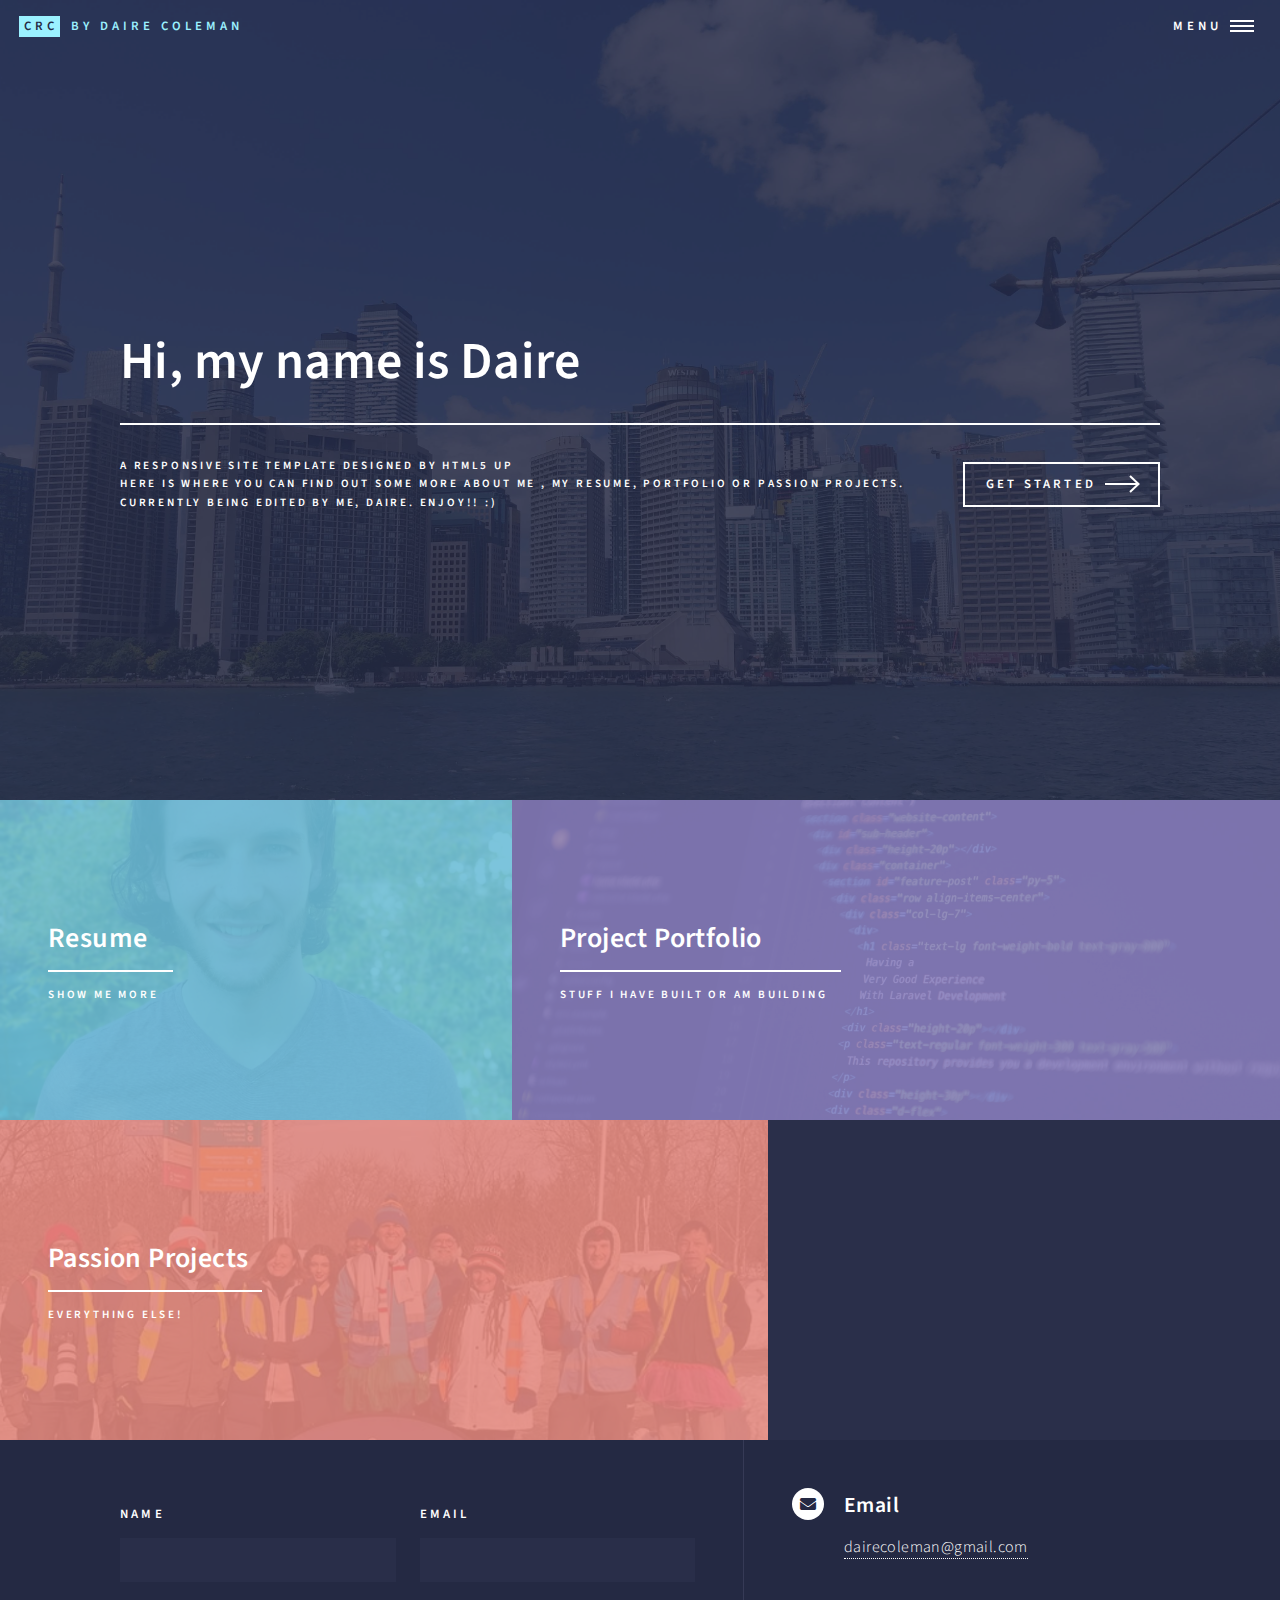
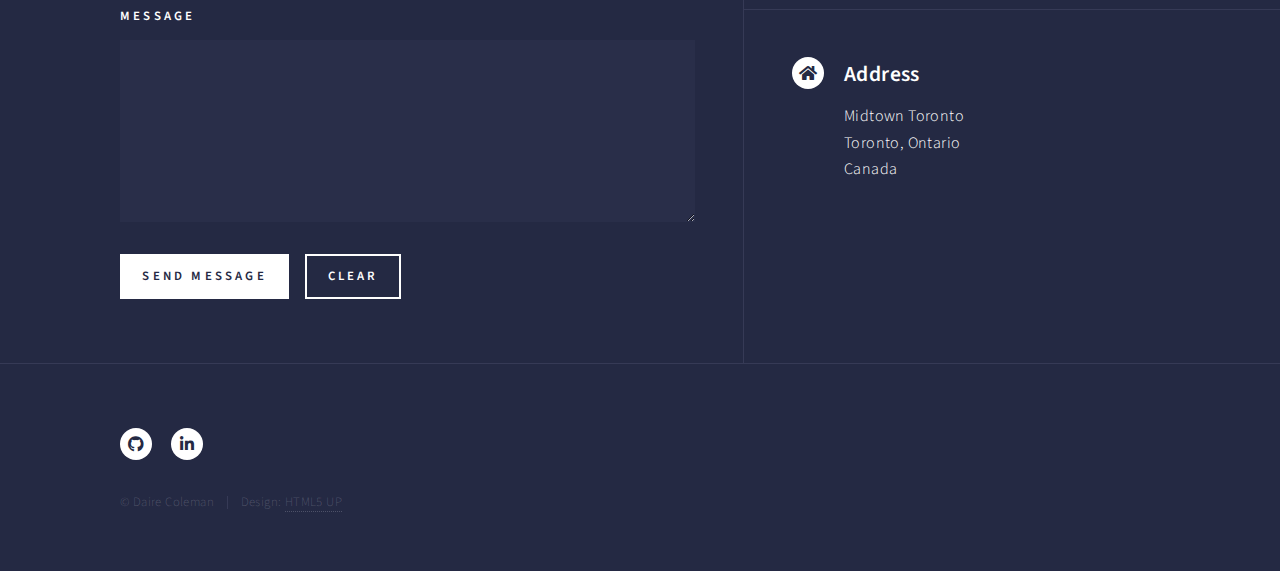
<file: index.html>
<!DOCTYPE HTML>
<!--
	Adapted by Daire Coleman from Forty by HTML5 UP
	html5up.net | @ajlkn
	Free for personal and commercial use under the CCA 3.0 license (html5up.net/license)
	
	This file, index.html is the homepage of the site and the first page people see. They get a brief, compelling overview and can drill down into my resume, portfolio or passion projects.
-->
<html>
	<head>
		<title>Daire Coleman - Personal Site</title>
		<meta charset="utf-8" />
		<meta name="viewport" content="width=device-width, initial-scale=1, user-scalable=no" />
		<link rel="stylesheet" href="assets/css/main.css" />
		<noscript><link rel="stylesheet" href="assets/css/noscript.css" /></noscript>
	</head>
	<body class="is-preload">

		<!-- Wrapper -->
			<div id="wrapper">

				<!-- Header -->
					<header id="header" class="alt">
						<a href="index.html" class="logo"><strong>CRC</strong> <span>by Daire Coleman</span></a>
						<nav>
							<a href="#menu">Menu</a>
						</nav>
					</header>

				<!-- Menu -->
					<nav id="menu">
						<ul class="links">
							<li><a href="index.html">Home</a></li>
							<li><a href="resume_landing.html">Resume</a></li>
							<li><a href="portfolio_landing.html">Project Portfolio</a></li>
							<li><a href="projects_landing.html">Passion Projects</a></li>
						</ul>
						<ul class="actions stacked">
							<li><a href="#one" class="button primary fit">Get Started</a></li>
							<li><a href="#contact" class="button fit">Contact</a></li>
						</ul>
					</nav>

				<!-- Banner -->
					<section id="banner" class="major">
						<div class="inner">
							<header class="major">
								<h1>Hi, my name is Daire</h1>
							</header>
							<div class="content">
								<p>A responsive site template designed by HTML5 UP<br />
								Here is where you can find out some more about me , my resume, portfolio or passion projects. Currently being edited by me, Daire. Enjoy!! :)</p>
								<ul class="actions">
									<li><a href="#one" class="button next scrolly">Get Started</a></li>
								</ul>
							</div>
						</div>
					</section>

				<!-- Main -->
					<div id="main">

						<!-- One -->
							<section id="one" class="tiles">
								<article>
									<span class="image">
										<img src="images/daire-resized.webp" alt="" />
									</span>
									<header class="major">
										<h3><a href="resume_landing.html" class="link">Resume</a></h3>
										<p>Show me more</p>
									</header>
								</article>
								<article>
									<span class="image">
										<img src="images/pythonbg.jpeg" alt="" />
									</span>
									<header class="major">
										<h3><a href="portfolio_landing.html" class="link">Project Portfolio</a></h3>
										<p>Stuff I have built or am building</p>
									</header>
								</article>
								<article>
									<span class="image">
										<img src="images/parkrun_volunteers.png" alt="" />
									</span>
									<header class="major">
										<h3><a href="projects_landing.html" class="link">Passion Projects</a></h3>
										<p>Everything Else!</p>
									</header>
								</article>
								<!--
									These are extra squares that I have no plans for rn

									<article>
								#	<span class="image">
								#		<img src="images/pic04.jpg" alt="" />
								#	</span>
								#	<header class="major">
								#		<h3><a href="landing.html" class="link">Ipsum</a></h3>
								#		<p>Nisl sed aliquam</p>
								#	</header>
								#</article>
								<article>
									<span class="image">
										<img src="images/pic05.jpg" alt="" />
									</span>
									<header class="major">
										<h3><a href="landing.html" class="link">Consequat</a></h3>
										<p>Ipsum dolor sit amet</p>
									</header>
								</article>
								<article>
									<span class="image">
										<img src="images/pic06.jpg" alt="" />
									</span>
									<header class="major">
										<h3><a href="landing.html" class="link">Etiam</a></h3>
										<p>Feugiat amet tempus</p>
									</header>
								</article>-->
							</section>
							<!-- not doing anything with this heading or paragraph rn either-->
						<!-- Two -->
						<!--
							<section id="two">
								<div class="inner">
									<header class="major">
										<h2>Massa libero</h2>
									</header>
									<p>Nullam et orci eu lorem consequat tincidunt vivamus et sagittis libero. Mauris aliquet magna magna sed nunc rhoncus pharetra. Pellentesque condimentum sem. In efficitur ligula tate urna. Maecenas laoreet massa vel lacinia pellentesque lorem ipsum dolor. Nullam et orci eu lorem consequat tincidunt. Vivamus et sagittis libero. Mauris aliquet magna magna sed nunc rhoncus amet pharetra et feugiat tempus.</p>
									<ul class="actions">
										<li><a href="landing.html" class="button next">Get Started</a></li>
									</ul>
								</div>
							</section>
							-->
					</div>

				<!-- Contact -->
					<section id="contact">
						<div class="inner">
							<section>
								<form method="post" action="#">
									<div class="fields">
										<div class="field half">
											<label for="name">Name</label>
											<input type="text" name="name" id="name" />
										</div>
										<div class="field half">
											<label for="email">Email</label>
											<input type="text" name="email" id="email" />
										</div>
										<div class="field">
											<label for="message">Message</label>
											<textarea name="message" id="message" rows="6"></textarea>
										</div>
									</div>
									<ul class="actions">
										<li><input type="submit" value="Send Message" class="primary" /></li>
										<li><input type="reset" value="Clear" /></li>
									</ul>
								</form>
							</section>
							<section class="split">
								<section>
									<div class="contact-method">
										<span class="icon solid alt fa-envelope"></span>
										<h3>Email</h3>
										<a href="#">dairecoleman@gmail.com</a>
									</div>
								</section>
								<section>
									<div class="contact-method">
										<span class="icon solid alt fa-home"></span>
										<h3>Address</h3>
										<span>Midtown Toronto<br />
										Toronto, Ontario<br />
										Canada</span>
									</div>
								</section>
							</section>
						</div>
					</section>

				<!-- Footer -->
					<footer id="footer">
						<div class="inner">
							<ul class="icons">
								<li><a href="https://github.com/dairecoleman" class="icon brands alt fa-github"><span class="label">GitHub</span></a></li>
								<li><a href="http://www.linkedin.com/in/daire-coleman" class="icon brands alt fa-linkedin-in"><span class="label">LinkedIn</span></a></li>
							</ul>
							<ul class="copyright">
								<li>&copy; Daire Coleman</li><li>Design: <a href="https://html5up.net">HTML5 UP</a></li>
							</ul>
						</div>
					</footer>

			</div>

		<!-- Scripts -->
			<script src="assets/js/jquery.min.js"></script>
			<script src="assets/js/jquery.scrolly.min.js"></script>
			<script src="assets/js/jquery.scrollex.min.js"></script>
			<script src="assets/js/browser.min.js"></script>
			<script src="assets/js/breakpoints.min.js"></script>
			<script src="assets/js/util.js"></script>
			<script src="assets/js/main.js"></script>

	</body>
</html>
</file>
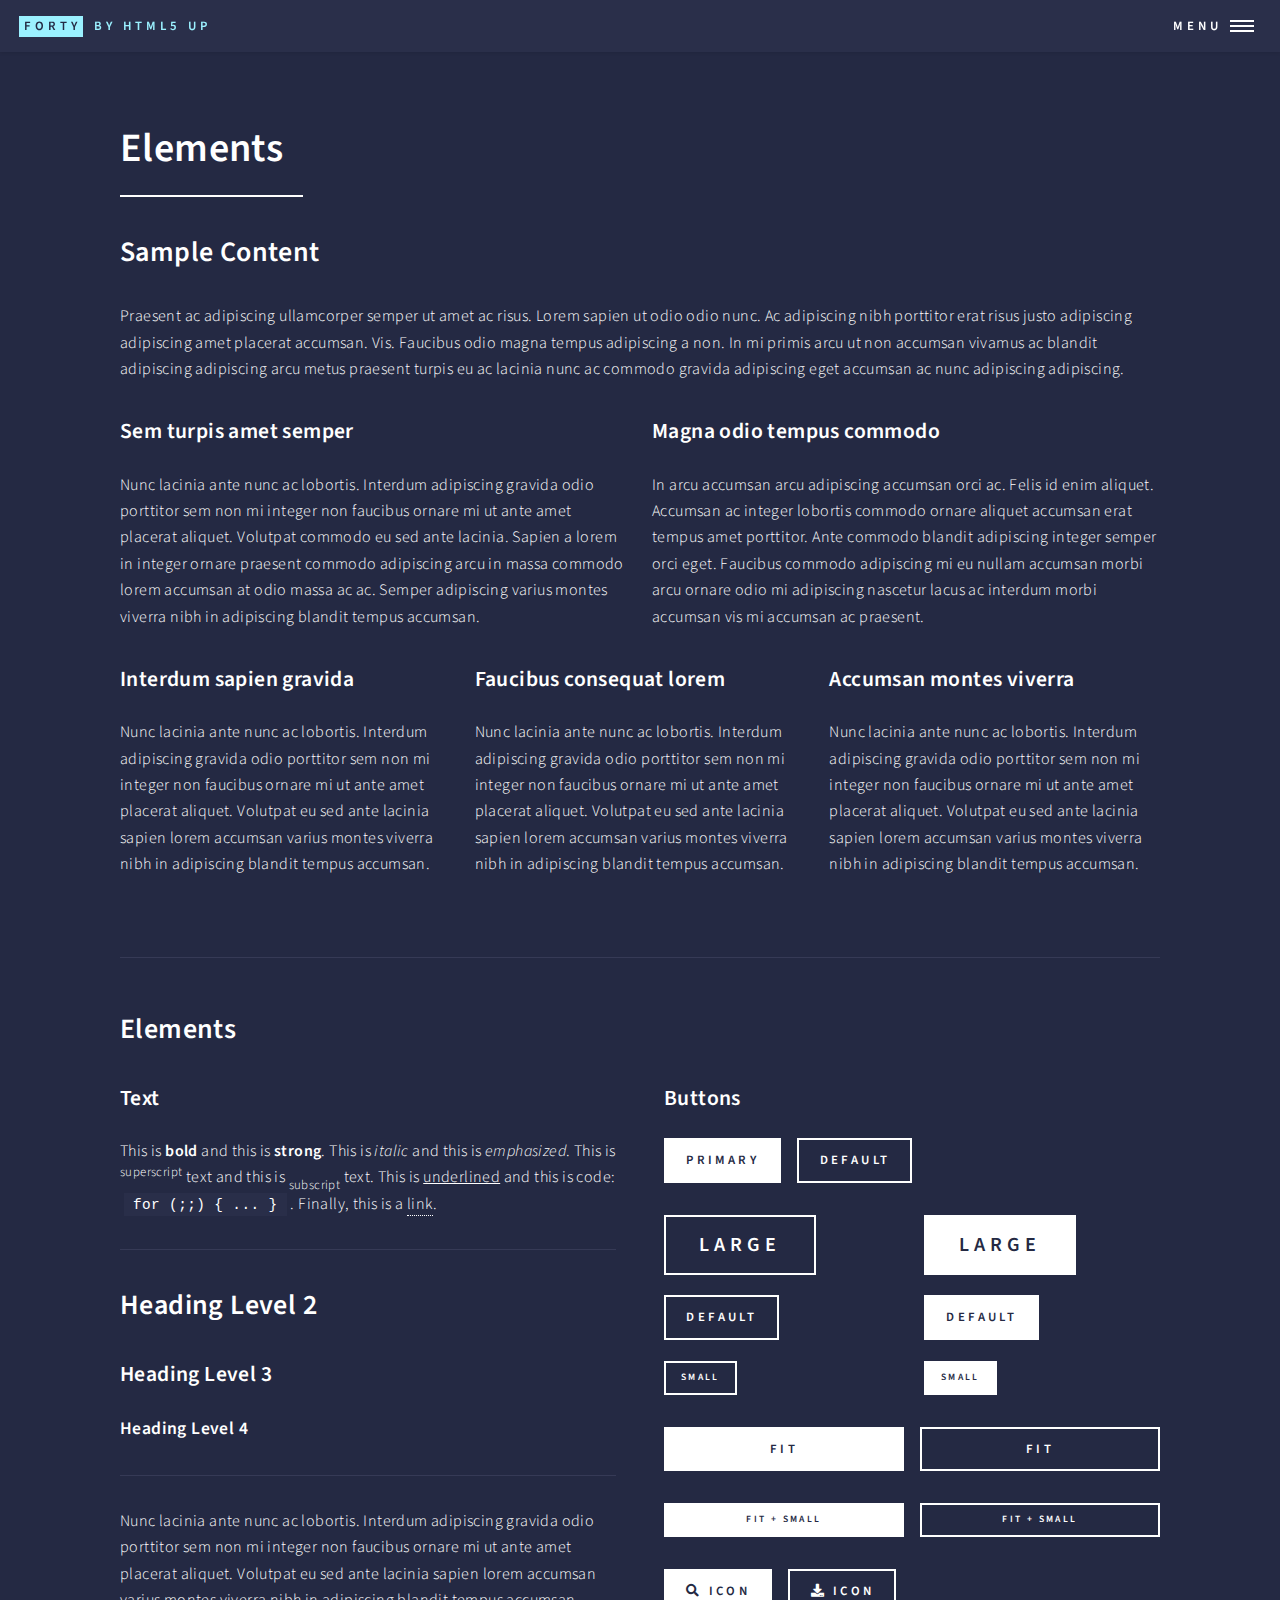
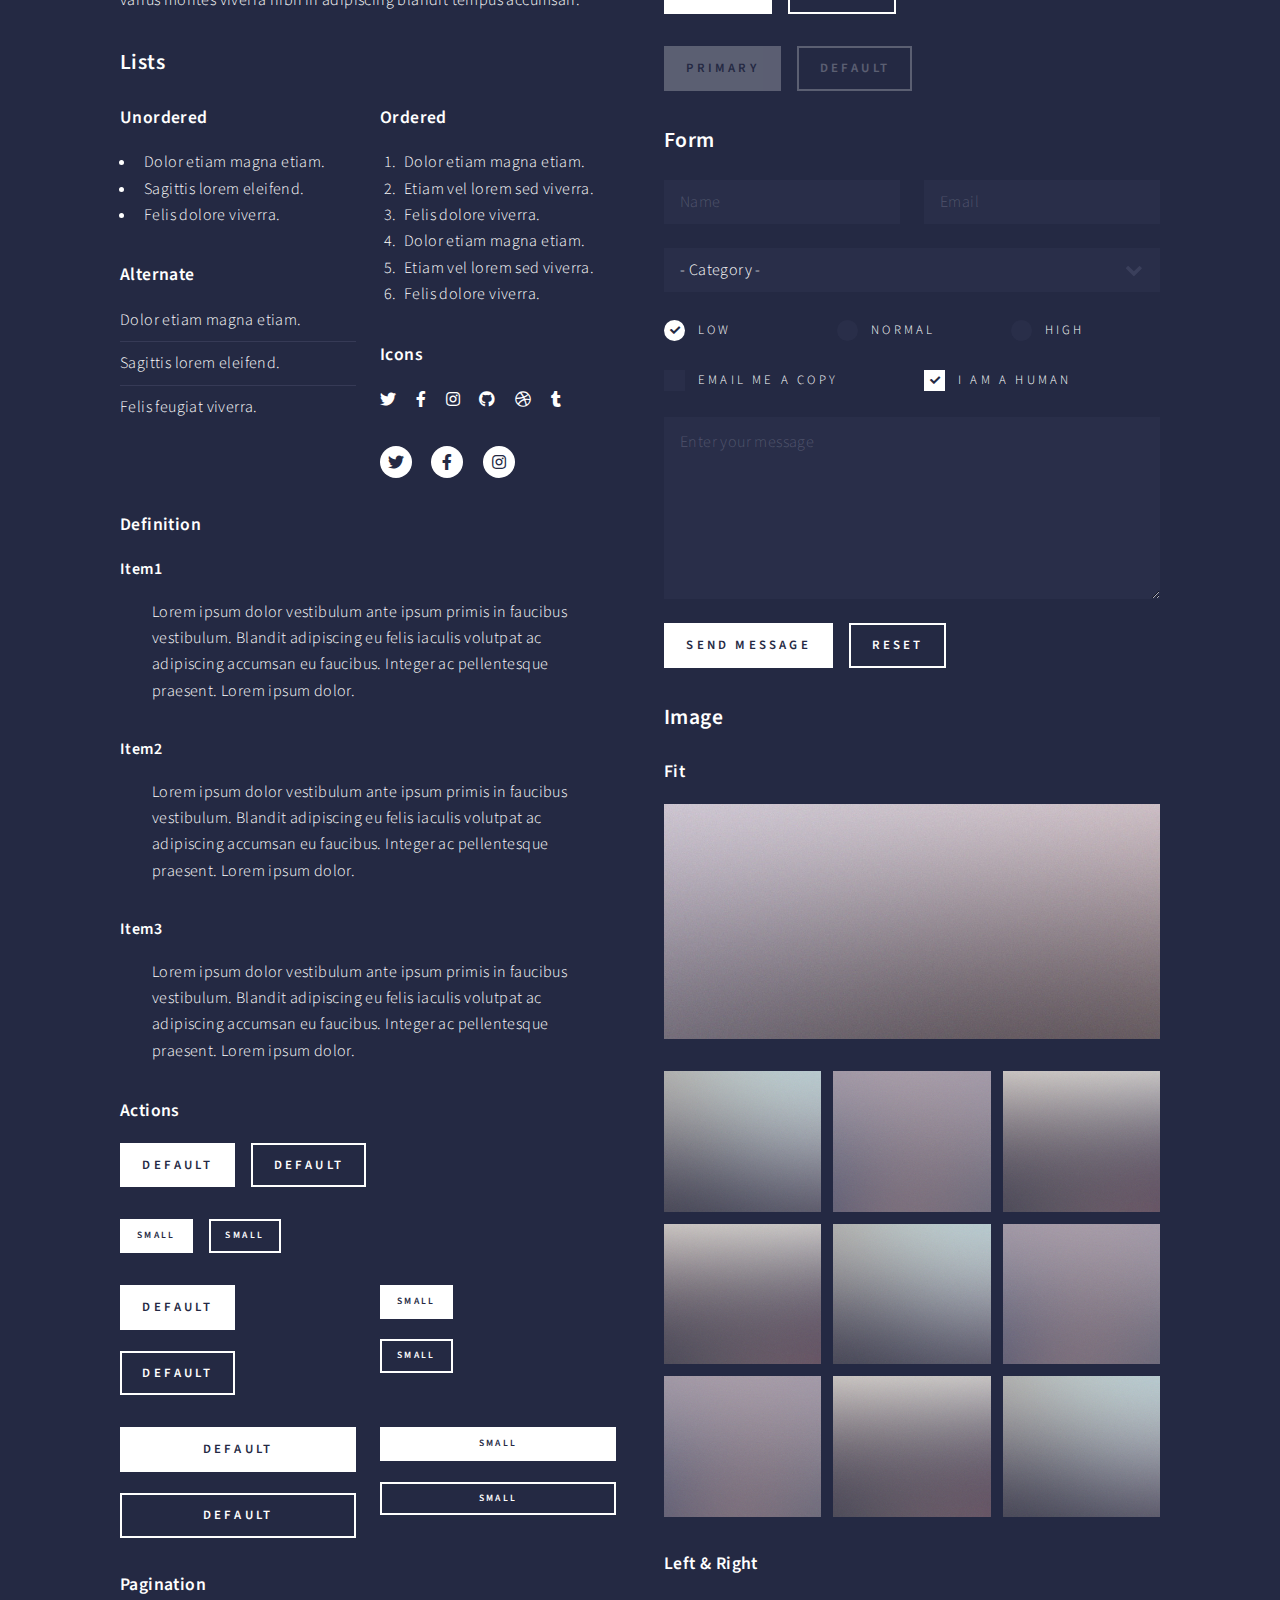
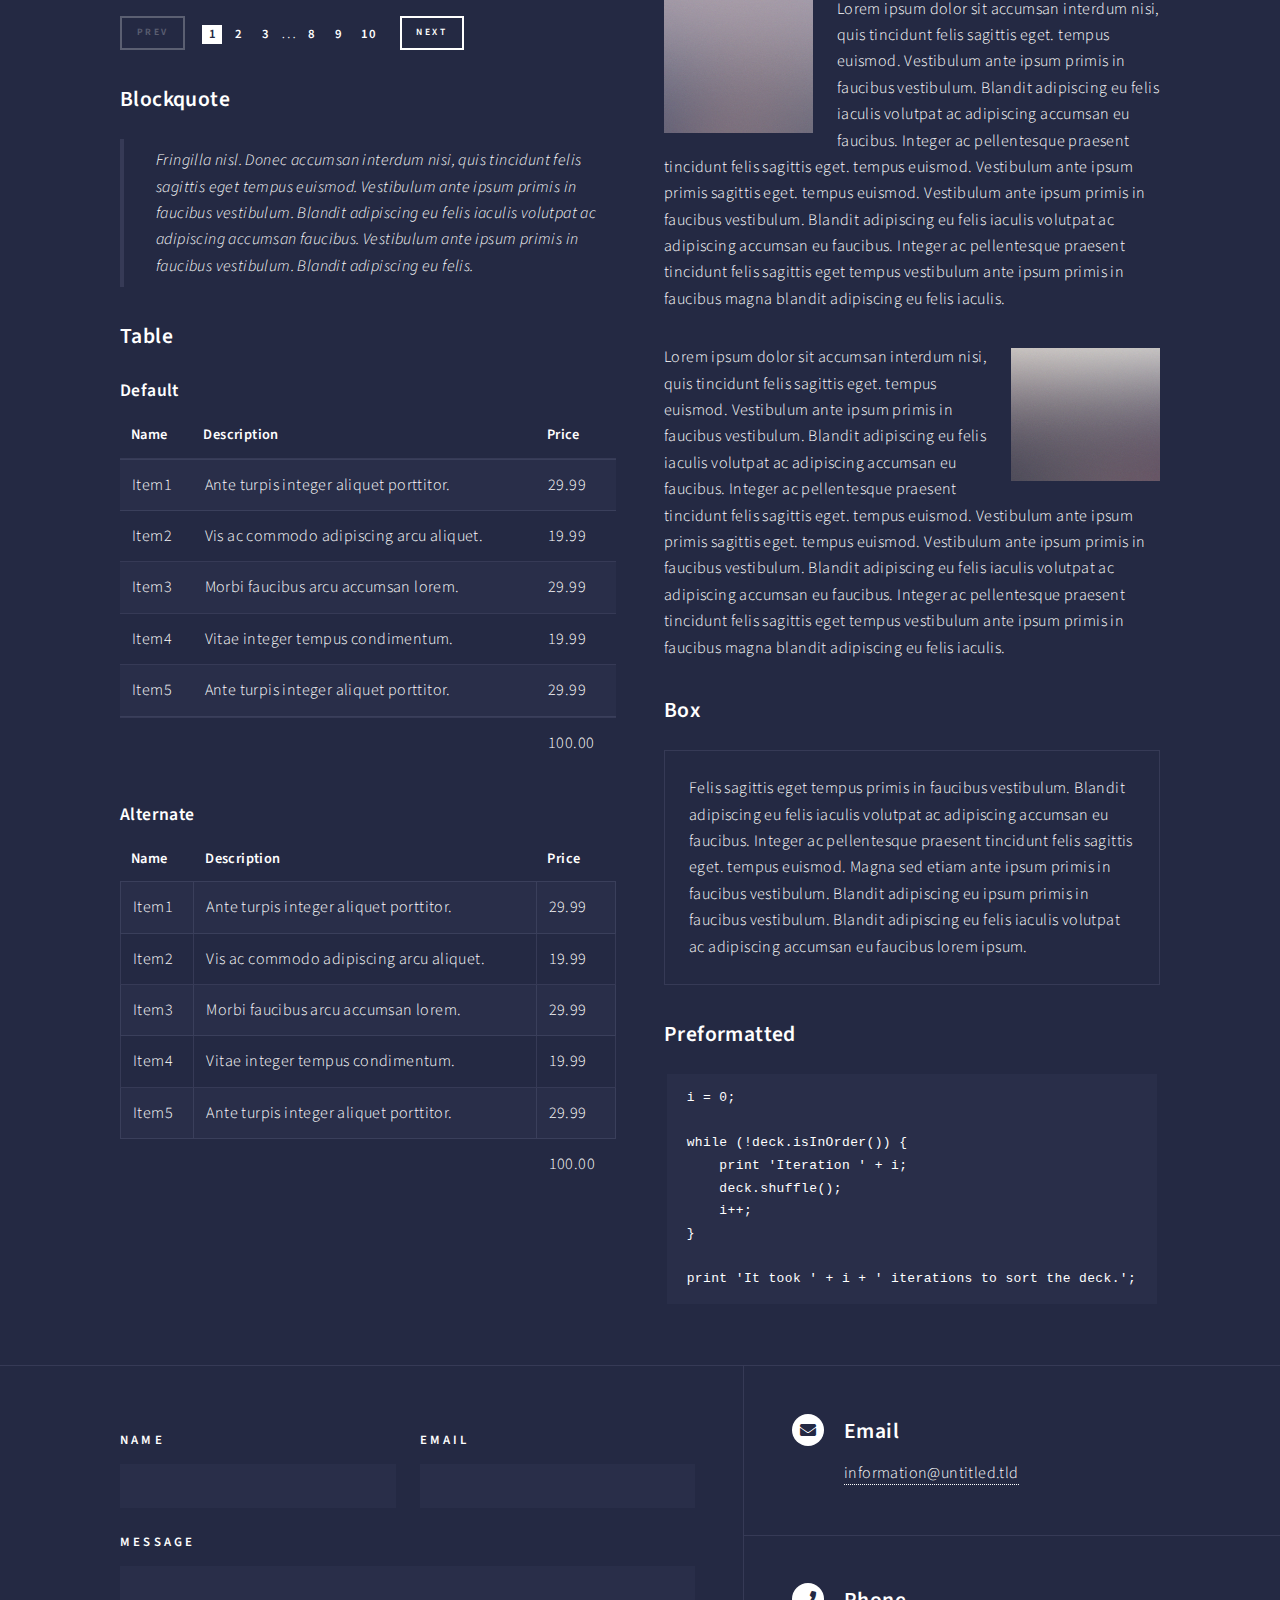
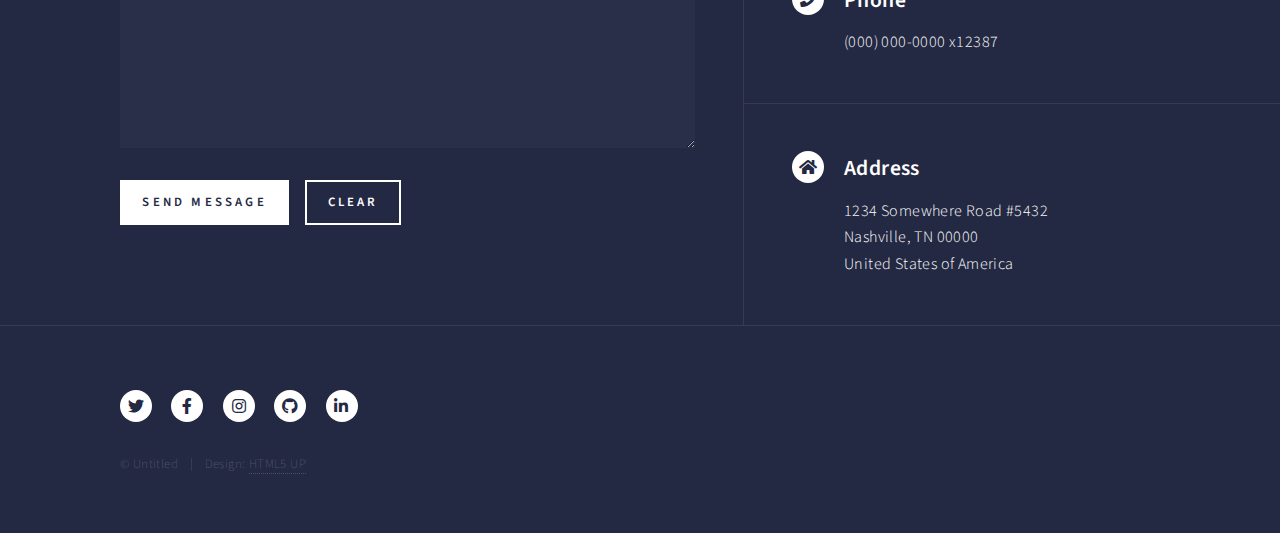
<file: elements.html>
<!DOCTYPE HTML>
<!--
	Forty by HTML5 UP
	html5up.net | @ajlkn
	Free for personal and commercial use under the CCA 3.0 license (html5up.net/license)
-->
<html>
	<head>
		<title>Elements - Forty by HTML5 UP</title>
		<meta charset="utf-8" />
		<meta name="viewport" content="width=device-width, initial-scale=1, user-scalable=no" />
		<link rel="stylesheet" href="assets/css/main.css" />
		<noscript><link rel="stylesheet" href="assets/css/noscript.css" /></noscript>
	</head>
	<body class="is-preload">

		<!-- Wrapper -->
			<div id="wrapper">

				<!-- Header -->
					<header id="header">
						<a href="index.html" class="logo"><strong>Forty</strong> <span>by HTML5 UP</span></a>
						<nav>
							<a href="#menu">Menu</a>
						</nav>
					</header>

				<!-- Menu -->
					<nav id="menu">
						<ul class="links">
							<li><a href="index.html">Home</a></li>
							<li><a href="landing.html">Landing</a></li>
							<li><a href="generic.html">Generic</a></li>
							<li><a href="elements.html">Elements</a></li>
						</ul>
						<ul class="actions stacked">
							<li><a href="#" class="button primary fit">Get Started</a></li>
							<li><a href="#" class="button fit">Log In</a></li>
						</ul>
					</nav>

				<!-- Main -->
					<div id="main" class="alt">

						<!-- One -->
							<section id="one">
								<div class="inner">
									<header class="major">
										<h1>Elements</h1>
									</header>

									<!-- Content -->
										<h2 id="content">Sample Content</h2>
										<p>Praesent ac adipiscing ullamcorper semper ut amet ac risus. Lorem sapien ut odio odio nunc. Ac adipiscing nibh porttitor erat risus justo adipiscing adipiscing amet placerat accumsan. Vis. Faucibus odio magna tempus adipiscing a non. In mi primis arcu ut non accumsan vivamus ac blandit adipiscing adipiscing arcu metus praesent turpis eu ac lacinia nunc ac commodo gravida adipiscing eget accumsan ac nunc adipiscing adipiscing.</p>
										<div class="row">
											<div class="col-6 col-12-small">
												<h3>Sem turpis amet semper</h3>
												<p>Nunc lacinia ante nunc ac lobortis. Interdum adipiscing gravida odio porttitor sem non mi integer non faucibus ornare mi ut ante amet placerat aliquet. Volutpat commodo eu sed ante lacinia. Sapien a lorem in integer ornare praesent commodo adipiscing arcu in massa commodo lorem accumsan at odio massa ac ac. Semper adipiscing varius montes viverra nibh in adipiscing blandit tempus accumsan.</p>
											</div>
											<div class="col-6 col-12-small">
												<h3>Magna odio tempus commodo</h3>
												<p>In arcu accumsan arcu adipiscing accumsan orci ac. Felis id enim aliquet. Accumsan ac integer lobortis commodo ornare aliquet accumsan erat tempus amet porttitor. Ante commodo blandit adipiscing integer semper orci eget. Faucibus commodo adipiscing mi eu nullam accumsan morbi arcu ornare odio mi adipiscing nascetur lacus ac interdum morbi accumsan vis mi accumsan ac praesent.</p>
											</div>
											<!-- Break -->
											<div class="col-4 col-12-medium">
												<h3>Interdum sapien gravida</h3>
												<p>Nunc lacinia ante nunc ac lobortis. Interdum adipiscing gravida odio porttitor sem non mi integer non faucibus ornare mi ut ante amet placerat aliquet. Volutpat eu sed ante lacinia sapien lorem accumsan varius montes viverra nibh in adipiscing blandit tempus accumsan.</p>
											</div>
											<div class="col-4 col-12-medium">
												<h3>Faucibus consequat lorem</h3>
												<p>Nunc lacinia ante nunc ac lobortis. Interdum adipiscing gravida odio porttitor sem non mi integer non faucibus ornare mi ut ante amet placerat aliquet. Volutpat eu sed ante lacinia sapien lorem accumsan varius montes viverra nibh in adipiscing blandit tempus accumsan.</p>
											</div>
											<div class="col-4 col-12-medium">
												<h3>Accumsan montes viverra</h3>
												<p>Nunc lacinia ante nunc ac lobortis. Interdum adipiscing gravida odio porttitor sem non mi integer non faucibus ornare mi ut ante amet placerat aliquet. Volutpat eu sed ante lacinia sapien lorem accumsan varius montes viverra nibh in adipiscing blandit tempus accumsan.</p>
											</div>
										</div>

									<hr class="major" />

									<!-- Elements -->
										<h2 id="elements">Elements</h2>
										<div class="row gtr-200">
											<div class="col-6 col-12-medium">

												<!-- Text stuff -->
													<h3>Text</h3>
													<p>This is <b>bold</b> and this is <strong>strong</strong>. This is <i>italic</i> and this is <em>emphasized</em>.
													This is <sup>superscript</sup> text and this is <sub>subscript</sub> text.
													This is <u>underlined</u> and this is code: <code>for (;;) { ... }</code>.
													Finally, this is a <a href="#">link</a>.</p>
													<hr />
													<h2>Heading Level 2</h2>
													<h3>Heading Level 3</h3>
													<h4>Heading Level 4</h4>
													<hr />
													<p>Nunc lacinia ante nunc ac lobortis. Interdum adipiscing gravida odio porttitor sem non mi integer non faucibus ornare mi ut ante amet placerat aliquet. Volutpat eu sed ante lacinia sapien lorem accumsan varius montes viverra nibh in adipiscing blandit tempus accumsan.</p>

												<!-- Lists -->
													<h3>Lists</h3>
													<div class="row">
														<div class="col-6 col-12-small">

															<h4>Unordered</h4>
															<ul>
																<li>Dolor etiam magna etiam.</li>
																<li>Sagittis lorem eleifend.</li>
																<li>Felis dolore viverra.</li>
															</ul>

															<h4>Alternate</h4>
															<ul class="alt">
																<li>Dolor etiam magna etiam.</li>
																<li>Sagittis lorem eleifend.</li>
																<li>Felis feugiat viverra.</li>
															</ul>

														</div>
														<div class="col-6 col-12-small">

															<h4>Ordered</h4>
															<ol>
																<li>Dolor etiam magna etiam.</li>
																<li>Etiam vel lorem sed viverra.</li>
																<li>Felis dolore viverra.</li>
																<li>Dolor etiam magna etiam.</li>
																<li>Etiam vel lorem sed viverra.</li>
																<li>Felis dolore viverra.</li>
															</ol>

															<h4>Icons</h4>
															<ul class="icons">
																<li><a href="#" class="icon brands fa-twitter"><span class="label">Twitter</span></a></li>
																<li><a href="#" class="icon brands fa-facebook-f"><span class="label">Facebook</span></a></li>
																<li><a href="#" class="icon brands fa-instagram"><span class="label">Instagram</span></a></li>
																<li><a href="#" class="icon brands fa-github"><span class="label">Github</span></a></li>
																<li><a href="#" class="icon brands fa-dribbble"><span class="label">Dribbble</span></a></li>
																<li><a href="#" class="icon brands fa-tumblr"><span class="label">Tumblr</span></a></li>
															</ul>
															<ul class="icons">
																<li><a href="#" class="icon brands alt fa-twitter"><span class="label">Twitter</span></a></li>
																<li><a href="#" class="icon brands alt fa-facebook-f"><span class="label">Facebook</span></a></li>
																<li><a href="#" class="icon brands alt fa-instagram"><span class="label">Instagram</span></a></li>
															</ul>

														</div>
													</div>
													<h4>Definition</h4>
													<dl>
														<dt>Item1</dt>
														<dd>
															<p>Lorem ipsum dolor vestibulum ante ipsum primis in faucibus vestibulum. Blandit adipiscing eu felis iaculis volutpat ac adipiscing accumsan eu faucibus. Integer ac pellentesque praesent. Lorem ipsum dolor.</p>
														</dd>
														<dt>Item2</dt>
														<dd>
															<p>Lorem ipsum dolor vestibulum ante ipsum primis in faucibus vestibulum. Blandit adipiscing eu felis iaculis volutpat ac adipiscing accumsan eu faucibus. Integer ac pellentesque praesent. Lorem ipsum dolor.</p>
														</dd>
														<dt>Item3</dt>
														<dd>
															<p>Lorem ipsum dolor vestibulum ante ipsum primis in faucibus vestibulum. Blandit adipiscing eu felis iaculis volutpat ac adipiscing accumsan eu faucibus. Integer ac pellentesque praesent. Lorem ipsum dolor.</p>
														</dd>
													</dl>

													<h4>Actions</h4>
													<ul class="actions">
														<li><a href="#" class="button primary">Default</a></li>
														<li><a href="#" class="button">Default</a></li>
													</ul>
													<ul class="actions small">
														<li><a href="#" class="button primary small">Small</a></li>
														<li><a href="#" class="button small">Small</a></li>
													</ul>
													<div class="row">
														<div class="col-6 col-12-small">
															<ul class="actions stacked">
																<li><a href="#" class="button primary">Default</a></li>
																<li><a href="#" class="button">Default</a></li>
															</ul>
														</div>
														<div class="col-6 col-12-small">
															<ul class="actions stacked">
																<li><a href="#" class="button primary small">Small</a></li>
																<li><a href="#" class="button small">Small</a></li>
															</ul>
														</div>
														<div class="col-6 col-12-small">
															<ul class="actions stacked">
																<li><a href="#" class="button primary fit">Default</a></li>
																<li><a href="#" class="button fit">Default</a></li>
															</ul>
														</div>
														<div class="col-6 col-12-small">
															<ul class="actions stacked">
																<li><a href="#" class="button primary small fit">Small</a></li>
																<li><a href="#" class="button small fit">Small</a></li>
															</ul>
														</div>
													</div>

													<h4>Pagination</h4>
													<ul class="pagination">
														<li><span class="button small disabled">Prev</span></li>
														<li><a href="#" class="page active">1</a></li>
														<li><a href="#" class="page">2</a></li>
														<li><a href="#" class="page">3</a></li>
														<li><span>&hellip;</span></li>
														<li><a href="#" class="page">8</a></li>
														<li><a href="#" class="page">9</a></li>
														<li><a href="#" class="page">10</a></li>
														<li><a href="#" class="button small">Next</a></li>
													</ul>

												<!-- Blockquote -->
													<h3>Blockquote</h3>
													<blockquote>Fringilla nisl. Donec accumsan interdum nisi, quis tincidunt felis sagittis eget tempus euismod. Vestibulum ante ipsum primis in faucibus vestibulum. Blandit adipiscing eu felis iaculis volutpat ac adipiscing accumsan faucibus. Vestibulum ante ipsum primis in faucibus vestibulum. Blandit adipiscing eu felis.</blockquote>

												<!-- Table -->
													<h3>Table</h3>

													<h4>Default</h4>
													<div class="table-wrapper">
														<table>
															<thead>
																<tr>
																	<th>Name</th>
																	<th>Description</th>
																	<th>Price</th>
																</tr>
															</thead>
															<tbody>
																<tr>
																	<td>Item1</td>
																	<td>Ante turpis integer aliquet porttitor.</td>
																	<td>29.99</td>
																</tr>
																<tr>
																	<td>Item2</td>
																	<td>Vis ac commodo adipiscing arcu aliquet.</td>
																	<td>19.99</td>
																</tr>
																<tr>
																	<td>Item3</td>
																	<td> Morbi faucibus arcu accumsan lorem.</td>
																	<td>29.99</td>
																</tr>
																<tr>
																	<td>Item4</td>
																	<td>Vitae integer tempus condimentum.</td>
																	<td>19.99</td>
																</tr>
																<tr>
																	<td>Item5</td>
																	<td>Ante turpis integer aliquet porttitor.</td>
																	<td>29.99</td>
																</tr>
															</tbody>
															<tfoot>
																<tr>
																	<td colspan="2"></td>
																	<td>100.00</td>
																</tr>
															</tfoot>
														</table>
													</div>

													<h4>Alternate</h4>
													<div class="table-wrapper">
														<table class="alt">
															<thead>
																<tr>
																	<th>Name</th>
																	<th>Description</th>
																	<th>Price</th>
																</tr>
															</thead>
															<tbody>
																<tr>
																	<td>Item1</td>
																	<td>Ante turpis integer aliquet porttitor.</td>
																	<td>29.99</td>
																</tr>
																<tr>
																	<td>Item2</td>
																	<td>Vis ac commodo adipiscing arcu aliquet.</td>
																	<td>19.99</td>
																</tr>
																<tr>
																	<td>Item3</td>
																	<td> Morbi faucibus arcu accumsan lorem.</td>
																	<td>29.99</td>
																</tr>
																<tr>
																	<td>Item4</td>
																	<td>Vitae integer tempus condimentum.</td>
																	<td>19.99</td>
																</tr>
																<tr>
																	<td>Item5</td>
																	<td>Ante turpis integer aliquet porttitor.</td>
																	<td>29.99</td>
																</tr>
															</tbody>
															<tfoot>
																<tr>
																	<td colspan="2"></td>
																	<td>100.00</td>
																</tr>
															</tfoot>
														</table>
													</div>

											</div>
											<div class="col-6 col-12-medium">

												<!-- Buttons -->
													<h3>Buttons</h3>
													<ul class="actions">
														<li><a href="#" class="button primary">Primary</a></li>
														<li><a href="#" class="button">Default</a></li>
													</ul>
													<div class="row">
														<div class="col-6 col-12-xsmall">
															<ul class="actions stacked">
																<li><a href="#" class="button large">Large</a></li>
																<li><a href="#" class="button">Default</a></li>
																<li><a href="#" class="button small">Small</a></li>
															</ul>
														</div>
														<div class="col-6 col-12-xsmall">
															<ul class="actions stacked">
																<li><a href="#" class="button primary large">Large</a></li>
																<li><a href="#" class="button primary">Default</a></li>
																<li><a href="#" class="button primary small">Small</a></li>
															</ul>
														</div>
													</div>
													<ul class="actions fit">
														<li><a href="#" class="button primary fit">Fit</a></li>
														<li><a href="#" class="button fit">Fit</a></li>
													</ul>
													<ul class="actions fit small">
														<li><a href="#" class="button primary fit small">Fit + Small</a></li>
														<li><a href="#" class="button fit small">Fit + Small</a></li>
													</ul>
													<ul class="actions">
														<li><a href="#" class="button primary icon solid fa-search">Icon</a></li>
														<li><a href="#" class="button icon solid fa-download">Icon</a></li>
													</ul>
													<ul class="actions">
														<li><span class="button primary disabled">Primary</span></li>
														<li><span class="button disabled">Default</span></li>
													</ul>

												<!-- Form -->
													<h3>Form</h3>

													<form method="post" action="#">
														<div class="row gtr-uniform">
															<div class="col-6 col-12-xsmall">
																<input type="text" name="demo-name" id="demo-name" value="" placeholder="Name" />
															</div>
															<div class="col-6 col-12-xsmall">
																<input type="email" name="demo-email" id="demo-email" value="" placeholder="Email" />
															</div>
															<!-- Break -->
															<div class="col-12">
																<select name="demo-category" id="demo-category">
																	<option value="">- Category -</option>
																	<option value="1">Manufacturing</option>
																	<option value="1">Shipping</option>
																	<option value="1">Administration</option>
																	<option value="1">Human Resources</option>
																</select>
															</div>
															<!-- Break -->
															<div class="col-4 col-12-small">
																<input type="radio" id="demo-priority-low" name="demo-priority" checked>
																<label for="demo-priority-low">Low</label>
															</div>
															<div class="col-4 col-12-small">
																<input type="radio" id="demo-priority-normal" name="demo-priority">
																<label for="demo-priority-normal">Normal</label>
															</div>
															<div class="col-4 col-12-small">
																<input type="radio" id="demo-priority-high" name="demo-priority">
																<label for="demo-priority-high">High</label>
															</div>
															<!-- Break -->
															<div class="col-6 col-12-small">
																<input type="checkbox" id="demo-copy" name="demo-copy">
																<label for="demo-copy">Email me a copy</label>
															</div>
															<div class="col-6 col-12-small">
																<input type="checkbox" id="demo-human" name="demo-human" checked>
																<label for="demo-human">I am a human</label>
															</div>
															<!-- Break -->
															<div class="col-12">
																<textarea name="demo-message" id="demo-message" placeholder="Enter your message" rows="6"></textarea>
															</div>
															<!-- Break -->
															<div class="col-12">
																<ul class="actions">
																	<li><input type="submit" value="Send Message" class="primary" /></li>
																	<li><input type="reset" value="Reset" /></li>
																</ul>
															</div>
														</div>
													</form>

												<!-- Image -->
													<h3>Image</h3>

													<h4>Fit</h4>
													<span class="image fit"><img src="images/pic03.jpg" alt="" /></span>
													<div class="box alt">
														<div class="row gtr-50 gtr-uniform">
															<div class="col-4"><span class="image fit"><img src="images/pic08.jpg" alt="" /></span></div>
															<div class="col-4"><span class="image fit"><img src="images/pic09.jpg" alt="" /></span></div>
															<div class="col-4"><span class="image fit"><img src="images/pic10.jpg" alt="" /></span></div>
															<!-- Break -->
															<div class="col-4"><span class="image fit"><img src="images/pic10.jpg" alt="" /></span></div>
															<div class="col-4"><span class="image fit"><img src="images/pic08.jpg" alt="" /></span></div>
															<div class="col-4"><span class="image fit"><img src="images/pic09.jpg" alt="" /></span></div>
															<!-- Break -->
															<div class="col-4"><span class="image fit"><img src="images/pic09.jpg" alt="" /></span></div>
															<div class="col-4"><span class="image fit"><img src="images/pic10.jpg" alt="" /></span></div>
															<div class="col-4"><span class="image fit"><img src="images/pic08.jpg" alt="" /></span></div>
														</div>
													</div>

													<h4>Left &amp; Right</h4>
													<p><span class="image left"><img src="images/pic09.jpg" alt="" /></span>Lorem ipsum dolor sit accumsan interdum nisi, quis tincidunt felis sagittis eget. tempus euismod. Vestibulum ante ipsum primis in faucibus vestibulum. Blandit adipiscing eu felis iaculis volutpat ac adipiscing accumsan eu faucibus. Integer ac pellentesque praesent tincidunt felis sagittis eget. tempus euismod. Vestibulum ante ipsum primis sagittis eget. tempus euismod. Vestibulum ante ipsum primis in faucibus vestibulum. Blandit adipiscing eu felis iaculis volutpat ac adipiscing accumsan eu faucibus. Integer ac pellentesque praesent tincidunt felis sagittis eget tempus vestibulum ante ipsum primis in faucibus magna blandit adipiscing eu felis iaculis.</p>
													<p><span class="image right"><img src="images/pic10.jpg" alt="" /></span>Lorem ipsum dolor sit accumsan interdum nisi, quis tincidunt felis sagittis eget. tempus euismod. Vestibulum ante ipsum primis in faucibus vestibulum. Blandit adipiscing eu felis iaculis volutpat ac adipiscing accumsan eu faucibus. Integer ac pellentesque praesent tincidunt felis sagittis eget. tempus euismod. Vestibulum ante ipsum primis sagittis eget. tempus euismod. Vestibulum ante ipsum primis in faucibus vestibulum. Blandit adipiscing eu felis iaculis volutpat ac adipiscing accumsan eu faucibus. Integer ac pellentesque praesent tincidunt felis sagittis eget tempus vestibulum ante ipsum primis in faucibus magna blandit adipiscing eu felis iaculis.</p>

												<!-- Box -->
													<h3>Box</h3>
													<div class="box">
														<p>Felis sagittis eget tempus primis in faucibus vestibulum. Blandit adipiscing eu felis iaculis volutpat ac adipiscing accumsan eu faucibus. Integer ac pellentesque praesent tincidunt felis sagittis eget. tempus euismod. Magna sed etiam ante ipsum primis in faucibus vestibulum. Blandit adipiscing eu ipsum primis in faucibus vestibulum. Blandit adipiscing eu felis iaculis volutpat ac adipiscing accumsan eu faucibus lorem ipsum.</p>
													</div>

												<!-- Preformatted Code -->
													<h3>Preformatted</h3>
													<pre><code>i = 0;

while (!deck.isInOrder()) {
    print 'Iteration ' + i;
    deck.shuffle();
    i++;
}

print 'It took ' + i + ' iterations to sort the deck.';
</code></pre>

											</div>
										</div>

								</div>
							</section>

					</div>

				<!-- Contact -->
					<section id="contact">
						<div class="inner">
							<section>
								<form method="post" action="#">
									<div class="fields">
										<div class="field half">
											<label for="name">Name</label>
											<input type="text" name="name" id="name" />
										</div>
										<div class="field half">
											<label for="email">Email</label>
											<input type="text" name="email" id="email" />
										</div>
										<div class="field">
											<label for="message">Message</label>
											<textarea name="message" id="message" rows="6"></textarea>
										</div>
									</div>
									<ul class="actions">
										<li><input type="submit" value="Send Message" class="primary" /></li>
										<li><input type="reset" value="Clear" /></li>
									</ul>
								</form>
							</section>
							<section class="split">
								<section>
									<div class="contact-method">
										<span class="icon solid alt fa-envelope"></span>
										<h3>Email</h3>
										<a href="#">information@untitled.tld</a>
									</div>
								</section>
								<section>
									<div class="contact-method">
										<span class="icon solid alt fa-phone"></span>
										<h3>Phone</h3>
										<span>(000) 000-0000 x12387</span>
									</div>
								</section>
								<section>
									<div class="contact-method">
										<span class="icon solid alt fa-home"></span>
										<h3>Address</h3>
										<span>1234 Somewhere Road #5432<br />
										Nashville, TN 00000<br />
										United States of America</span>
									</div>
								</section>
							</section>
						</div>
					</section>

				<!-- Footer -->
					<footer id="footer">
						<div class="inner">
							<ul class="icons">
								<li><a href="#" class="icon brands alt fa-twitter"><span class="label">Twitter</span></a></li>
								<li><a href="#" class="icon brands alt fa-facebook-f"><span class="label">Facebook</span></a></li>
								<li><a href="#" class="icon brands alt fa-instagram"><span class="label">Instagram</span></a></li>
								<li><a href="#" class="icon brands alt fa-github"><span class="label">GitHub</span></a></li>
								<li><a href="#" class="icon brands alt fa-linkedin-in"><span class="label">LinkedIn</span></a></li>
							</ul>
							<ul class="copyright">
								<li>&copy; Untitled</li><li>Design: <a href="https://html5up.net">HTML5 UP</a></li>
							</ul>
						</div>
					</footer>

			</div>

		<!-- Scripts -->
			<script src="assets/js/jquery.min.js"></script>
			<script src="assets/js/jquery.scrolly.min.js"></script>
			<script src="assets/js/jquery.scrollex.min.js"></script>
			<script src="assets/js/browser.min.js"></script>
			<script src="assets/js/breakpoints.min.js"></script>
			<script src="assets/js/util.js"></script>
			<script src="assets/js/main.js"></script>

	</body>
</html>
</file>
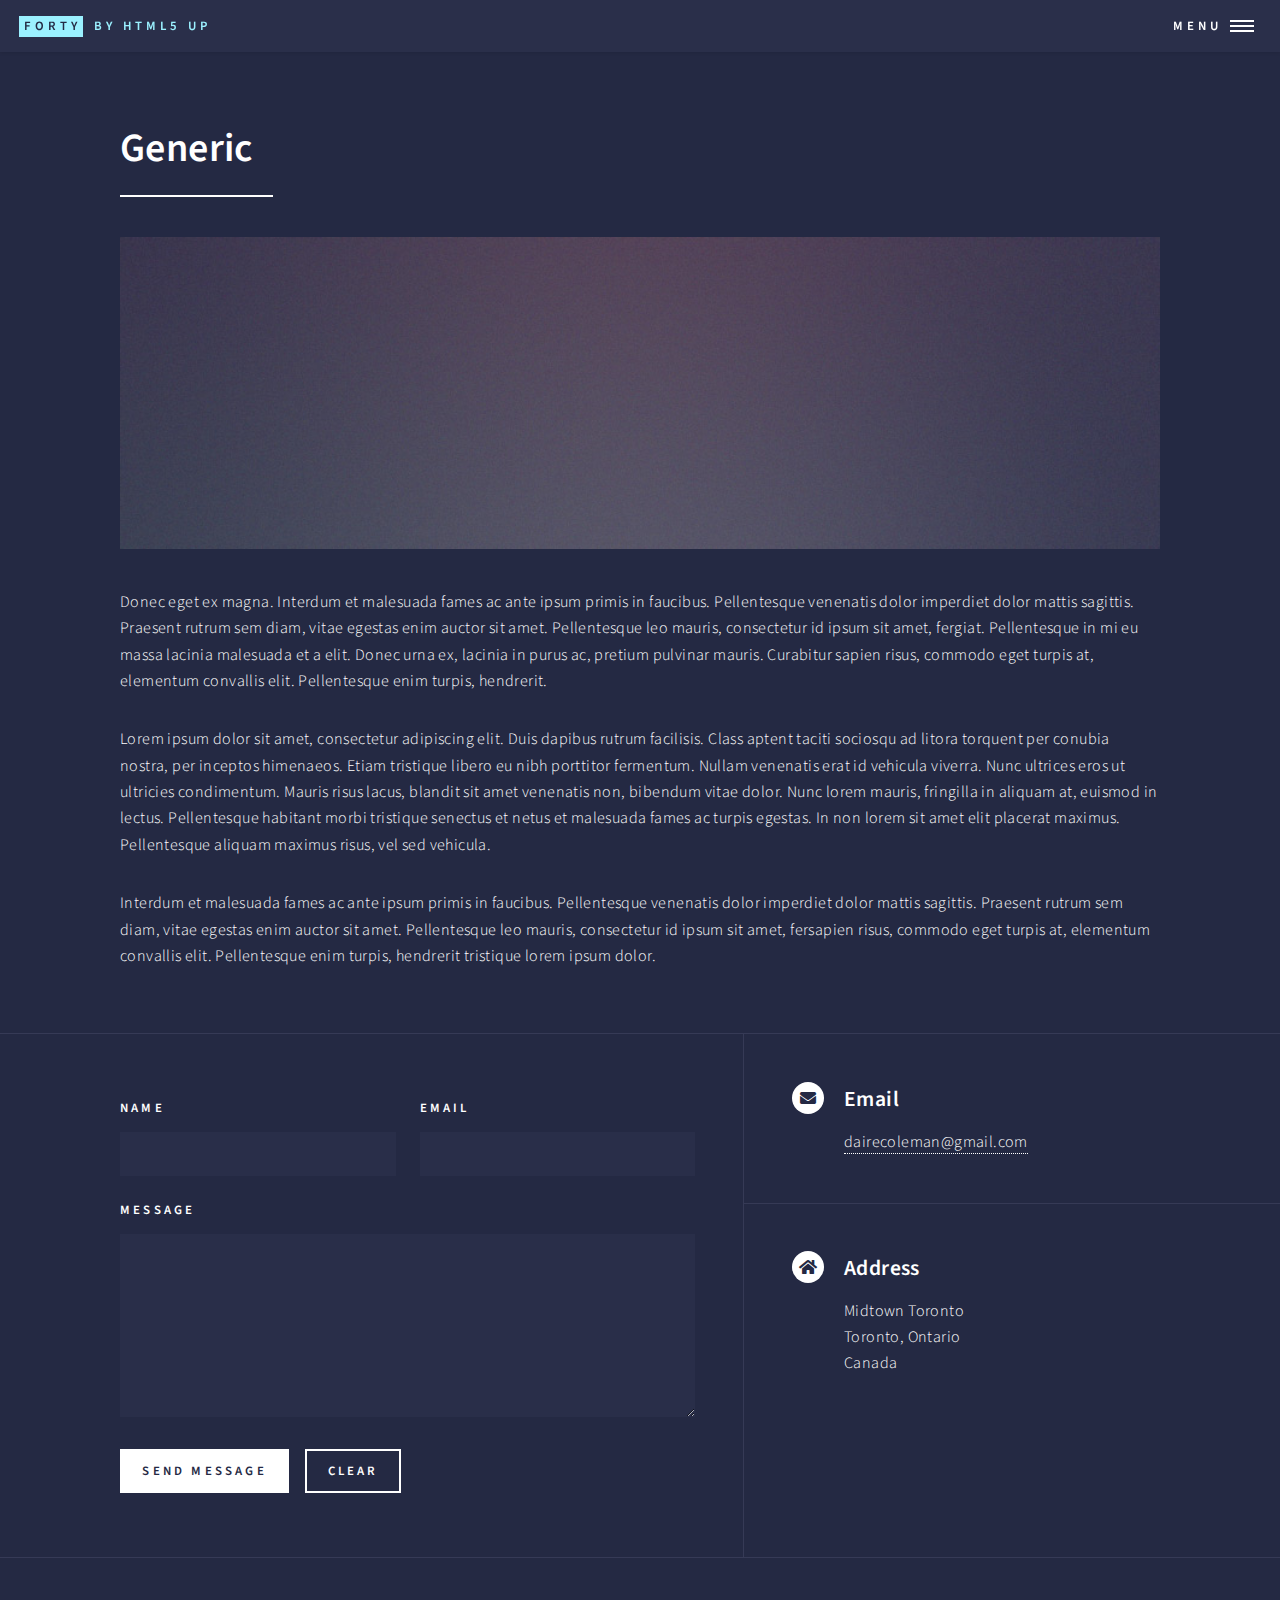
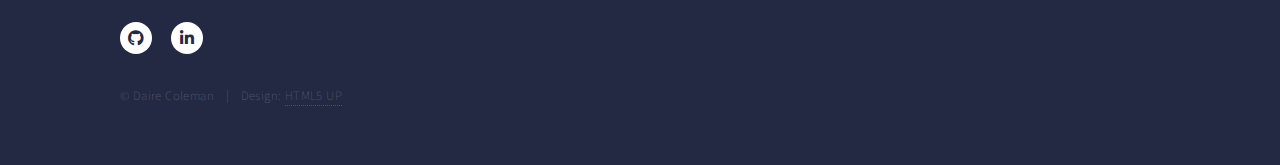
<file: generic.html>
<!DOCTYPE HTML>
<!--
	Forty by HTML5 UP
	html5up.net | @ajlkn
	Free for personal and commercial use under the CCA 3.0 license (html5up.net/license)
-->
<html>
	<head>
		<title>Generic - Forty by HTML5 UP</title>
		<meta charset="utf-8" />
		<meta name="viewport" content="width=device-width, initial-scale=1, user-scalable=no" />
		<link rel="stylesheet" href="assets/css/main.css" />
		<noscript><link rel="stylesheet" href="assets/css/noscript.css" /></noscript>
	</head>
	<body class="is-preload">

		<!-- Wrapper -->
			<div id="wrapper">

				<!-- Header -->
					<header id="header">
						<a href="index.html" class="logo"><strong>Forty</strong> <span>by HTML5 UP</span></a>
						<nav>
							<a href="#menu">Menu</a>
						</nav>
					</header>

				<!-- Menu -->
					<nav id="menu">
						<ul class="links">
							<li><a href="index.html">Home</a></li>
							<li><a href="landing.html">Landing</a></li>
							<li><a href="generic.html">Generic</a></li>
							<li><a href="elements.html">Elements</a></li>
						</ul>
						<ul class="actions stacked">
							<li><a href="#" class="button primary fit">Get Started</a></li>
							<li><a href="#" class="button fit">Log In</a></li>
						</ul>
					</nav>

				<!-- Main -->
					<div id="main" class="alt">

						<!-- One -->
							<section id="one">
								<div class="inner">
									<header class="major">
										<h1>Generic</h1>
									</header>
									<span class="image main"><img src="images/pic11.jpg" alt="" /></span>
									<p>Donec eget ex magna. Interdum et malesuada fames ac ante ipsum primis in faucibus. Pellentesque venenatis dolor imperdiet dolor mattis sagittis. Praesent rutrum sem diam, vitae egestas enim auctor sit amet. Pellentesque leo mauris, consectetur id ipsum sit amet, fergiat. Pellentesque in mi eu massa lacinia malesuada et a elit. Donec urna ex, lacinia in purus ac, pretium pulvinar mauris. Curabitur sapien risus, commodo eget turpis at, elementum convallis elit. Pellentesque enim turpis, hendrerit.</p>
									<p>Lorem ipsum dolor sit amet, consectetur adipiscing elit. Duis dapibus rutrum facilisis. Class aptent taciti sociosqu ad litora torquent per conubia nostra, per inceptos himenaeos. Etiam tristique libero eu nibh porttitor fermentum. Nullam venenatis erat id vehicula viverra. Nunc ultrices eros ut ultricies condimentum. Mauris risus lacus, blandit sit amet venenatis non, bibendum vitae dolor. Nunc lorem mauris, fringilla in aliquam at, euismod in lectus. Pellentesque habitant morbi tristique senectus et netus et malesuada fames ac turpis egestas. In non lorem sit amet elit placerat maximus. Pellentesque aliquam maximus risus, vel sed vehicula.</p>
									<p>Interdum et malesuada fames ac ante ipsum primis in faucibus. Pellentesque venenatis dolor imperdiet dolor mattis sagittis. Praesent rutrum sem diam, vitae egestas enim auctor sit amet. Pellentesque leo mauris, consectetur id ipsum sit amet, fersapien risus, commodo eget turpis at, elementum convallis elit. Pellentesque enim turpis, hendrerit tristique lorem ipsum dolor.</p>
								</div>
							</section>

					</div>

				<!-- Contact -->
					<section id="contact">
						<div class="inner">
							<section>
								<form method="post" action="#">
									<div class="fields">
										<div class="field half">
											<label for="name">Name</label>
											<input type="text" name="name" id="name" />
										</div>
										<div class="field half">
											<label for="email">Email</label>
											<input type="text" name="email" id="email" />
										</div>
										<div class="field">
											<label for="message">Message</label>
											<textarea name="message" id="message" rows="6"></textarea>
										</div>
									</div>
									<ul class="actions">
										<li><input type="submit" value="Send Message" class="primary" /></li>
										<li><input type="reset" value="Clear" /></li>
									</ul>
								</form>
							</section>
							<section class="split">
								<section>
									<div class="contact-method">
										<span class="icon solid alt fa-envelope"></span>
										<h3>Email</h3>
										<a href="#">dairecoleman@gmail.com</a>
									</div>
								</section>
								<section>
									<div class="contact-method">
										<span class="icon solid alt fa-home"></span>
										<h3>Address</h3>
										<span>Midtown Toronto<br />
										Toronto, Ontario<br />
										Canada</span>
									</div>
								</section>
							</section>
						</div>
					</section>

				<!-- Footer -->
					<footer id="footer">

						<div class="inner">
							<ul class="icons">
								<li><a href="https://github.com/dairecoleman" class="icon brands alt fa-github"><span class="label">GitHub</span></a></li>
								<li><a href="http://www.linkedin.com/in/daire-coleman" class="icon brands alt fa-linkedin-in"><span class="label">LinkedIn</span></a></li>
							</ul>
							<ul class="copyright">
								<li>&copy; Daire Coleman</li><li>Design: <a href="https://html5up.net">HTML5 UP</a></li>
							</ul>
						</div>
					</footer>

			</div>

		<!-- Scripts -->
			<script src="assets/js/jquery.min.js"></script>
			<script src="assets/js/jquery.scrolly.min.js"></script>
			<script src="assets/js/jquery.scrollex.min.js"></script>
			<script src="assets/js/browser.min.js"></script>
			<script src="assets/js/breakpoints.min.js"></script>
			<script src="assets/js/util.js"></script>
			<script src="assets/js/main.js"></script>

	</body>
</html>
</file>
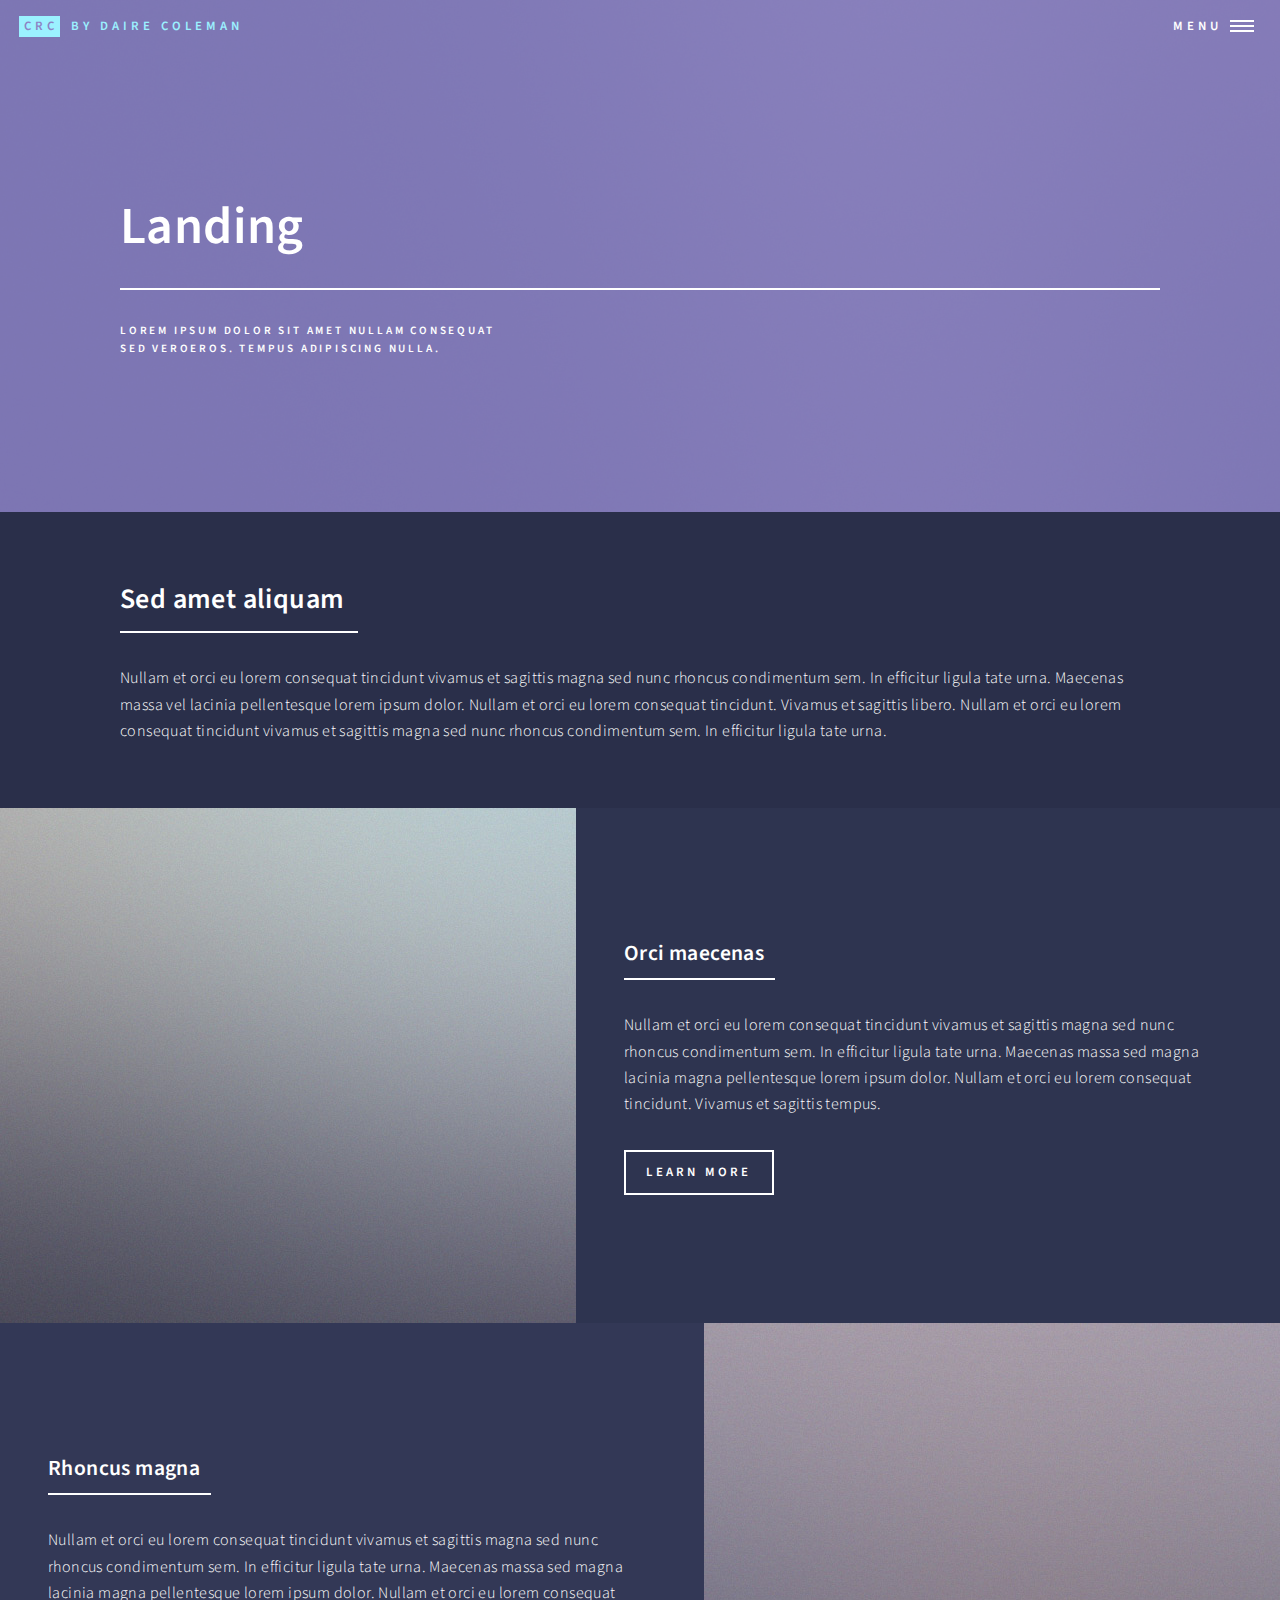
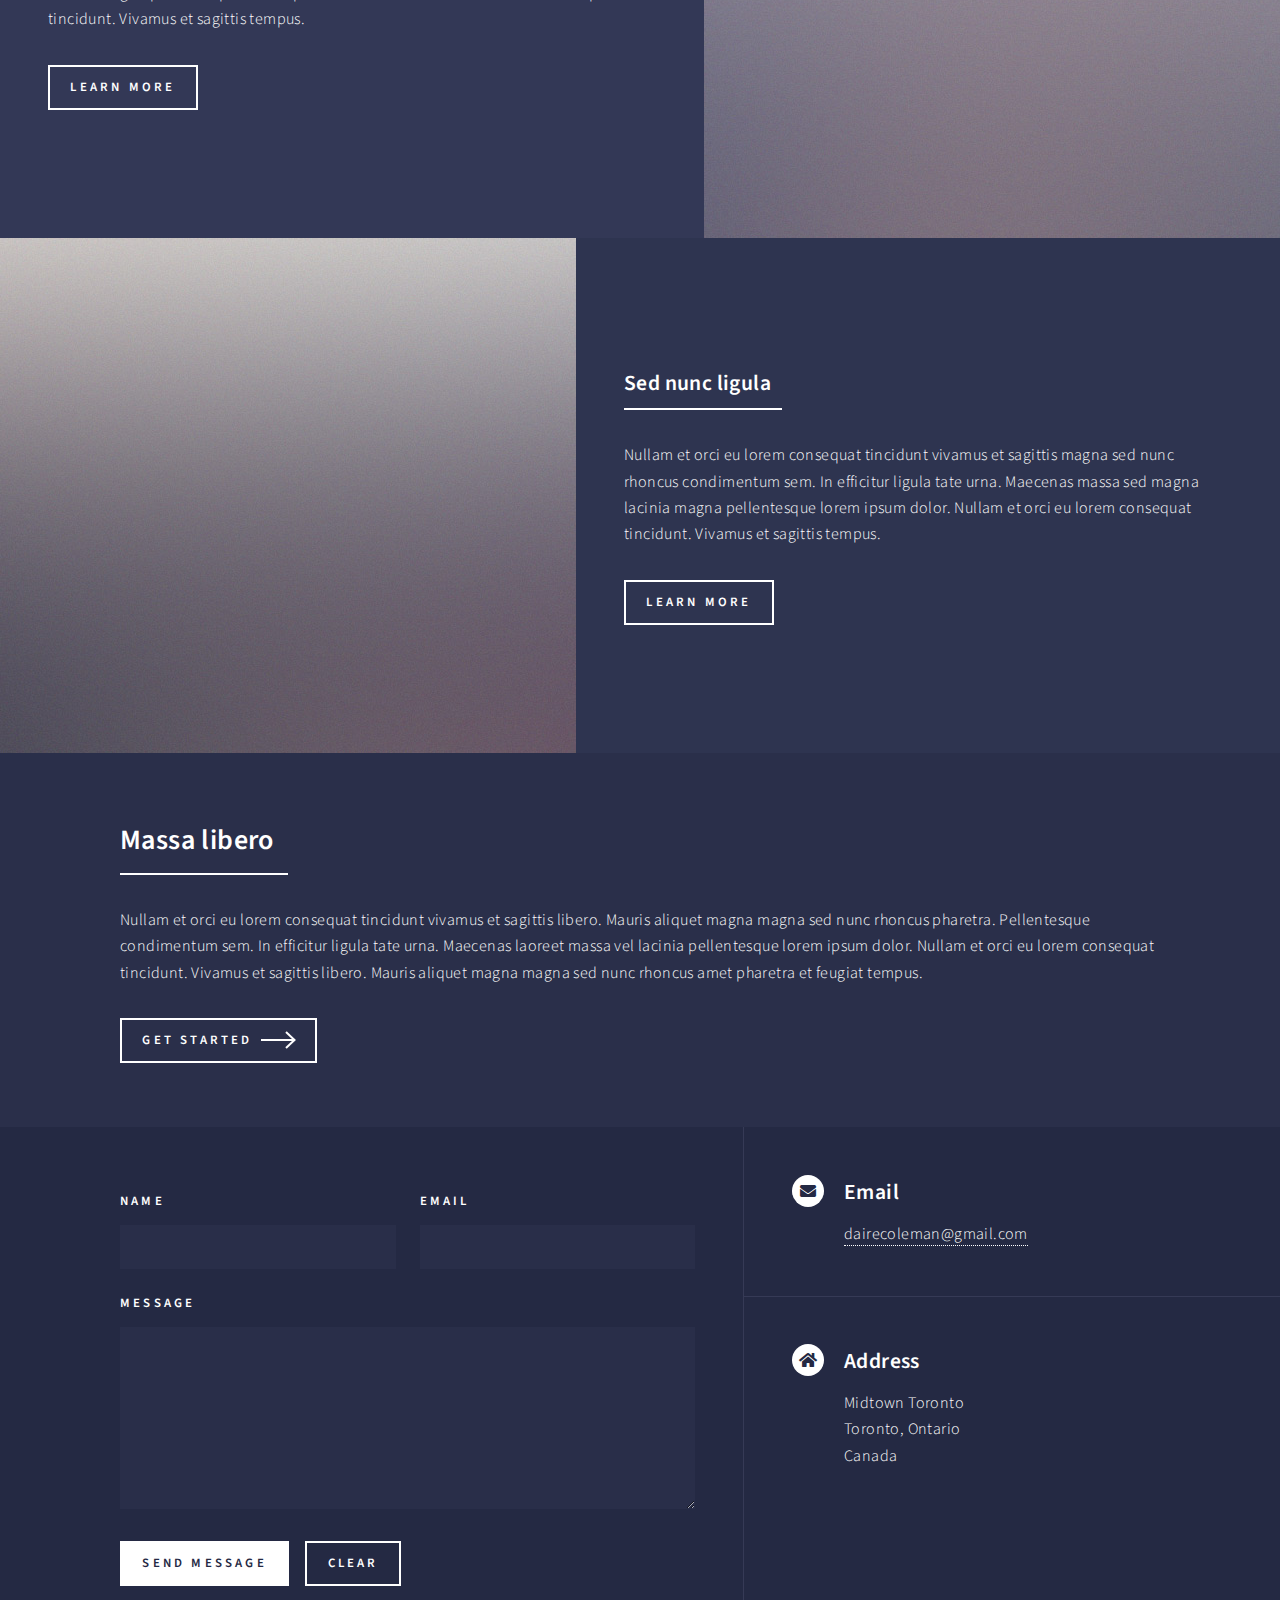
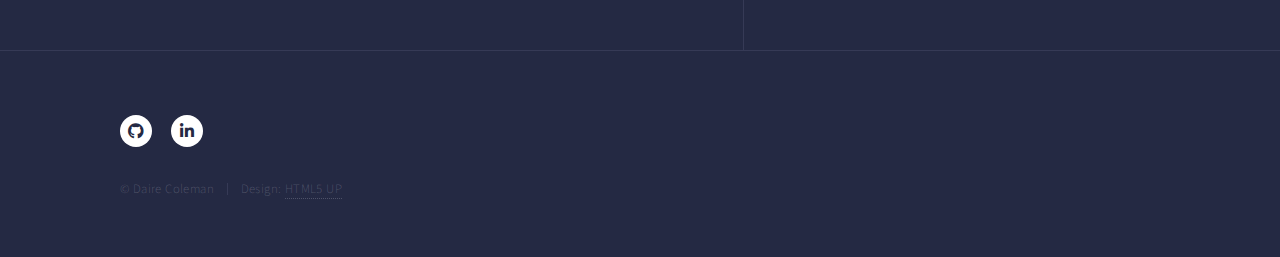
<file: landing.html>
<!DOCTYPE HTML>
<!--
	Forty by HTML5 UP
	html5up.net | @ajlkn
	Free for personal and commercial use under the CCA 3.0 license (html5up.net/license)
-->
<html>
	<head>
		<title>Landing - Daire Coleman</title>
		<meta charset="utf-8" />
		<meta name="viewport" content="width=device-width, initial-scale=1, user-scalable=no" />
		<link rel="stylesheet" href="assets/css/main.css" />
		<noscript><link rel="stylesheet" href="assets/css/noscript.css" /></noscript>
	</head>
	<body class="is-preload">

		<!-- Wrapper -->
			<div id="wrapper">

				<!-- Header -->
				<!-- Note: The "styleN" class below should match that of the banner element. -->
					<header id="header" class="alt style2">
						<a href="index.html" class="logo"><strong>CRC</strong> <span>by Daire Coleman</span></a>
						<nav>
							<a href="#menu">Menu</a>
						</nav>
					</header>

				<!-- Menu -->
					<nav id="menu">
						<ul class="links">
							<li><a href="index.html">Home</a></li>
							<li><a href="resume_landing.html">Resume</a></li>
							<li><a href="landing.html">Project Portfolio</a></li>
							<li><a href="landing.html">Passion Projects</a></li>
						</ul>
						<ul class="actions stacked">
							<li><a href="#one" class="button primary fit">Get Started</a></li>
							<li><a href="#contact" class="button fit">Contact</a></li>
						</ul>
					</nav>

				<!-- Banner -->
				<!-- Note: The "styleN" class below should match that of the header element. -->
					<section id="banner" class="style2">
						<div class="inner">
							<span class="image">
								<img src="images/pic07.jpg" alt="" />
							</span>
							<header class="major">
								<h1>Landing</h1>
							</header>
							<div class="content">
								<p>Lorem ipsum dolor sit amet nullam consequat<br />
								sed veroeros. tempus adipiscing nulla.</p>
							</div>
						</div>
					</section>

				<!-- Main -->
					<div id="main">

						<!-- One -->
							<section id="one">
								<div class="inner">
									<header class="major">
										<h2>Sed amet aliquam</h2>
									</header>
									<p>Nullam et orci eu lorem consequat tincidunt vivamus et sagittis magna sed nunc rhoncus condimentum sem. In efficitur ligula tate urna. Maecenas massa vel lacinia pellentesque lorem ipsum dolor. Nullam et orci eu lorem consequat tincidunt. Vivamus et sagittis libero. Nullam et orci eu lorem consequat tincidunt vivamus et sagittis magna sed nunc rhoncus condimentum sem. In efficitur ligula tate urna.</p>
								</div>
							</section>

						<!-- Two -->
							<section id="two" class="spotlights">
								<section>
									<a href="generic.html" class="image">
										<img src="images/pic08.jpg" alt="" data-position="center center" />
									</a>
									<div class="content">
										<div class="inner">
											<header class="major">
												<h3>Orci maecenas</h3>
											</header>
											<p>Nullam et orci eu lorem consequat tincidunt vivamus et sagittis magna sed nunc rhoncus condimentum sem. In efficitur ligula tate urna. Maecenas massa sed magna lacinia magna pellentesque lorem ipsum dolor. Nullam et orci eu lorem consequat tincidunt. Vivamus et sagittis tempus.</p>
											<ul class="actions">
												<li><a href="generic.html" class="button">Learn more</a></li>
											</ul>
										</div>
									</div>
								</section>
								<section>
									<a href="generic.html" class="image">
										<img src="images/pic09.jpg" alt="" data-position="top center" />
									</a>
									<div class="content">
										<div class="inner">
											<header class="major">
												<h3>Rhoncus magna</h3>
											</header>
											<p>Nullam et orci eu lorem consequat tincidunt vivamus et sagittis magna sed nunc rhoncus condimentum sem. In efficitur ligula tate urna. Maecenas massa sed magna lacinia magna pellentesque lorem ipsum dolor. Nullam et orci eu lorem consequat tincidunt. Vivamus et sagittis tempus.</p>
											<ul class="actions">
												<li><a href="generic.html" class="button">Learn more</a></li>
											</ul>
										</div>
									</div>
								</section>
								<section>
									<a href="generic.html" class="image">
										<img src="images/pic10.jpg" alt="" data-position="25% 25%" />
									</a>
									<div class="content">
										<div class="inner">
											<header class="major">
												<h3>Sed nunc ligula</h3>
											</header>
											<p>Nullam et orci eu lorem consequat tincidunt vivamus et sagittis magna sed nunc rhoncus condimentum sem. In efficitur ligula tate urna. Maecenas massa sed magna lacinia magna pellentesque lorem ipsum dolor. Nullam et orci eu lorem consequat tincidunt. Vivamus et sagittis tempus.</p>
											<ul class="actions">
												<li><a href="generic.html" class="button">Learn more</a></li>
											</ul>
										</div>
									</div>
								</section>
							</section>

						<!-- Three -->
							<section id="three">
								<div class="inner">
									<header class="major">
										<h2>Massa libero</h2>
									</header>
									<p>Nullam et orci eu lorem consequat tincidunt vivamus et sagittis libero. Mauris aliquet magna magna sed nunc rhoncus pharetra. Pellentesque condimentum sem. In efficitur ligula tate urna. Maecenas laoreet massa vel lacinia pellentesque lorem ipsum dolor. Nullam et orci eu lorem consequat tincidunt. Vivamus et sagittis libero. Mauris aliquet magna magna sed nunc rhoncus amet pharetra et feugiat tempus.</p>
									<ul class="actions">
										<li><a href="generic.html" class="button next">Get Started</a></li>
									</ul>
								</div>
							</section>

					</div>

				<!-- Contact -->
					<section id="contact">
						<div class="inner">
							<section>
								<form method="post" action="#">
									<div class="fields">
										<div class="field half">
											<label for="name">Name</label>
											<input type="text" name="name" id="name" />
										</div>
										<div class="field half">
											<label for="email">Email</label>
											<input type="text" name="email" id="email" />
										</div>
										<div class="field">
											<label for="message">Message</label>
											<textarea name="message" id="message" rows="6"></textarea>
										</div>
									</div>
									<ul class="actions">
										<li><input type="submit" value="Send Message" class="primary" /></li>
										<li><input type="reset" value="Clear" /></li>
									</ul>
								</form>
							</section>
							<section class="split">
								<section>
									<div class="contact-method">
										<span class="icon solid alt fa-envelope"></span>
										<h3>Email</h3>
										<a href="#">dairecoleman@gmail.com</a>
									</div>
								</section>
								<section>
									<div class="contact-method">
										<span class="icon solid alt fa-home"></span>
										<h3>Address</h3>
										<span>Midtown Toronto<br />
										Toronto, Ontario<br />
										Canada</span>
									</div>
								</section>
							</section>
						</div>
					</section>

				<!-- Footer -->
					<footer id="footer">

						<div class="inner">
							<ul class="icons">
								<li><a href="https://github.com/dairecoleman" class="icon brands alt fa-github"><span class="label">GitHub</span></a></li>
								<li><a href="http://www.linkedin.com/in/daire-coleman" class="icon brands alt fa-linkedin-in"><span class="label">LinkedIn</span></a></li>
							</ul>
							<ul class="copyright">
								<li>&copy; Daire Coleman</li><li>Design: <a href="https://html5up.net">HTML5 UP</a></li>
							</ul>
						</div>
					</footer>

			</div>

		<!-- Scripts -->
			<script src="assets/js/jquery.min.js"></script>
			<script src="assets/js/jquery.scrolly.min.js"></script>
			<script src="assets/js/jquery.scrollex.min.js"></script>
			<script src="assets/js/browser.min.js"></script>
			<script src="assets/js/breakpoints.min.js"></script>
			<script src="assets/js/util.js"></script>
			<script src="assets/js/main.js"></script>

	</body>
</html>
</file>
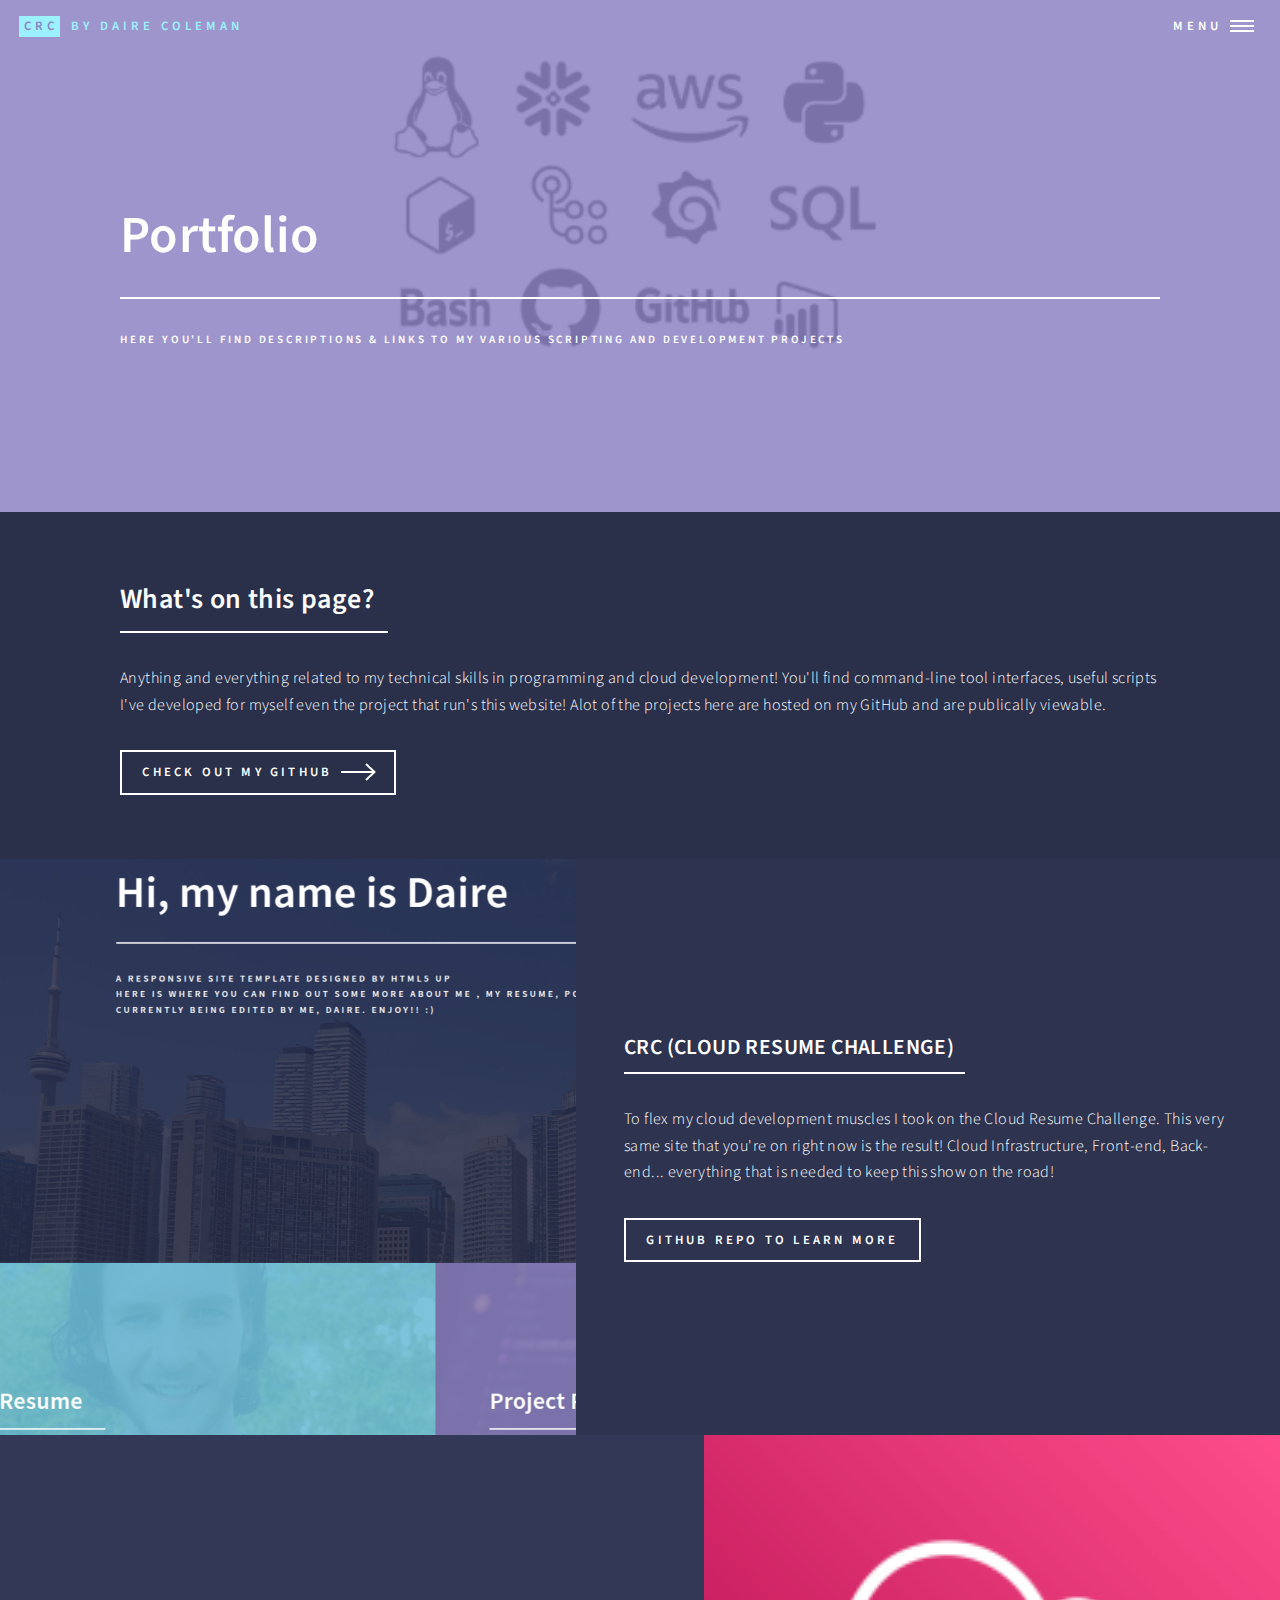
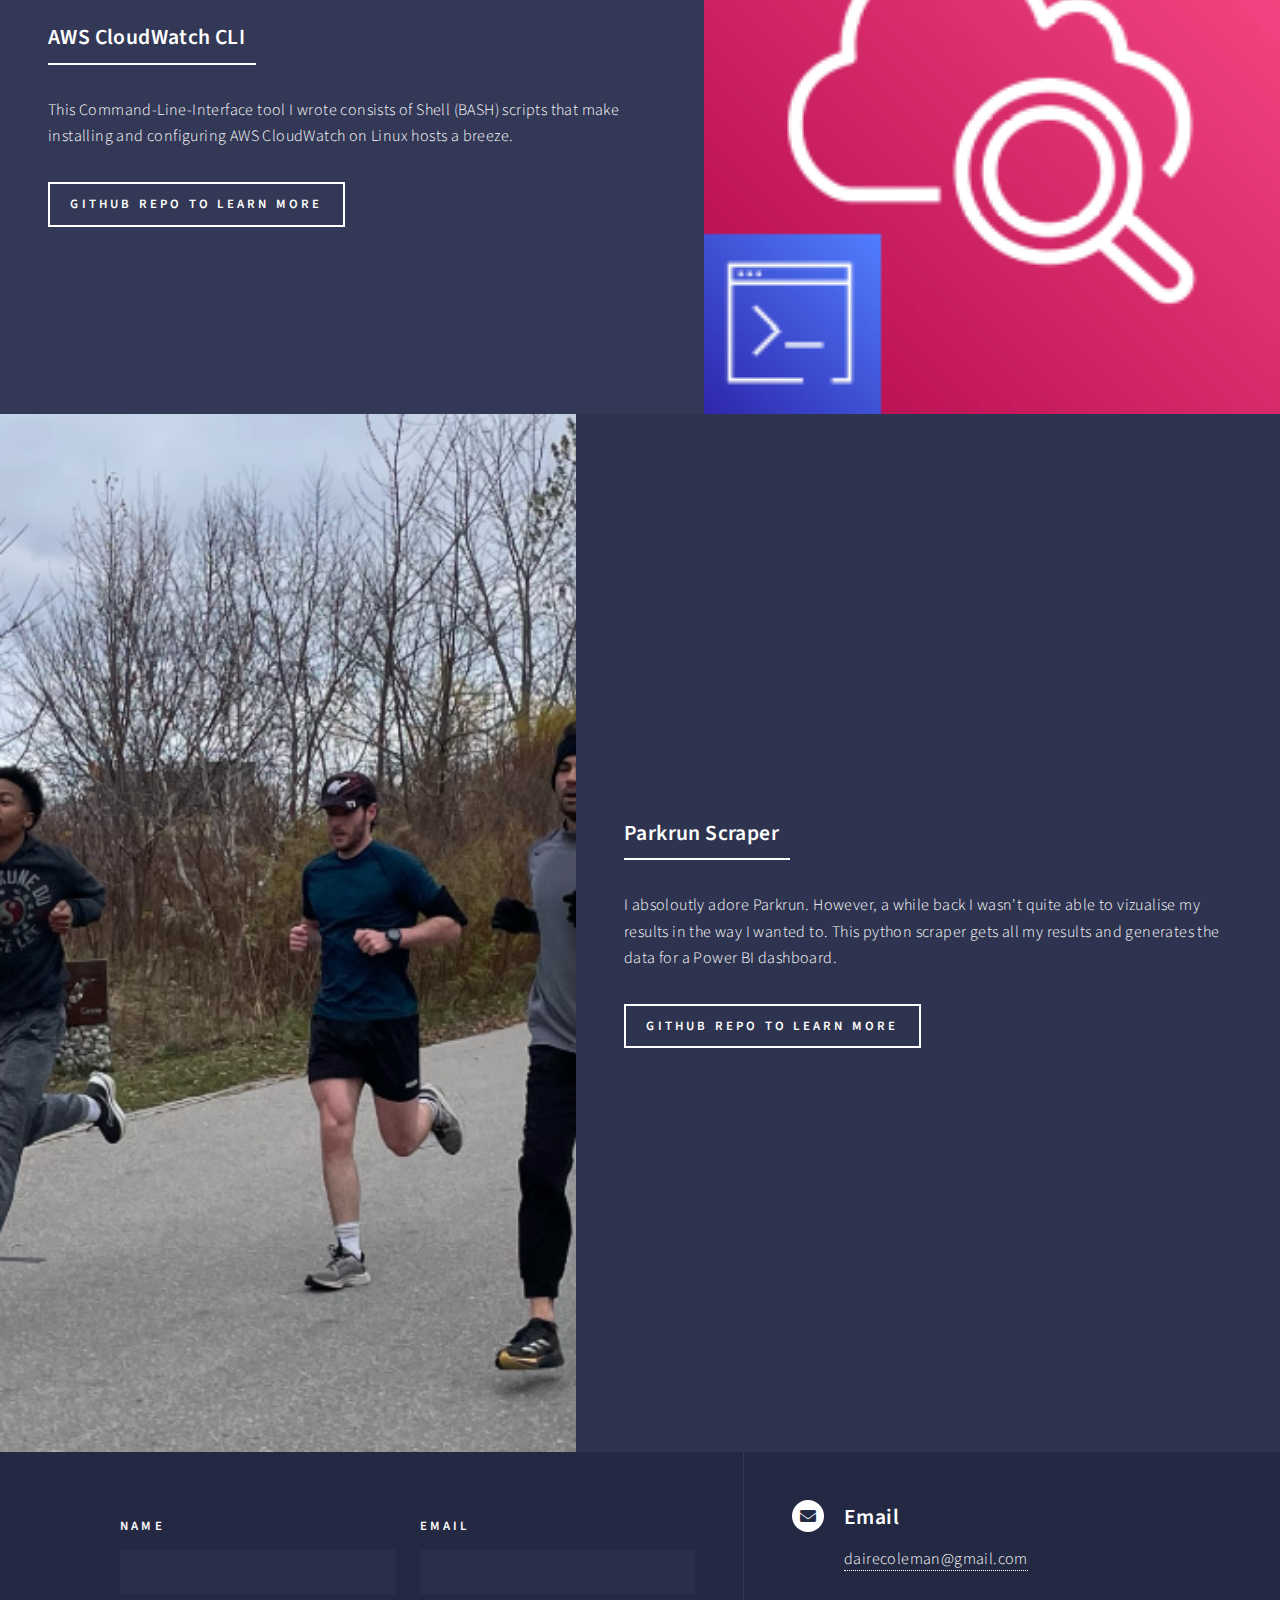
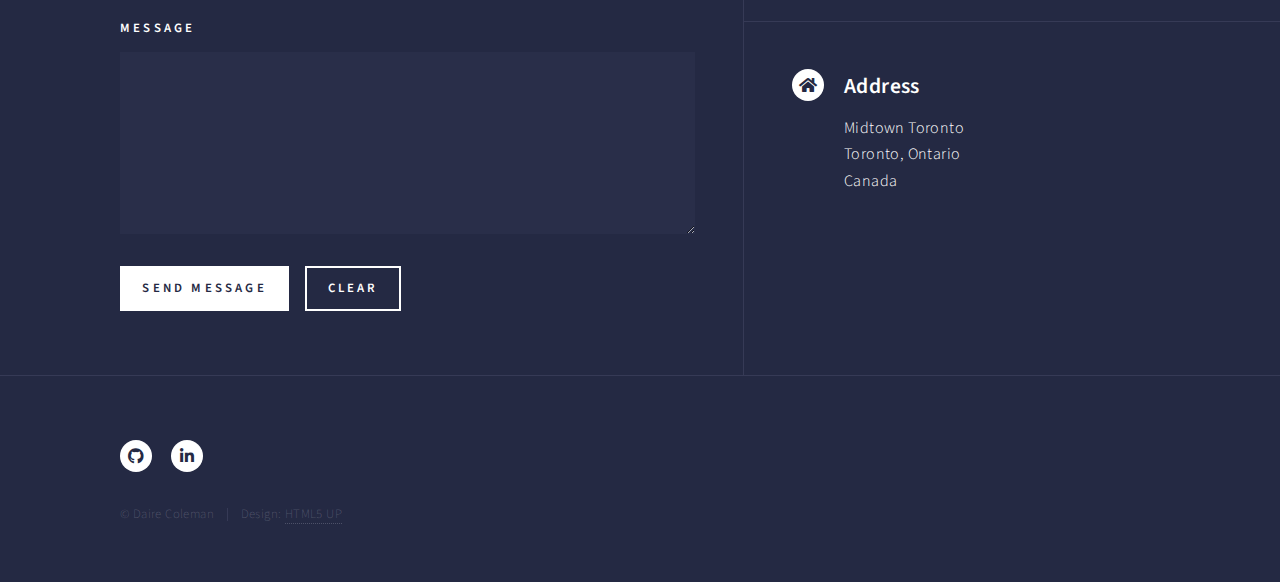
<file: portfolio_landing.html>
<!DOCTYPE HTML>
<!--
	Forty by HTML5 UP
	html5up.net | @ajlkn
	Free for personal and commercial use under the CCA 3.0 license (html5up.net/license)
-->
<html>
	<head>
		<title>Portfolio - Daire Coleman</title>
		<meta charset="utf-8" />
		<meta name="viewport" content="width=device-width, initial-scale=1, user-scalable=no" />
		<link rel="stylesheet" href="assets/css/main.css" />
		<noscript><link rel="stylesheet" href="assets/css/noscript.css" /></noscript>
	</head>
	<body class="is-preload">

		<!-- Wrapper -->
			<div id="wrapper">

				<!-- Header -->
				<!-- Note: The "styleN" class below should match that of the banner element. -->
					<header id="header" class="alt style2">
						<a href="index.html" class="logo"><strong>CRC</strong> <span>by Daire Coleman</span></a>
						<nav>
							<a href="#menu">Menu</a>
						</nav>
					</header>

				<!-- Menu -->
					<nav id="menu">
						<ul class="links">
							<li><a href="index.html">Home</a></li>
							<li><a href="resume_landing.html">Resume</a></li>
							<li><a href="portfolio_landing.html">Project Portfolio</a></li>
							<li><a href="projects_landing.html">Passion Projects</a></li>
						</ul>
						<ul class="actions stacked">
							<li><a href="#one" class="button primary fit">Get Started</a></li>
							<li><a href="#contact" class="button fit">Contact</a></li>
						</ul>
					</nav>

				<!-- Banner -->
				<!-- Note: The "styleN" class below should match that of the header element. -->
					<section id="banner" class="style2">
						<div class="inner">
							<span class="image">
								<img src="images/projects/techstack5.png" alt="" />
							</span>
							<header class="major">
								<h1>Portfolio</h1>
							</header>
							<div class="content">
								<p>Here you'll find descriptions & links to my various scripting and development projects<br />
								</p>
							</div>
						</div>
					</section>

				<!-- Main -->
					<div id="main">

						<!-- One -->
							<section id="one">
								<div class="inner">
									<header class="major">
										<h2>What's on this page?</h2>
									</header>
									<p>Anything and everything related to my technical skills in programming and cloud development! You'll find command-line tool interfaces, useful scripts I've developed for myself even the project that run's this website! Alot of the projects here are hosted on my GitHub and are publically viewable.</p>
								<ul class="actions">
									<li><a href="https://github.com/dairecoleman" target="_blank" rel="noopener noreferrer" class="button next scrolly">Check out my Github</a></li>
								</ul>
								</div>
							</section>

						<!-- Two -->
							<section id="two" class="spotlights">
								<section>
									<a href="https://github.com/dairecoleman/site_frontend" class="image">
										<img src="images/projects/site-index-squared.png" alt="" data-position="25% 25%" />
									</a>
									<div class="content">
										<div class="inner">
											<header class="major">
												<h3>CRC (CLOUD RESUME CHALLENGE)</h3>
											</header>
											<p>To flex my cloud development muscles I took on the Cloud Resume Challenge. This very same site that you're on right now is the result! Cloud Infrastructure, Front-end, Back-end... everything that is needed to keep this show on the road!</p>
											<ul class="actions">
												<li><a href="https://github.com/dairecoleman/site_frontend" class="button">GitHub Repo to Learn More</a></li>
											</ul>
										</div>
									</div>
								</section>
								<section>
									<a href="https://github.com/dairecoleman/CloudWatch-CLI" class="image">
										<img src="images/projects/awscwcliicons.png" alt="" data-position="center center" />
									</a>
									<div class="content">
										<div class="inner">
											<header class="major">
												<h3>AWS CloudWatch CLI</h3>
											</header>
											<p>This Command-Line-Interface tool I wrote consists of Shell (BASH) scripts that make installing and configuring AWS CloudWatch on Linux hosts a breeze.</p>
											<ul class="actions">
												<li><a href="https://github.com/dairecoleman/CloudWatch-CLI" class="button">GitHub Repo to Learn More</a></li>
											</ul>
										</div>
									</div>
								</section>
								<section>
									<a href="https://github.com/dairecoleman/parkrun-app" class="image">
										<img src="images/projects/daire_at_parkrun.png" alt="" data-position="top center" />
									</a>
									<div class="content">
										<div class="inner">
											<header class="major">
												<h3>Parkrun Scraper</h3>
											</header>
											<p>I absoloutly adore Parkrun. However, a while back I wasn't quite able to vizualise my results in the way I wanted to. This python scraper gets all my results and generates the data for a Power BI dashboard.</p>
											<ul class="actions">
												<li><a href="https://github.com/dairecoleman/parkrun-app" class="button">GitHub Repo to Learn More</a></li>
											</ul>
										</div>
									</div>
								</section>
							</section>


					</div>

				<!-- Contact -->
					<section id="contact">
						<div class="inner">
							<section>
								<form method="post" action="#">
									<div class="fields">
										<div class="field half">
											<label for="name">Name</label>
											<input type="text" name="name" id="name" />
										</div>
										<div class="field half">
											<label for="email">Email</label>
											<input type="text" name="email" id="email" />
										</div>
										<div class="field">
											<label for="message">Message</label>
											<textarea name="message" id="message" rows="6"></textarea>
										</div>
									</div>
									<ul class="actions">
										<li><input type="submit" value="Send Message" class="primary" /></li>
										<li><input type="reset" value="Clear" /></li>
									</ul>
								</form>
							</section>
							<section class="split">
								<section>
									<div class="contact-method">
										<span class="icon solid alt fa-envelope"></span>
										<h3>Email</h3>
										<a href="#">dairecoleman@gmail.com</a>
									</div>
								</section>
								<section>
									<div class="contact-method">
										<span class="icon solid alt fa-home"></span>
										<h3>Address</h3>
										<span>Midtown Toronto<br />
										Toronto, Ontario<br />
										Canada</span>
									</div>
								</section>
							</section>
						</div>
					</section>

				<!-- Footer -->
					<footer id="footer">

						<div class="inner">
							<ul class="icons">
								<li><a href="https://github.com/dairecoleman" class="icon brands alt fa-github"><span class="label">GitHub</span></a></li>
								<li><a href="http://www.linkedin.com/in/daire-coleman" class="icon brands alt fa-linkedin-in"><span class="label">LinkedIn</span></a></li>
							</ul>
							<ul class="copyright">
								<li>&copy; Daire Coleman</li><li>Design: <a href="https://html5up.net">HTML5 UP</a></li>
							</ul>
						</div>
					</footer>

			</div>

		<!-- Scripts -->
			<script src="assets/js/jquery.min.js"></script>
			<script src="assets/js/jquery.scrolly.min.js"></script>
			<script src="assets/js/jquery.scrollex.min.js"></script>
			<script src="assets/js/browser.min.js"></script>
			<script src="assets/js/breakpoints.min.js"></script>
			<script src="assets/js/util.js"></script>
			<script src="assets/js/main.js"></script>

	</body>
</html>
</file>
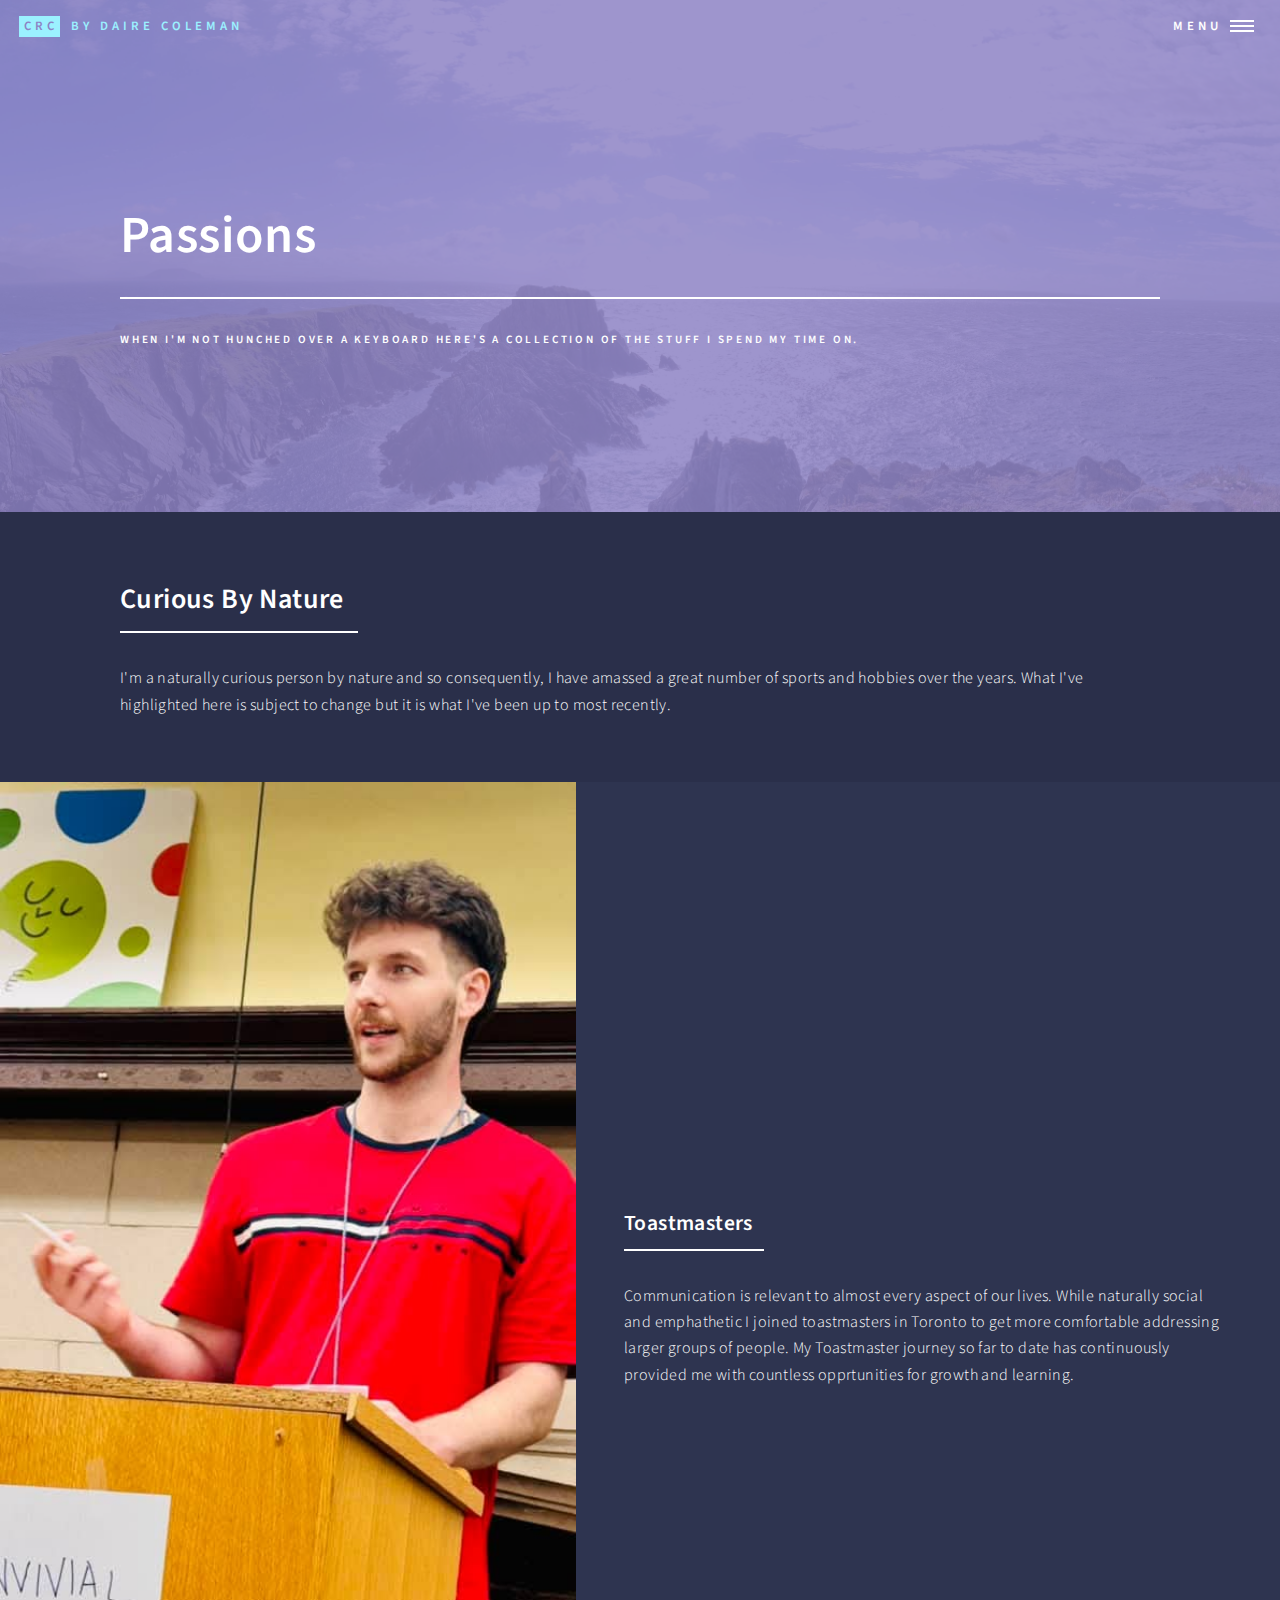
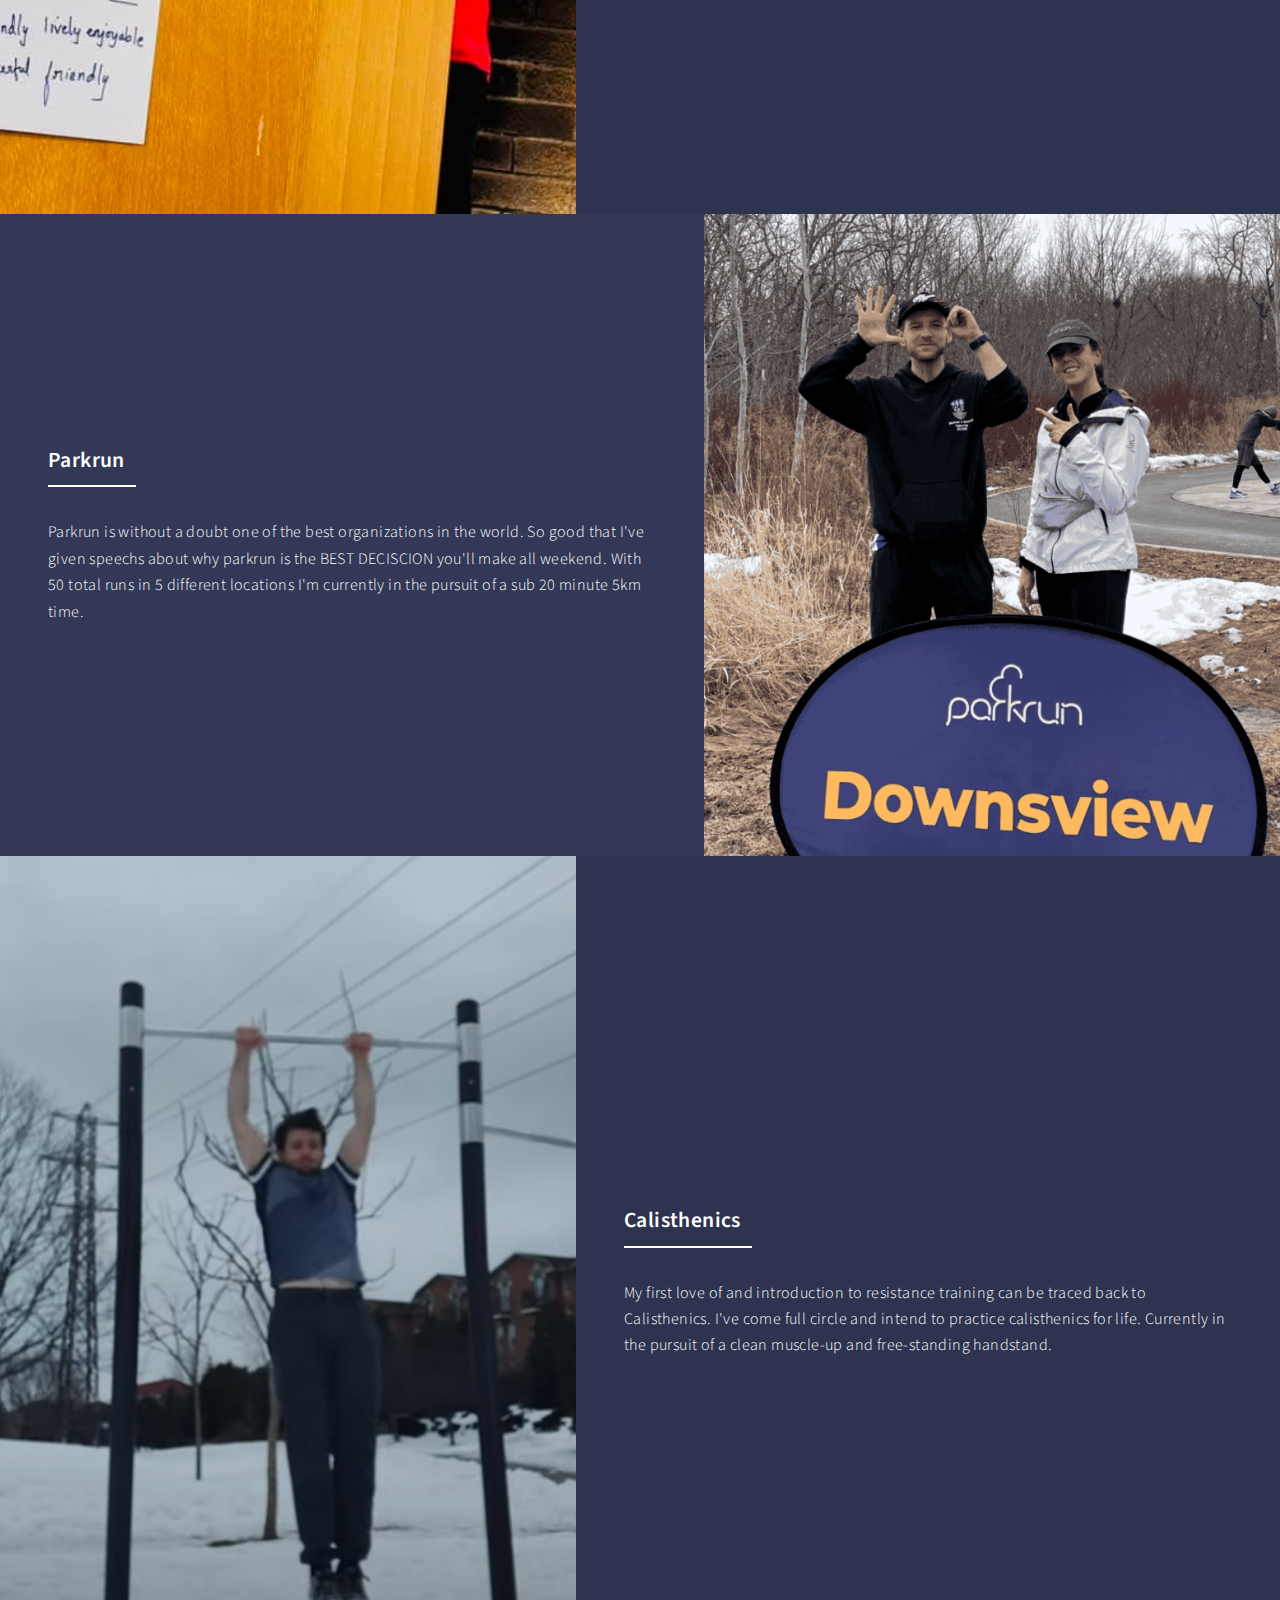
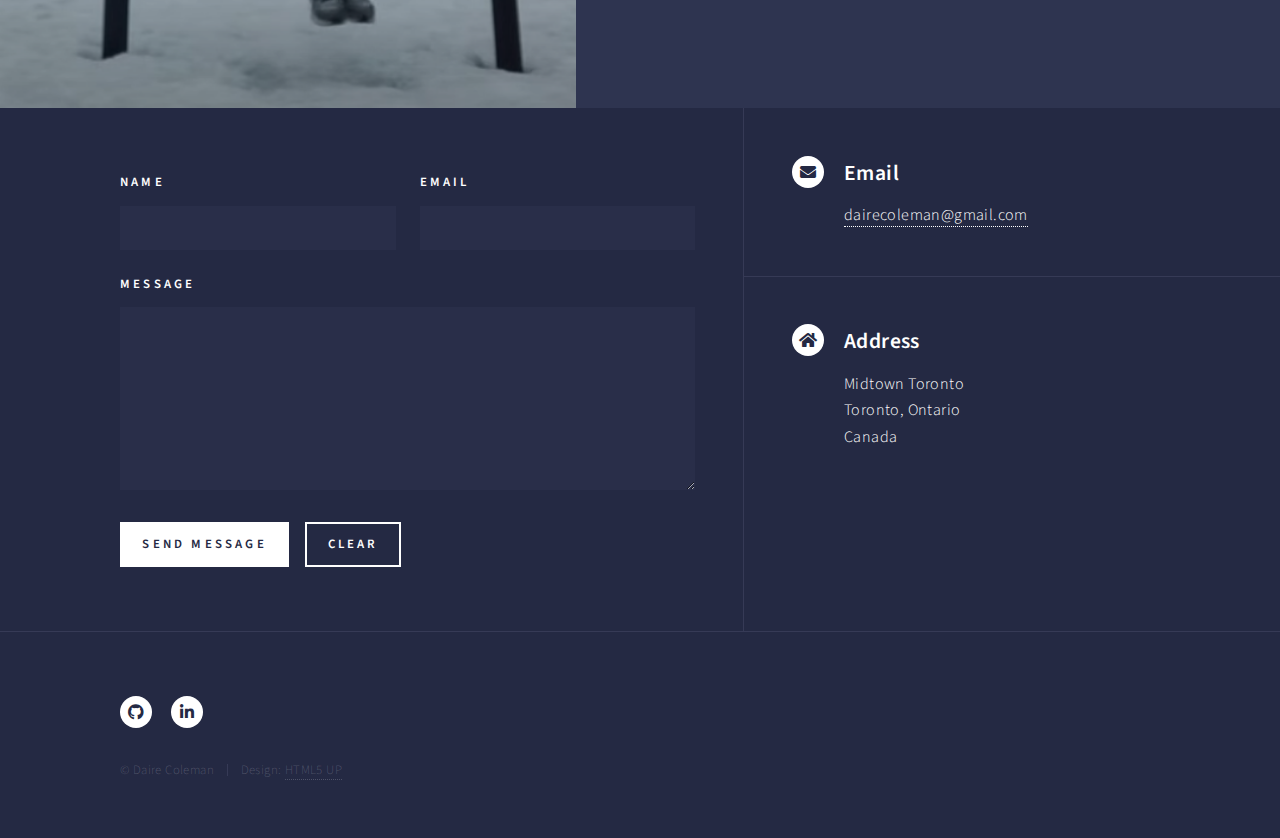
<file: projects_landing.html>
<!DOCTYPE HTML>
<!--
	Forty by HTML5 UP
	html5up.net | @ajlkn
	Free for personal and commercial use under the CCA 3.0 license (html5up.net/license)
-->
<html>
	<head>
		<title>Passions - Daire Coleman</title>
		<meta charset="utf-8" />
		<meta name="viewport" content="width=device-width, initial-scale=1, user-scalable=no" />
		<link rel="stylesheet" href="assets/css/main.css" />
		<noscript><link rel="stylesheet" href="assets/css/noscript.css" /></noscript>
	</head>
	<body class="is-preload">

		<!-- Wrapper -->
			<div id="wrapper">

				<!-- Header -->
				<!-- Note: The "styleN" class below should match that of the banner element. -->
					<header id="header" class="alt style2">
						<a href="index.html" class="logo"><strong>CRC</strong> <span>by Daire Coleman</span></a>
						<nav>
							<a href="#menu">Menu</a>
						</nav>
					</header>

				<!-- Menu -->
					<nav id="menu">
						<ul class="links">
							<li><a href="index.html">Home</a></li>
							<li><a href="resume_landing.html">Resume</a></li>
							<li><a href="portfolio_landing.html">Project Portfolio</a></li>
							<li><a href="projects_landing.html">Passion Projects</a></li>
						</ul>
						<ul class="actions stacked">
							<li><a href="#one" class="button primary fit">Get Started</a></li>
							<li><a href="#contact" class="button fit">Contact</a></li>
						</ul>
					</nav>

				<!-- Banner -->
				<!-- Note: The "styleN" class below should match that of the header element. -->
					<section id="banner" class="style2">
						<div class="inner">
							<span class="image">
								<img src="images/Photos-001/malinhead.jpg" alt="" />
							</span>
							<header class="major">
								<h1>Passions</h1>
							</header>
							<div class="content">
								<p>When I'm not hunched over a keyboard here's a collection of the stuff I spend my time on.<br />
								</p>
							</div>
						</div>
					</section>

				<!-- Main -->
					<div id="main">

						<!-- One -->
							<section id="one">
								<div class="inner">
									<header class="major">
										<h2>Curious By Nature</h2>
									</header>
									<p>I'm a naturally curious person by nature and so consequently, I have amassed a great number of sports and hobbies over the years. What I've highlighted here is subject to change but it is what I've been up to most recently.</p>
								</div>
							</section>

						<!-- Two -->
							<section id="two" class="spotlights">
								<section>
									<a href="#one" class="image">
										<img src="images/daire_at_toast.jpg" alt="" data-position="center center" />
									</a>
									<div class="content">
										<div class="inner">
											<header class="major">
												<h3>Toastmasters</h3>
											</header>
											<p>Communication is relevant to almost every aspect of our lives. While naturally social and emphathetic I joined toastmasters in Toronto to get more comfortable addressing larger groups of people. My Toastmaster journey so far to date has continuously provided me with countless opprtunities for growth and learning.</p>
											<!--
											<ul class="actions">
												<li><a href="generic.html" class="button">Learn more</a></li>
											</ul>
											-->
										</div>
									</div>
								</section>
								<section>
									<a href="#three" class="image">
										<img src="images/Photos-001/pr50.png" alt="" data-position="top center" />
									</a>
									<div class="content">
										<div class="inner">
											<header class="major">
												<h3>Parkrun</h3>
											</header>
											<p>Parkrun is without a doubt one of the best organizations in the world. So good that I've given speechs about why parkrun is the BEST DECISCION you'll make all weekend. With 50 total runs in 5 different locations I'm currently in the pursuit of a sub 20 minute 5km time.</p>
											<!--
											<ul class="actions">
												<li><a href="generic.html" class="button">Learn more</a></li>
											</ul>
											-->
										</div>
									</div>
								</section>
								<section>
									<a href="#three" class="image">
										<img src="images/Photos-001/muscleup.png" alt="" data-position="25% 25%" />
									</a>
									<div class="content">
										<div class="inner">
											<header class="major">
												<h3>Calisthenics</h3>
											</header>
											<p>My first love of and introduction to resistance training can be traced back to Calisthenics. I've come full circle and intend to practice calisthenics for life. Currently in the pursuit of a clean muscle-up and free-standing handstand.</p>
											<!-- <ul class="actions">
												<li><a href="generic.html" class="button">Learn more</a></li>
											</ul>
											-->
										</div>
									</div>
								</section>
							</section>


					</div>

				<!-- Contact -->
					<section id="contact">
						<div class="inner">
							<section>
								<form method="post" action="#">
									<div class="fields">
										<div class="field half">
											<label for="name">Name</label>
											<input type="text" name="name" id="name" />
										</div>
										<div class="field half">
											<label for="email">Email</label>
											<input type="text" name="email" id="email" />
										</div>
										<div class="field">
											<label for="message">Message</label>
											<textarea name="message" id="message" rows="6"></textarea>
										</div>
									</div>
									<ul class="actions">
										<li><input type="submit" value="Send Message" class="primary" /></li>
										<li><input type="reset" value="Clear" /></li>
									</ul>
								</form>
							</section>
							<section class="split">
								<section>
									<div class="contact-method">
										<span class="icon solid alt fa-envelope"></span>
										<h3>Email</h3>
										<a href="#contact">dairecoleman@gmail.com</a>
									</div>
								</section>
								<section>
									<div class="contact-method">
										<span class="icon solid alt fa-home"></span>
										<h3>Address</h3>
										<span>Midtown Toronto<br />
										Toronto, Ontario<br />
										Canada</span>
									</div>
								</section>
							</section>
						</div>
					</section>

				<!-- Footer -->
					<footer id="footer">

						<div class="inner">
							<ul class="icons">
								<li><a href="https://github.com/dairecoleman" class="icon brands alt fa-github"><span class="label">GitHub</span></a></li>
								<li><a href="http://www.linkedin.com/in/daire-coleman" class="icon brands alt fa-linkedin-in"><span class="label">LinkedIn</span></a></li>
							</ul>
							<ul class="copyright">
								<li>&copy; Daire Coleman</li><li>Design: <a href="https://html5up.net">HTML5 UP</a></li>
							</ul>
						</div>
					</footer>

			</div>

		<!-- Scripts -->
			<script src="assets/js/jquery.min.js"></script>
			<script src="assets/js/jquery.scrolly.min.js"></script>
			<script src="assets/js/jquery.scrollex.min.js"></script>
			<script src="assets/js/browser.min.js"></script>
			<script src="assets/js/breakpoints.min.js"></script>
			<script src="assets/js/util.js"></script>
			<script src="assets/js/main.js"></script>

	</body>
</html>
</file>
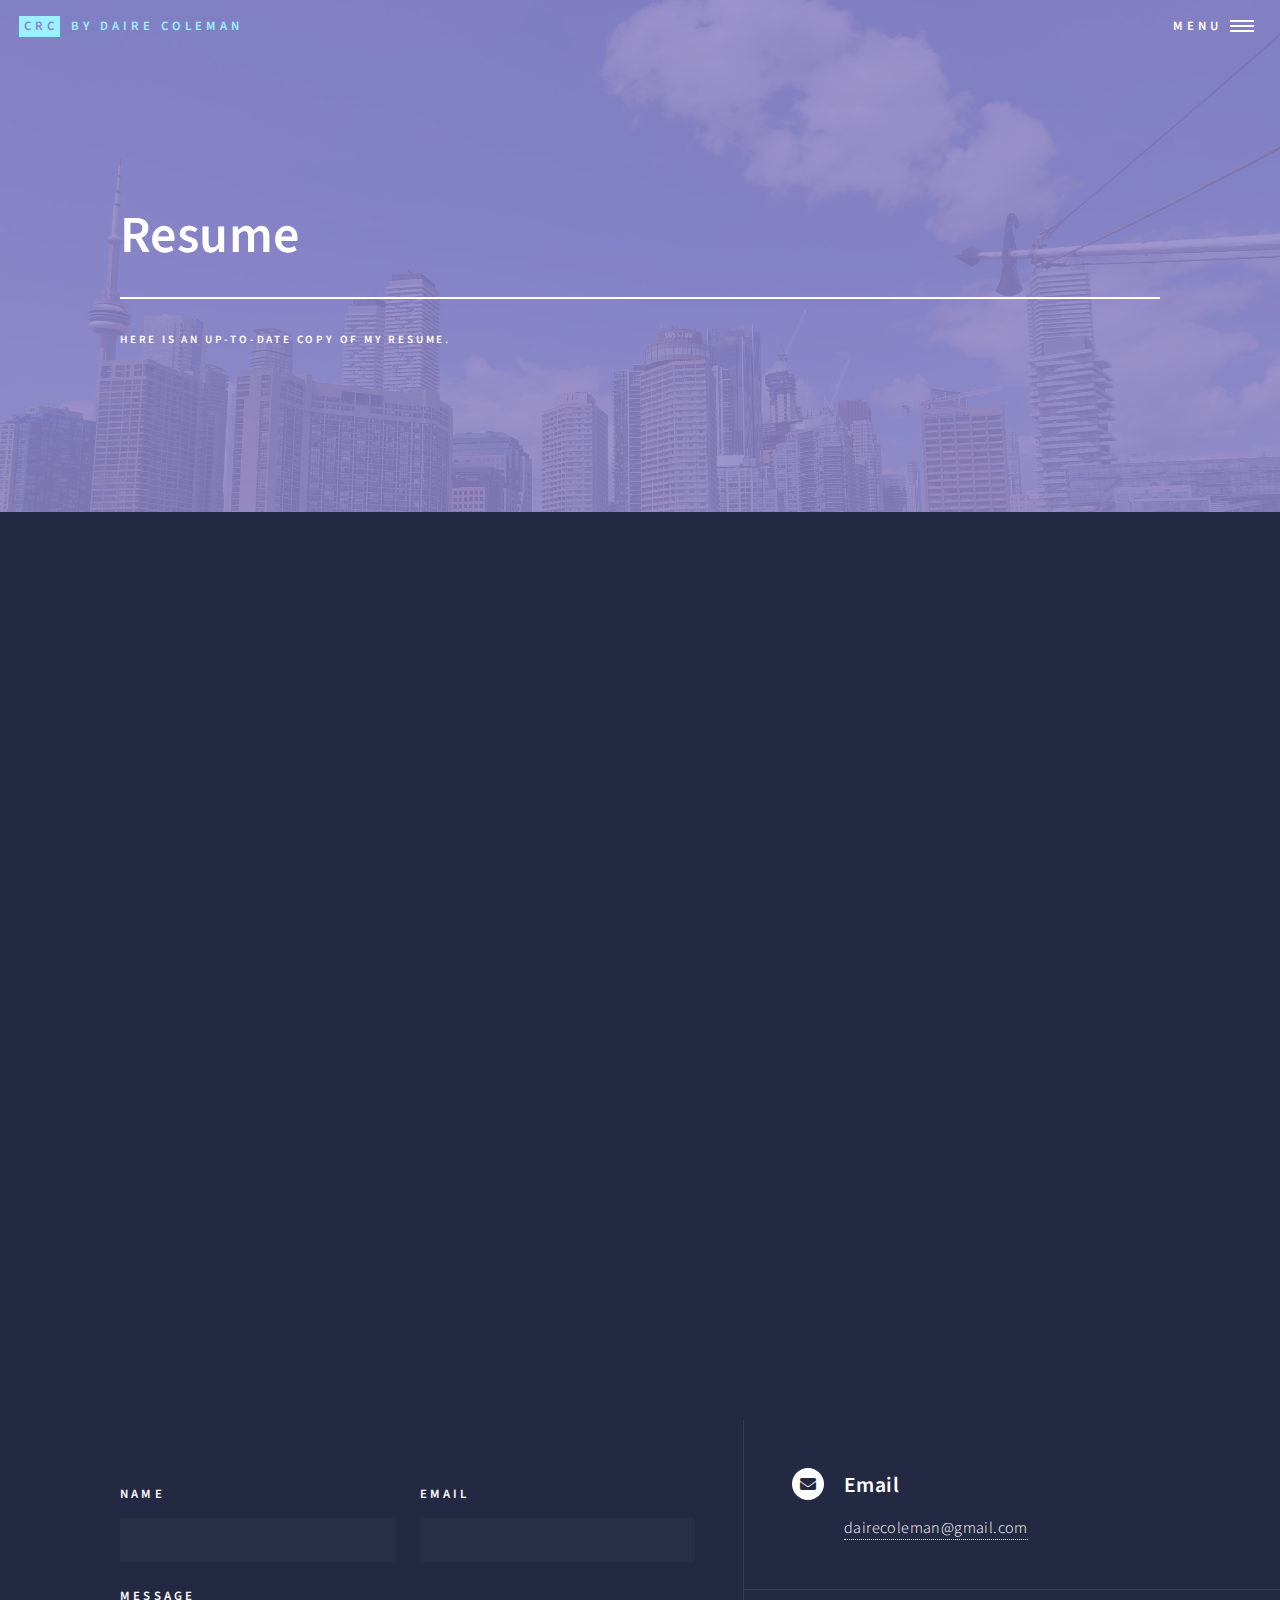
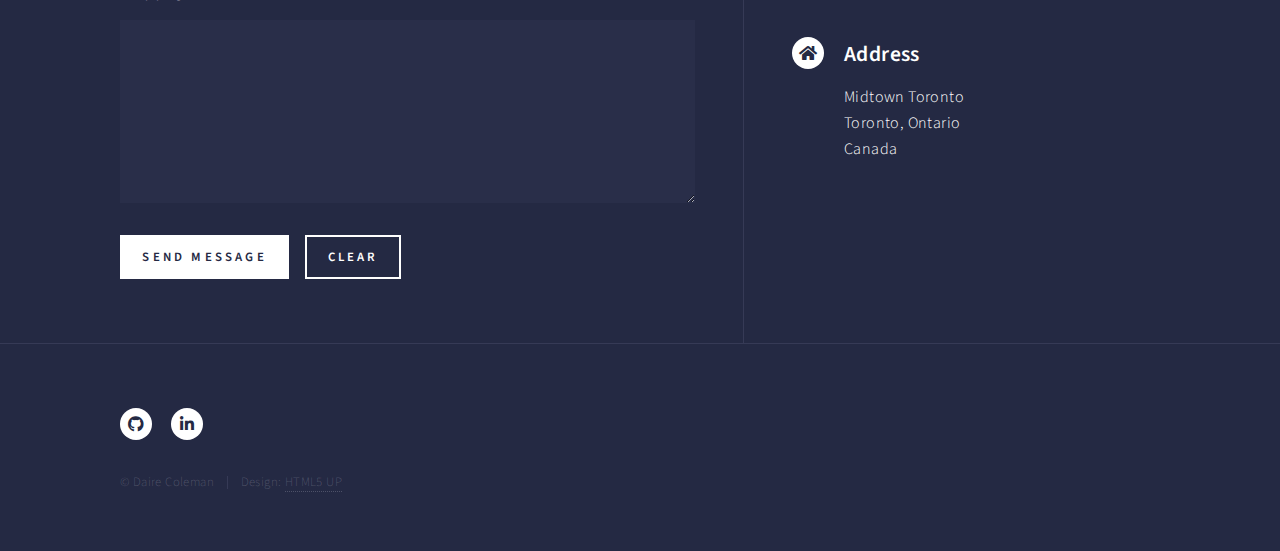
<file: resume_landing.html>
<!DOCTYPE HTML>
<!--
	Adapted by Daire Coleman from Forty by HTML5 UP
	html5up.net | @ajlkn
	Free for personal and commercial use under the CCA 3.0 license (html5up.net/license)

	This page displays a copy of an up to date resume in an easy to read format with download link
-->
<html>
	<head>
		<title>Resume - Daire Coleman</title>
		<meta charset="utf-8" />
		<meta name="viewport" content="width=device-width, initial-scale=1, user-scalable=no" />
		<link rel="stylesheet" href="assets/css/main.css" />
		<noscript><link rel="stylesheet" href="assets/css/noscript.css" /></noscript>
	</head>
	<body class="is-preload">

		<!-- Wrapper -->
			<div id="wrapper">

				<!-- Header -->
				<!-- Note: The "styleN" class below should match that of the banner element. -->
					<header id="header" class="alt style2">
						<a href="index.html" class="logo"><strong>CRC</strong> <span>by Daire Coleman</span></a>
						<nav>
							<a href="#menu">Menu</a>
						</nav>
					</header>

				<!-- Menu -->
					<nav id="menu">
						<ul class="links">
							<li><a href="index.html">Home</a></li>
							<li><a href="resume_landing.html">Resume</a></li>
							<li><a href="portfolio_landing.html">Project Portfolio</a></li>
							<li><a href="projects_landing.html">Passion Projects</a></li>
						</ul>
						<ul class="actions stacked">
							<li><a href="#one" class="button primary fit">Get Started</a></li>
							<li><a href="#contact" class="button fit">Contact</a></li>
						</ul>
					</nav>

				<!-- Banner -->
				<!-- Note: The "styleN" class below should match that of the header element. -->
					<section id="banner" class="style2">
						<div class="inner">
							<span class="image">
								<img src="images/toronto-skyline.webp" alt="" />
							</span>
							<header class="major">
								<h1>Resume</h1>
							</header>
							<div class="content">
								<p>Here is an up-to-date copy of my resume.<br />
								</p>
							</div>
						</div>
					</section>

				<!-- Main -->
					<div id="resume123">
						<body>
							<iframe style="width: 100vw; height: 100vh; border: none;" src="DaireColemanResume_pdf.pdf" frameborder="0"></iframe>
						</body>	
					</div>

				<!-- Contact -->
					<section id="contact">
						<div class="inner">
							<section>
								<form method="post" action="#">
									<div class="fields">
										<div class="field half">
											<label for="name">Name</label>
											<input type="text" name="name" id="name" />
										</div>
										<div class="field half">
											<label for="email">Email</label>
											<input type="text" name="email" id="email" />
										</div>
										<div class="field">
											<label for="message">Message</label>
											<textarea name="message" id="message" rows="6"></textarea>
										</div>
									</div>
									<ul class="actions">
										<li><input type="submit" value="Send Message" class="primary" /></li>
										<li><input type="reset" value="Clear" /></li>
									</ul>
								</form>
							</section>
							<section class="split">
								<section>
									<div class="contact-method">
										<span class="icon solid alt fa-envelope"></span>
										<h3>Email</h3>
										<a href="#">dairecoleman@gmail.com</a>
									</div>
								</section>
								<section>
									<div class="contact-method">
										<span class="icon solid alt fa-home"></span>
										<h3>Address</h3>
										<span>Midtown Toronto<br />
										Toronto, Ontario<br />
										Canada</span>
									</div>
								</section>
							</section>
						</div>
					</section>

				<!-- Footer -->
					<footer id="footer">

						<div class="inner">
							<ul class="icons">
								<li><a href="https://github.com/dairecoleman" class="icon brands alt fa-github"><span class="label">GitHub</span></a></li>
								<li><a href="http://www.linkedin.com/in/daire-coleman" class="icon brands alt fa-linkedin-in"><span class="label">LinkedIn</span></a></li>
							</ul>
							<ul class="copyright">
								<li>&copy; Daire Coleman</li><li>Design: <a href="https://html5up.net">HTML5 UP</a></li>
							</ul>
						</div>
					</footer>

			</div>

		<!-- Scripts -->
			<script src="assets/js/jquery.min.js"></script>
			<script src="assets/js/jquery.scrolly.min.js"></script>
			<script src="assets/js/jquery.scrollex.min.js"></script>
			<script src="assets/js/browser.min.js"></script>
			<script src="assets/js/breakpoints.min.js"></script>
			<script src="assets/js/util.js"></script>
			<script src="assets/js/main.js"></script>

	</body>
</html>
</file>
<file: assets/css/noscript.css>
/*
	Forty by HTML5 UP
	html5up.net | @ajlkn
	Free for personal and commercial use under the CCA 3.0 license (html5up.net/license)
*/

/* Banner */

	body.is-preload #banner:after {
		opacity: 1;
	}

	body.is-preload #banner > .inner {
		-moz-filter: none;
		-webkit-filter: none;
		-ms-filter: none;
		filter: none;
		-moz-transform: none;
		-webkit-transform: none;
		-ms-transform: none;
		transform: none;
		opacity: 1;
	}
</file>
<file: assets/css/main.css>
@import url(fontawesome-all.min.css);
@import url("https://fonts.googleapis.com/css?family=Source+Sans+Pro:300,300italic,600,600italic");

/*
	Forty by HTML5 UP
	html5up.net | @ajlkn
	Free for personal and commercial use under the CCA 3.0 license (html5up.net/license)
*/

html, body, div, span, applet, object,
iframe, h1, h2, h3, h4, h5, h6, p, blockquote,
pre, a, abbr, acronym, address, big, cite,
code, del, dfn, em, img, ins, kbd, q, s, samp,
small, strike, strong, sub, sup, tt, var, b,
u, i, center, dl, dt, dd, ol, ul, li, fieldset,
form, label, legend, table, caption, tbody,
tfoot, thead, tr, th, td, article, aside,
canvas, details, embed, figure, figcaption,
footer, header, hgroup, menu, nav, output, ruby,
section, summary, time, mark, audio, video {
	margin: 0;
	padding: 0;
	border: 0;
	font-size: 100%;
	font: inherit;
	vertical-align: baseline;}

article, aside, details, figcaption, figure,
footer, header, hgroup, menu, nav, section {
	display: block;}

body {
	line-height: 1;
}

ol, ul {
	list-style: none;
}

blockquote, q {
	quotes: none;
}

	blockquote:before, blockquote:after, q:before, q:after {
		content: '';
		content: none;
	}

table {
	border-collapse: collapse;
	border-spacing: 0;
}

body {
	-webkit-text-size-adjust: none;
}

mark {
	background-color: transparent;
	color: inherit;
}

input::-moz-focus-inner {
	border: 0;
	padding: 0;
}

input, select, textarea {
	-moz-appearance: none;
	-webkit-appearance: none;
	-ms-appearance: none;
	appearance: none;
}

/* Basic */

	@-ms-viewport {
		width: device-width;
	}

	body {
		-ms-overflow-style: scrollbar;
	}

	@media screen and (max-width: 480px) {

		html, body {
			min-width: 320px;
		}

	}

	html {
		box-sizing: border-box;
	}

	*, *:before, *:after {
		box-sizing: inherit;
	}

	body {
		background: #242943;
	}

		body.is-preload *, body.is-preload *:before, body.is-preload *:after {
			-moz-animation: none !important;
			-webkit-animation: none !important;
			-ms-animation: none !important;
			animation: none !important;
			-moz-transition: none !important;
			-webkit-transition: none !important;
			-ms-transition: none !important;
			transition: none !important;
		}

/* Type */

	body, input, select, textarea {
		color: #ffffff;
		font-family: "Source Sans Pro", Helvetica, sans-serif;
		font-size: 17pt;
		font-weight: 300;
		letter-spacing: 0.025em;
		line-height: 1.65;
	}

		@media screen and (max-width: 1680px) {

			body, input, select, textarea {
				font-size: 14pt;
			}

		}

		@media screen and (max-width: 1280px) {

			body, input, select, textarea {
				font-size: 12pt;
			}

		}

		@media screen and (max-width: 360px) {

			body, input, select, textarea {
				font-size: 11pt;
			}

		}

	a {
		-moz-transition: color 0.2s ease-in-out, border-bottom-color 0.2s ease-in-out;
		-webkit-transition: color 0.2s ease-in-out, border-bottom-color 0.2s ease-in-out;
		-ms-transition: color 0.2s ease-in-out, border-bottom-color 0.2s ease-in-out;
		transition: color 0.2s ease-in-out, border-bottom-color 0.2s ease-in-out;
		border-bottom: dotted 1px;
		color: inherit;
		text-decoration: none;
	}

		a:hover {
			border-bottom-color: transparent;
			color: #9bf1ff !important;
		}

		a:active {
			color: #53e3fb !important;
		}

	strong, b {
		color: #ffffff;
		font-weight: 600;
	}

	em, i {
		font-style: italic;
	}

	p {
		margin: 0 0 2em 0;
	}

	h1, h2, h3, h4, h5, h6 {
		color: #ffffff;
		font-weight: 600;
		line-height: 1.65;
		margin: 0 0 1em 0;
	}

		h1 a, h2 a, h3 a, h4 a, h5 a, h6 a {
			color: inherit;
			border-bottom: 0;
		}

	h1 {
		font-size: 2.5em;
	}

	h2 {
		font-size: 1.75em;
	}

	h3 {
		font-size: 1.35em;
	}

	h4 {
		font-size: 1.1em;
	}

	h5 {
		font-size: 0.9em;
	}

	h6 {
		font-size: 0.7em;
	}

	@media screen and (max-width: 736px) {

		h1 {
			font-size: 2em;
		}

		h2 {
			font-size: 1.5em;
		}

		h3 {
			font-size: 1.25em;
		}

	}

	sub {
		font-size: 0.8em;
		position: relative;
		top: 0.5em;
	}

	sup {
		font-size: 0.8em;
		position: relative;
		top: -0.5em;
	}

	blockquote {
		border-left: solid 4px rgba(212, 212, 255, 0.1);
		font-style: italic;
		margin: 0 0 2em 0;
		padding: 0.5em 0 0.5em 2em;
	}

	code {
		background: rgba(212, 212, 255, 0.035);
		font-family: "Courier New", monospace;
		font-size: 0.9em;
		margin: 0 0.25em;
		padding: 0.25em 0.65em;
	}

	pre {
		-webkit-overflow-scrolling: touch;
		font-family: "Courier New", monospace;
		font-size: 0.9em;
		margin: 0 0 2em 0;
	}

		pre code {
			display: block;
			line-height: 1.75;
			padding: 1em 1.5em;
			overflow-x: auto;
		}

	hr {
		border: 0;
		border-bottom: solid 1px rgba(212, 212, 255, 0.1);
		margin: 2em 0;
	}

		hr.major {
			margin: 3em 0;
		}

	.align-left {
		text-align: left;
	}

	.align-center {
		text-align: center;
	}

	.align-right {
		text-align: right;
	}

/* Row */

	.row {
		display: flex;
		flex-wrap: wrap;
		box-sizing: border-box;
		align-items: stretch;
	}

		.row > * {
			box-sizing: border-box;
		}

		.row.gtr-uniform > * > :last-child {
			margin-bottom: 0;
		}

		.row.aln-left {
			justify-content: flex-start;
		}

		.row.aln-center {
			justify-content: center;
		}

		.row.aln-right {
			justify-content: flex-end;
		}

		.row.aln-top {
			align-items: flex-start;
		}

		.row.aln-middle {
			align-items: center;
		}

		.row.aln-bottom {
			align-items: flex-end;
		}

		.row > .imp {
			order: -1;
		}

		.row > .col-1 {
			width: 8.33333%;
		}

		.row > .off-1 {
			margin-left: 8.33333%;
		}

		.row > .col-2 {
			width: 16.66667%;
		}

		.row > .off-2 {
			margin-left: 16.66667%;
		}

		.row > .col-3 {
			width: 25%;
		}

		.row > .off-3 {
			margin-left: 25%;
		}

		.row > .col-4 {
			width: 33.33333%;
		}

		.row > .off-4 {
			margin-left: 33.33333%;
		}

		.row > .col-5 {
			width: 41.66667%;
		}

		.row > .off-5 {
			margin-left: 41.66667%;
		}

		.row > .col-6 {
			width: 50%;
		}

		.row > .off-6 {
			margin-left: 50%;
		}

		.row > .col-7 {
			width: 58.33333%;
		}

		.row > .off-7 {
			margin-left: 58.33333%;
		}

		.row > .col-8 {
			width: 66.66667%;
		}

		.row > .off-8 {
			margin-left: 66.66667%;
		}

		.row > .col-9 {
			width: 75%;
		}

		.row > .off-9 {
			margin-left: 75%;
		}

		.row > .col-10 {
			width: 83.33333%;
		}

		.row > .off-10 {
			margin-left: 83.33333%;
		}

		.row > .col-11 {
			width: 91.66667%;
		}

		.row > .off-11 {
			margin-left: 91.66667%;
		}

		.row > .col-12 {
			width: 100%;
		}

		.row > .off-12 {
			margin-left: 100%;
		}

		.row.gtr-0 {
			margin-top: 0;
			margin-left: 0em;
		}

			.row.gtr-0 > * {
				padding: 0 0 0 0em;
			}

			.row.gtr-0.gtr-uniform {
				margin-top: 0em;
			}

				.row.gtr-0.gtr-uniform > * {
					padding-top: 0em;
				}

		.row.gtr-25 {
			margin-top: 0;
			margin-left: -0.5em;
		}

			.row.gtr-25 > * {
				padding: 0 0 0 0.5em;
			}

			.row.gtr-25.gtr-uniform {
				margin-top: -0.5em;
			}

				.row.gtr-25.gtr-uniform > * {
					padding-top: 0.5em;
				}

		.row.gtr-50 {
			margin-top: 0;
			margin-left: -1em;
		}

			.row.gtr-50 > * {
				padding: 0 0 0 1em;
			}

			.row.gtr-50.gtr-uniform {
				margin-top: -1em;
			}

				.row.gtr-50.gtr-uniform > * {
					padding-top: 1em;
				}

		.row {
			margin-top: 0;
			margin-left: -2em;
		}

			.row > * {
				padding: 0 0 0 2em;
			}

			.row.gtr-uniform {
				margin-top: -2em;
			}

				.row.gtr-uniform > * {
					padding-top: 2em;
				}

		.row.gtr-150 {
			margin-top: 0;
			margin-left: -3em;
		}

			.row.gtr-150 > * {
				padding: 0 0 0 3em;
			}

			.row.gtr-150.gtr-uniform {
				margin-top: -3em;
			}

				.row.gtr-150.gtr-uniform > * {
					padding-top: 3em;
				}

		.row.gtr-200 {
			margin-top: 0;
			margin-left: -4em;
		}

			.row.gtr-200 > * {
				padding: 0 0 0 4em;
			}

			.row.gtr-200.gtr-uniform {
				margin-top: -4em;
			}

				.row.gtr-200.gtr-uniform > * {
					padding-top: 4em;
				}

		@media screen and (max-width: 1680px) {

			.row {
				display: flex;
				flex-wrap: wrap;
				box-sizing: border-box;
				align-items: stretch;
			}

				.row > * {
					box-sizing: border-box;
				}

				.row.gtr-uniform > * > :last-child {
					margin-bottom: 0;
				}

				.row.aln-left {
					justify-content: flex-start;
				}

				.row.aln-center {
					justify-content: center;
				}

				.row.aln-right {
					justify-content: flex-end;
				}

				.row.aln-top {
					align-items: flex-start;
				}

				.row.aln-middle {
					align-items: center;
				}

				.row.aln-bottom {
					align-items: flex-end;
				}

				.row > .imp-xlarge {
					order: -1;
				}

				.row > .col-1-xlarge {
					width: 8.33333%;
				}

				.row > .off-1-xlarge {
					margin-left: 8.33333%;
				}

				.row > .col-2-xlarge {
					width: 16.66667%;
				}

				.row > .off-2-xlarge {
					margin-left: 16.66667%;
				}

				.row > .col-3-xlarge {
					width: 25%;
				}

				.row > .off-3-xlarge {
					margin-left: 25%;
				}

				.row > .col-4-xlarge {
					width: 33.33333%;
				}

				.row > .off-4-xlarge {
					margin-left: 33.33333%;
				}

				.row > .col-5-xlarge {
					width: 41.66667%;
				}

				.row > .off-5-xlarge {
					margin-left: 41.66667%;
				}

				.row > .col-6-xlarge {
					width: 50%;
				}

				.row > .off-6-xlarge {
					margin-left: 50%;
				}

				.row > .col-7-xlarge {
					width: 58.33333%;
				}

				.row > .off-7-xlarge {
					margin-left: 58.33333%;
				}

				.row > .col-8-xlarge {
					width: 66.66667%;
				}

				.row > .off-8-xlarge {
					margin-left: 66.66667%;
				}

				.row > .col-9-xlarge {
					width: 75%;
				}

				.row > .off-9-xlarge {
					margin-left: 75%;
				}

				.row > .col-10-xlarge {
					width: 83.33333%;
				}

				.row > .off-10-xlarge {
					margin-left: 83.33333%;
				}

				.row > .col-11-xlarge {
					width: 91.66667%;
				}

				.row > .off-11-xlarge {
					margin-left: 91.66667%;
				}

				.row > .col-12-xlarge {
					width: 100%;
				}

				.row > .off-12-xlarge {
					margin-left: 100%;
				}

				.row.gtr-0 {
					margin-top: 0;
					margin-left: 0em;
				}

					.row.gtr-0 > * {
						padding: 0 0 0 0em;
					}

					.row.gtr-0.gtr-uniform {
						margin-top: 0em;
					}

						.row.gtr-0.gtr-uniform > * {
							padding-top: 0em;
						}

				.row.gtr-25 {
					margin-top: 0;
					margin-left: -0.5em;
				}

					.row.gtr-25 > * {
						padding: 0 0 0 0.5em;
					}

					.row.gtr-25.gtr-uniform {
						margin-top: -0.5em;
					}

						.row.gtr-25.gtr-uniform > * {
							padding-top: 0.5em;
						}

				.row.gtr-50 {
					margin-top: 0;
					margin-left: -1em;
				}

					.row.gtr-50 > * {
						padding: 0 0 0 1em;
					}

					.row.gtr-50.gtr-uniform {
						margin-top: -1em;
					}

						.row.gtr-50.gtr-uniform > * {
							padding-top: 1em;
						}

				.row {
					margin-top: 0;
					margin-left: -2em;
				}

					.row > * {
						padding: 0 0 0 2em;
					}

					.row.gtr-uniform {
						margin-top: -2em;
					}

						.row.gtr-uniform > * {
							padding-top: 2em;
						}

				.row.gtr-150 {
					margin-top: 0;
					margin-left: -3em;
				}

					.row.gtr-150 > * {
						padding: 0 0 0 3em;
					}

					.row.gtr-150.gtr-uniform {
						margin-top: -3em;
					}

						.row.gtr-150.gtr-uniform > * {
							padding-top: 3em;
						}

				.row.gtr-200 {
					margin-top: 0;
					margin-left: -4em;
				}

					.row.gtr-200 > * {
						padding: 0 0 0 4em;
					}

					.row.gtr-200.gtr-uniform {
						margin-top: -4em;
					}

						.row.gtr-200.gtr-uniform > * {
							padding-top: 4em;
						}

		}

		@media screen and (max-width: 1280px) {

			.row {
				display: flex;
				flex-wrap: wrap;
				box-sizing: border-box;
				align-items: stretch;
			}

				.row > * {
					box-sizing: border-box;
				}

				.row.gtr-uniform > * > :last-child {
					margin-bottom: 0;
				}

				.row.aln-left {
					justify-content: flex-start;
				}

				.row.aln-center {
					justify-content: center;
				}

				.row.aln-right {
					justify-content: flex-end;
				}

				.row.aln-top {
					align-items: flex-start;
				}

				.row.aln-middle {
					align-items: center;
				}

				.row.aln-bottom {
					align-items: flex-end;
				}

				.row > .imp-large {
					order: -1;
				}

				.row > .col-1-large {
					width: 8.33333%;
				}

				.row > .off-1-large {
					margin-left: 8.33333%;
				}

				.row > .col-2-large {
					width: 16.66667%;
				}

				.row > .off-2-large {
					margin-left: 16.66667%;
				}

				.row > .col-3-large {
					width: 25%;
				}

				.row > .off-3-large {
					margin-left: 25%;
				}

				.row > .col-4-large {
					width: 33.33333%;
				}

				.row > .off-4-large {
					margin-left: 33.33333%;
				}

				.row > .col-5-large {
					width: 41.66667%;
				}

				.row > .off-5-large {
					margin-left: 41.66667%;
				}

				.row > .col-6-large {
					width: 50%;
				}

				.row > .off-6-large {
					margin-left: 50%;
				}

				.row > .col-7-large {
					width: 58.33333%;
				}

				.row > .off-7-large {
					margin-left: 58.33333%;
				}

				.row > .col-8-large {
					width: 66.66667%;
				}

				.row > .off-8-large {
					margin-left: 66.66667%;
				}

				.row > .col-9-large {
					width: 75%;
				}

				.row > .off-9-large {
					margin-left: 75%;
				}

				.row > .col-10-large {
					width: 83.33333%;
				}

				.row > .off-10-large {
					margin-left: 83.33333%;
				}

				.row > .col-11-large {
					width: 91.66667%;
				}

				.row > .off-11-large {
					margin-left: 91.66667%;
				}

				.row > .col-12-large {
					width: 100%;
				}

				.row > .off-12-large {
					margin-left: 100%;
				}

				.row.gtr-0 {
					margin-top: 0;
					margin-left: 0em;
				}

					.row.gtr-0 > * {
						padding: 0 0 0 0em;
					}

					.row.gtr-0.gtr-uniform {
						margin-top: 0em;
					}

						.row.gtr-0.gtr-uniform > * {
							padding-top: 0em;
						}

				.row.gtr-25 {
					margin-top: 0;
					margin-left: -0.375em;
				}

					.row.gtr-25 > * {
						padding: 0 0 0 0.375em;
					}

					.row.gtr-25.gtr-uniform {
						margin-top: -0.375em;
					}

						.row.gtr-25.gtr-uniform > * {
							padding-top: 0.375em;
						}

				.row.gtr-50 {
					margin-top: 0;
					margin-left: -0.75em;
				}

					.row.gtr-50 > * {
						padding: 0 0 0 0.75em;
					}

					.row.gtr-50.gtr-uniform {
						margin-top: -0.75em;
					}

						.row.gtr-50.gtr-uniform > * {
							padding-top: 0.75em;
						}

				.row {
					margin-top: 0;
					margin-left: -1.5em;
				}

					.row > * {
						padding: 0 0 0 1.5em;
					}

					.row.gtr-uniform {
						margin-top: -1.5em;
					}

						.row.gtr-uniform > * {
							padding-top: 1.5em;
						}

				.row.gtr-150 {
					margin-top: 0;
					margin-left: -2.25em;
				}

					.row.gtr-150 > * {
						padding: 0 0 0 2.25em;
					}

					.row.gtr-150.gtr-uniform {
						margin-top: -2.25em;
					}

						.row.gtr-150.gtr-uniform > * {
							padding-top: 2.25em;
						}

				.row.gtr-200 {
					margin-top: 0;
					margin-left: -3em;
				}

					.row.gtr-200 > * {
						padding: 0 0 0 3em;
					}

					.row.gtr-200.gtr-uniform {
						margin-top: -3em;
					}

						.row.gtr-200.gtr-uniform > * {
							padding-top: 3em;
						}

		}

		@media screen and (max-width: 980px) {

			.row {
				display: flex;
				flex-wrap: wrap;
				box-sizing: border-box;
				align-items: stretch;
			}

				.row > * {
					box-sizing: border-box;
				}

				.row.gtr-uniform > * > :last-child {
					margin-bottom: 0;
				}

				.row.aln-left {
					justify-content: flex-start;
				}

				.row.aln-center {
					justify-content: center;
				}

				.row.aln-right {
					justify-content: flex-end;
				}

				.row.aln-top {
					align-items: flex-start;
				}

				.row.aln-middle {
					align-items: center;
				}

				.row.aln-bottom {
					align-items: flex-end;
				}

				.row > .imp-medium {
					order: -1;
				}

				.row > .col-1-medium {
					width: 8.33333%;
				}

				.row > .off-1-medium {
					margin-left: 8.33333%;
				}

				.row > .col-2-medium {
					width: 16.66667%;
				}

				.row > .off-2-medium {
					margin-left: 16.66667%;
				}

				.row > .col-3-medium {
					width: 25%;
				}

				.row > .off-3-medium {
					margin-left: 25%;
				}

				.row > .col-4-medium {
					width: 33.33333%;
				}

				.row > .off-4-medium {
					margin-left: 33.33333%;
				}

				.row > .col-5-medium {
					width: 41.66667%;
				}

				.row > .off-5-medium {
					margin-left: 41.66667%;
				}

				.row > .col-6-medium {
					width: 50%;
				}

				.row > .off-6-medium {
					margin-left: 50%;
				}

				.row > .col-7-medium {
					width: 58.33333%;
				}

				.row > .off-7-medium {
					margin-left: 58.33333%;
				}

				.row > .col-8-medium {
					width: 66.66667%;
				}

				.row > .off-8-medium {
					margin-left: 66.66667%;
				}

				.row > .col-9-medium {
					width: 75%;
				}

				.row > .off-9-medium {
					margin-left: 75%;
				}

				.row > .col-10-medium {
					width: 83.33333%;
				}

				.row > .off-10-medium {
					margin-left: 83.33333%;
				}

				.row > .col-11-medium {
					width: 91.66667%;
				}

				.row > .off-11-medium {
					margin-left: 91.66667%;
				}

				.row > .col-12-medium {
					width: 100%;
				}

				.row > .off-12-medium {
					margin-left: 100%;
				}

				.row.gtr-0 {
					margin-top: 0;
					margin-left: 0em;
				}

					.row.gtr-0 > * {
						padding: 0 0 0 0em;
					}

					.row.gtr-0.gtr-uniform {
						margin-top: 0em;
					}

						.row.gtr-0.gtr-uniform > * {
							padding-top: 0em;
						}

				.row.gtr-25 {
					margin-top: 0;
					margin-left: -0.375em;
				}

					.row.gtr-25 > * {
						padding: 0 0 0 0.375em;
					}

					.row.gtr-25.gtr-uniform {
						margin-top: -0.375em;
					}

						.row.gtr-25.gtr-uniform > * {
							padding-top: 0.375em;
						}

				.row.gtr-50 {
					margin-top: 0;
					margin-left: -0.75em;
				}

					.row.gtr-50 > * {
						padding: 0 0 0 0.75em;
					}

					.row.gtr-50.gtr-uniform {
						margin-top: -0.75em;
					}

						.row.gtr-50.gtr-uniform > * {
							padding-top: 0.75em;
						}

				.row {
					margin-top: 0;
					margin-left: -1.5em;
				}

					.row > * {
						padding: 0 0 0 1.5em;
					}

					.row.gtr-uniform {
						margin-top: -1.5em;
					}

						.row.gtr-uniform > * {
							padding-top: 1.5em;
						}

				.row.gtr-150 {
					margin-top: 0;
					margin-left: -2.25em;
				}

					.row.gtr-150 > * {
						padding: 0 0 0 2.25em;
					}

					.row.gtr-150.gtr-uniform {
						margin-top: -2.25em;
					}

						.row.gtr-150.gtr-uniform > * {
							padding-top: 2.25em;
						}

				.row.gtr-200 {
					margin-top: 0;
					margin-left: -3em;
				}

					.row.gtr-200 > * {
						padding: 0 0 0 3em;
					}

					.row.gtr-200.gtr-uniform {
						margin-top: -3em;
					}

						.row.gtr-200.gtr-uniform > * {
							padding-top: 3em;
						}

		}

		@media screen and (max-width: 736px) {

			.row {
				display: flex;
				flex-wrap: wrap;
				box-sizing: border-box;
				align-items: stretch;
			}

				.row > * {
					box-sizing: border-box;
				}

				.row.gtr-uniform > * > :last-child {
					margin-bottom: 0;
				}

				.row.aln-left {
					justify-content: flex-start;
				}

				.row.aln-center {
					justify-content: center;
				}

				.row.aln-right {
					justify-content: flex-end;
				}

				.row.aln-top {
					align-items: flex-start;
				}

				.row.aln-middle {
					align-items: center;
				}

				.row.aln-bottom {
					align-items: flex-end;
				}

				.row > .imp-small {
					order: -1;
				}

				.row > .col-1-small {
					width: 8.33333%;
				}

				.row > .off-1-small {
					margin-left: 8.33333%;
				}

				.row > .col-2-small {
					width: 16.66667%;
				}

				.row > .off-2-small {
					margin-left: 16.66667%;
				}

				.row > .col-3-small {
					width: 25%;
				}

				.row > .off-3-small {
					margin-left: 25%;
				}

				.row > .col-4-small {
					width: 33.33333%;
				}

				.row > .off-4-small {
					margin-left: 33.33333%;
				}

				.row > .col-5-small {
					width: 41.66667%;
				}

				.row > .off-5-small {
					margin-left: 41.66667%;
				}

				.row > .col-6-small {
					width: 50%;
				}

				.row > .off-6-small {
					margin-left: 50%;
				}

				.row > .col-7-small {
					width: 58.33333%;
				}

				.row > .off-7-small {
					margin-left: 58.33333%;
				}

				.row > .col-8-small {
					width: 66.66667%;
				}

				.row > .off-8-small {
					margin-left: 66.66667%;
				}

				.row > .col-9-small {
					width: 75%;
				}

				.row > .off-9-small {
					margin-left: 75%;
				}

				.row > .col-10-small {
					width: 83.33333%;
				}

				.row > .off-10-small {
					margin-left: 83.33333%;
				}

				.row > .col-11-small {
					width: 91.66667%;
				}

				.row > .off-11-small {
					margin-left: 91.66667%;
				}

				.row > .col-12-small {
					width: 100%;
				}

				.row > .off-12-small {
					margin-left: 100%;
				}

				.row.gtr-0 {
					margin-top: 0;
					margin-left: 0em;
				}

					.row.gtr-0 > * {
						padding: 0 0 0 0em;
					}

					.row.gtr-0.gtr-uniform {
						margin-top: 0em;
					}

						.row.gtr-0.gtr-uniform > * {
							padding-top: 0em;
						}

				.row.gtr-25 {
					margin-top: 0;
					margin-left: -0.3125em;
				}

					.row.gtr-25 > * {
						padding: 0 0 0 0.3125em;
					}

					.row.gtr-25.gtr-uniform {
						margin-top: -0.3125em;
					}

						.row.gtr-25.gtr-uniform > * {
							padding-top: 0.3125em;
						}

				.row.gtr-50 {
					margin-top: 0;
					margin-left: -0.625em;
				}

					.row.gtr-50 > * {
						padding: 0 0 0 0.625em;
					}

					.row.gtr-50.gtr-uniform {
						margin-top: -0.625em;
					}

						.row.gtr-50.gtr-uniform > * {
							padding-top: 0.625em;
						}

				.row {
					margin-top: 0;
					margin-left: -1.25em;
				}

					.row > * {
						padding: 0 0 0 1.25em;
					}

					.row.gtr-uniform {
						margin-top: -1.25em;
					}

						.row.gtr-uniform > * {
							padding-top: 1.25em;
						}

				.row.gtr-150 {
					margin-top: 0;
					margin-left: -1.875em;
				}

					.row.gtr-150 > * {
						padding: 0 0 0 1.875em;
					}

					.row.gtr-150.gtr-uniform {
						margin-top: -1.875em;
					}

						.row.gtr-150.gtr-uniform > * {
							padding-top: 1.875em;
						}

				.row.gtr-200 {
					margin-top: 0;
					margin-left: -2.5em;
				}

					.row.gtr-200 > * {
						padding: 0 0 0 2.5em;
					}

					.row.gtr-200.gtr-uniform {
						margin-top: -2.5em;
					}

						.row.gtr-200.gtr-uniform > * {
							padding-top: 2.5em;
						}

		}

		@media screen and (max-width: 480px) {

			.row {
				display: flex;
				flex-wrap: wrap;
				box-sizing: border-box;
				align-items: stretch;
			}

				.row > * {
					box-sizing: border-box;
				}

				.row.gtr-uniform > * > :last-child {
					margin-bottom: 0;
				}

				.row.aln-left {
					justify-content: flex-start;
				}

				.row.aln-center {
					justify-content: center;
				}

				.row.aln-right {
					justify-content: flex-end;
				}

				.row.aln-top {
					align-items: flex-start;
				}

				.row.aln-middle {
					align-items: center;
				}

				.row.aln-bottom {
					align-items: flex-end;
				}

				.row > .imp-xsmall {
					order: -1;
				}

				.row > .col-1-xsmall {
					width: 8.33333%;
				}

				.row > .off-1-xsmall {
					margin-left: 8.33333%;
				}

				.row > .col-2-xsmall {
					width: 16.66667%;
				}

				.row > .off-2-xsmall {
					margin-left: 16.66667%;
				}

				.row > .col-3-xsmall {
					width: 25%;
				}

				.row > .off-3-xsmall {
					margin-left: 25%;
				}

				.row > .col-4-xsmall {
					width: 33.33333%;
				}

				.row > .off-4-xsmall {
					margin-left: 33.33333%;
				}

				.row > .col-5-xsmall {
					width: 41.66667%;
				}

				.row > .off-5-xsmall {
					margin-left: 41.66667%;
				}

				.row > .col-6-xsmall {
					width: 50%;
				}

				.row > .off-6-xsmall {
					margin-left: 50%;
				}

				.row > .col-7-xsmall {
					width: 58.33333%;
				}

				.row > .off-7-xsmall {
					margin-left: 58.33333%;
				}

				.row > .col-8-xsmall {
					width: 66.66667%;
				}

				.row > .off-8-xsmall {
					margin-left: 66.66667%;
				}

				.row > .col-9-xsmall {
					width: 75%;
				}

				.row > .off-9-xsmall {
					margin-left: 75%;
				}

				.row > .col-10-xsmall {
					width: 83.33333%;
				}

				.row > .off-10-xsmall {
					margin-left: 83.33333%;
				}

				.row > .col-11-xsmall {
					width: 91.66667%;
				}

				.row > .off-11-xsmall {
					margin-left: 91.66667%;
				}

				.row > .col-12-xsmall {
					width: 100%;
				}

				.row > .off-12-xsmall {
					margin-left: 100%;
				}

				.row.gtr-0 {
					margin-top: 0;
					margin-left: 0em;
				}

					.row.gtr-0 > * {
						padding: 0 0 0 0em;
					}

					.row.gtr-0.gtr-uniform {
						margin-top: 0em;
					}

						.row.gtr-0.gtr-uniform > * {
							padding-top: 0em;
						}

				.row.gtr-25 {
					margin-top: 0;
					margin-left: -0.3125em;
				}

					.row.gtr-25 > * {
						padding: 0 0 0 0.3125em;
					}

					.row.gtr-25.gtr-uniform {
						margin-top: -0.3125em;
					}

						.row.gtr-25.gtr-uniform > * {
							padding-top: 0.3125em;
						}

				.row.gtr-50 {
					margin-top: 0;
					margin-left: -0.625em;
				}

					.row.gtr-50 > * {
						padding: 0 0 0 0.625em;
					}

					.row.gtr-50.gtr-uniform {
						margin-top: -0.625em;
					}

						.row.gtr-50.gtr-uniform > * {
							padding-top: 0.625em;
						}

				.row {
					margin-top: 0;
					margin-left: -1.25em;
				}

					.row > * {
						padding: 0 0 0 1.25em;
					}

					.row.gtr-uniform {
						margin-top: -1.25em;
					}

						.row.gtr-uniform > * {
							padding-top: 1.25em;
						}

				.row.gtr-150 {
					margin-top: 0;
					margin-left: -1.875em;
				}

					.row.gtr-150 > * {
						padding: 0 0 0 1.875em;
					}

					.row.gtr-150.gtr-uniform {
						margin-top: -1.875em;
					}

						.row.gtr-150.gtr-uniform > * {
							padding-top: 1.875em;
						}

				.row.gtr-200 {
					margin-top: 0;
					margin-left: -2.5em;
				}

					.row.gtr-200 > * {
						padding: 0 0 0 2.5em;
					}

					.row.gtr-200.gtr-uniform {
						margin-top: -2.5em;
					}

						.row.gtr-200.gtr-uniform > * {
							padding-top: 2.5em;
						}

		}

/* Section/Article */

	section.special, article.special {
		text-align: center;
	}

	header.major {
		width: -moz-max-content;
		width: -webkit-max-content;
		width: -ms-max-content;
		width: max-content;
		margin-bottom: 2em;
	}

		header.major > :first-child {
			margin-bottom: 0;
			width: calc(100% + 0.5em);
		}

			header.major > :first-child:after {
				content: '';
				background-color: #ffffff;
				display: block;
				height: 2px;
				margin: 0.325em 0 0.5em 0;
				width: 100%;
			}

		header.major > p {
			font-size: 0.7em;
			font-weight: 600;
			letter-spacing: 0.25em;
			margin-bottom: 0;
			text-transform: uppercase;
		}

		body.is-ie header.major > :first-child:after {
			max-width: 9em;
		}

		body.is-ie header.major > h1:after {
			max-width: 100% !important;
		}

	@media screen and (max-width: 736px) {

		header.major > p br {
			display: none;
		}

	}

/* Form */

	form {
		margin: 0 0 2em 0;
	}

		form > :last-child {
			margin-bottom: 0;
		}

		form > .fields {
			display: -moz-flex;
			display: -webkit-flex;
			display: -ms-flex;
			display: flex;
			-moz-flex-wrap: wrap;
			-webkit-flex-wrap: wrap;
			-ms-flex-wrap: wrap;
			flex-wrap: wrap;
			width: calc(100% + 3em);
			margin: -1.5em 0 2em -1.5em;
		}

			form > .fields > .field {
				-moz-flex-grow: 0;
				-webkit-flex-grow: 0;
				-ms-flex-grow: 0;
				flex-grow: 0;
				-moz-flex-shrink: 0;
				-webkit-flex-shrink: 0;
				-ms-flex-shrink: 0;
				flex-shrink: 0;
				padding: 1.5em 0 0 1.5em;
				width: calc(100% - 1.5em);
			}

				form > .fields > .field.half {
					width: calc(50% - 0.75em);
				}

				form > .fields > .field.third {
					width: calc(100%/3 - 0.5em);
				}

				form > .fields > .field.quarter {
					width: calc(25% - 0.375em);
				}

		@media screen and (max-width: 480px) {

			form > .fields {
				width: calc(100% + 3em);
				margin: -1.5em 0 2em -1.5em;
			}

				form > .fields > .field {
					padding: 1.5em 0 0 1.5em;
					width: calc(100% - 1.5em);
				}

					form > .fields > .field.half {
						width: calc(100% - 1.5em);
					}

					form > .fields > .field.third {
						width: calc(100% - 1.5em);
					}

					form > .fields > .field.quarter {
						width: calc(100% - 1.5em);
					}

		}

	label {
		color: #ffffff;
		display: block;
		font-size: 0.8em;
		font-weight: 600;
		letter-spacing: 0.25em;
		margin: 0 0 1em 0;
		text-transform: uppercase;
	}

	input[type="text"],
	input[type="password"],
	input[type="email"],
	input[type="tel"],
	input[type="search"],
	input[type="url"],
	select,
	textarea {
		-moz-appearance: none;
		-webkit-appearance: none;
		-ms-appearance: none;
		appearance: none;
		background: rgba(212, 212, 255, 0.035);
		border: none;
		border-radius: 0;
		color: inherit;
		display: block;
		outline: 0;
		padding: 0 1em;
		text-decoration: none;
		width: 100%;
	}

		input[type="text"]:invalid,
		input[type="password"]:invalid,
		input[type="email"]:invalid,
		input[type="tel"]:invalid,
		input[type="search"]:invalid,
		input[type="url"]:invalid,
		select:invalid,
		textarea:invalid {
			box-shadow: none;
		}

		input[type="text"]:focus,
		input[type="password"]:focus,
		input[type="email"]:focus,
		input[type="tel"]:focus,
		input[type="search"]:focus,
		input[type="url"]:focus,
		select:focus,
		textarea:focus {
			border-color: #9bf1ff;
			box-shadow: 0 0 0 2px #9bf1ff;
		}

	select {
		background-image: url("data:image/svg+xml;charset=utf8,%3Csvg xmlns='http://www.w3.org/2000/svg' width='40' height='40' preserveAspectRatio='none' viewBox='0 0 40 40'%3E%3Cpath d='M9.4,12.3l10.4,10.4l10.4-10.4c0.2-0.2,0.5-0.4,0.9-0.4c0.3,0,0.6,0.1,0.9,0.4l3.3,3.3c0.2,0.2,0.4,0.5,0.4,0.9 c0,0.4-0.1,0.6-0.4,0.9L20.7,31.9c-0.2,0.2-0.5,0.4-0.9,0.4c-0.3,0-0.6-0.1-0.9-0.4L4.3,17.3c-0.2-0.2-0.4-0.5-0.4-0.9 c0-0.4,0.1-0.6,0.4-0.9l3.3-3.3c0.2-0.2,0.5-0.4,0.9-0.4S9.1,12.1,9.4,12.3z' fill='rgba(212, 212, 255, 0.1)' /%3E%3C/svg%3E");
		background-size: 1.25rem;
		background-repeat: no-repeat;
		background-position: calc(100% - 1rem) center;
		height: 2.75em;
		padding-right: 2.75em;
		text-overflow: ellipsis;
	}

		select option {
			color: #ffffff;
			background: #242943;
		}

		select:focus::-ms-value {
			background-color: transparent;
		}

		select::-ms-expand {
			display: none;
		}

	input[type="text"],
	input[type="password"],
	input[type="email"],
	input[type="tel"],
	input[type="search"],
	input[type="url"],
	select {
		height: 2.75em;
	}

	textarea {
		padding: 0.75em 1em;
	}

	input[type="checkbox"],
	input[type="radio"] {
		-moz-appearance: none;
		-webkit-appearance: none;
		-ms-appearance: none;
		appearance: none;
		display: block;
		float: left;
		margin-right: -2em;
		opacity: 0;
		width: 1em;
		z-index: -1;
	}

		input[type="checkbox"] + label,
		input[type="radio"] + label {
			text-decoration: none;
			color: #ffffff;
			cursor: pointer;
			display: inline-block;
			font-weight: 300;
			padding-left: 2.65em;
			padding-right: 0.75em;
			position: relative;
		}

			input[type="checkbox"] + label:before,
			input[type="radio"] + label:before {
				-moz-osx-font-smoothing: grayscale;
				-webkit-font-smoothing: antialiased;
				display: inline-block;
				font-style: normal;
				font-variant: normal;
				text-rendering: auto;
				line-height: 1;
				text-transform: none !important;
				font-family: 'Font Awesome 5 Free';
				font-weight: 900;
			}

			input[type="checkbox"] + label:before,
			input[type="radio"] + label:before {
				background: rgba(212, 212, 255, 0.035);
				content: '';
				display: inline-block;
				font-size: 0.8em;
				height: 2.0625em;
				left: 0;
				letter-spacing: 0;
				line-height: 2.0625em;
				position: absolute;
				text-align: center;
				top: 0;
				width: 2.0625em;
			}

		input[type="checkbox"]:checked + label:before,
		input[type="radio"]:checked + label:before {
			background: #ffffff;
			border-color: #9bf1ff;
			content: '\f00c';
			color: #242943;
		}

		input[type="checkbox"]:focus + label:before,
		input[type="radio"]:focus + label:before {
			box-shadow: 0 0 0 2px #9bf1ff;
		}

	input[type="radio"] + label:before {
		border-radius: 100%;
	}

	::-webkit-input-placeholder {
		color: rgba(244, 244, 255, 0.2) !important;
		opacity: 1.0;
	}

	:-moz-placeholder {
		color: rgba(244, 244, 255, 0.2) !important;
		opacity: 1.0;
	}

	::-moz-placeholder {
		color: rgba(244, 244, 255, 0.2) !important;
		opacity: 1.0;
	}

	:-ms-input-placeholder {
		color: rgba(244, 244, 255, 0.2) !important;
		opacity: 1.0;
	}

/* Box */

	.box {
		border: solid 1px rgba(212, 212, 255, 0.1);
		margin-bottom: 2em;
		padding: 1.5em;
	}

		.box > :last-child,
		.box > :last-child > :last-child,
		.box > :last-child > :last-child > :last-child {
			margin-bottom: 0;
		}

		.box.alt {
			border: 0;
			border-radius: 0;
			padding: 0;
		}

/* Icon */

	.icon {
		text-decoration: none;
		border-bottom: none;
		position: relative;
	}

		.icon:before {
			-moz-osx-font-smoothing: grayscale;
			-webkit-font-smoothing: antialiased;
			display: inline-block;
			font-style: normal;
			font-variant: normal;
			text-rendering: auto;
			line-height: 1;
			text-transform: none !important;
			font-family: 'Font Awesome 5 Free';
			font-weight: 400;
		}

		.icon > .label {
			display: none;
		}

		.icon:before {
			line-height: inherit;
		}

		.icon.solid:before {
			font-weight: 900;
		}

		.icon.brands:before {
			font-family: 'Font Awesome 5 Brands';
		}

		.icon.alt:before {
			background-color: #ffffff;
			border-radius: 100%;
			color: #242943;
			display: inline-block;
			height: 2em;
			line-height: 2em;
			text-align: center;
			width: 2em;
		}

	a.icon.alt:before {
		-moz-transition: background-color 0.2s ease-in-out;
		-webkit-transition: background-color 0.2s ease-in-out;
		-ms-transition: background-color 0.2s ease-in-out;
		transition: background-color 0.2s ease-in-out;
	}

	a.icon.alt:hover:before {
		background-color: #6fc3df;
	}

	a.icon.alt:active:before {
		background-color: #37a6cb;
	}

/* Image */

	.image {
		border: 0;
		display: inline-block;
		position: relative;
	}

		.image img {
			display: block;
		}

		.image.left, .image.right {
			max-width: 30%;
		}

			.image.left img, .image.right img {
				width: 100%;
			}

		.image.left {
			float: left;
			margin: 0 1.5em 1.25em 0;
			top: 0.25em;
		}

		.image.right {
			float: right;
			margin: 0 0 1.25em 1.5em;
			top: 0.25em;
		}

		.image.fit {
			display: block;
			margin: 0 0 2em 0;
			width: 100%;
		}

			.image.fit img {
				width: 100%;
			}

		.image.main {
			display: block;
			margin: 2.5em 0;
			width: 100%;
		}

			.image.main img {
				width: 100%;
			}

			@media screen and (max-width: 736px) {

				.image.main {
					margin: 1.5em 0;
				}

			}

/* List */

	ol {
		list-style: decimal;
		margin: 0 0 2em 0;
		padding-left: 1.25em;
	}

		ol li {
			padding-left: 0.25em;
		}

	ul {
		list-style: disc;
		margin: 0 0 2em 0;
		padding-left: 1em;
	}

		ul li {
			padding-left: 0.5em;
		}

		ul.alt {
			list-style: none;
			padding-left: 0;
		}

			ul.alt li {
				border-top: solid 1px rgba(212, 212, 255, 0.1);
				padding: 0.5em 0;
			}

				ul.alt li:first-child {
					border-top: 0;
					padding-top: 0;
				}

	dl {
		margin: 0 0 2em 0;
	}

		dl dt {
			display: block;
			font-weight: 600;
			margin: 0 0 1em 0;
		}

		dl dd {
			margin-left: 2em;
		}

/* Actions */

	ul.actions {
		display: -moz-flex;
		display: -webkit-flex;
		display: -ms-flex;
		display: flex;
		cursor: default;
		list-style: none;
		margin-left: -1em;
		padding-left: 0;
	}

		ul.actions li {
			padding: 0 0 0 1em;
			vertical-align: middle;
		}

		ul.actions.special {
			-moz-justify-content: center;
			-webkit-justify-content: center;
			-ms-justify-content: center;
			justify-content: center;
			width: 100%;
			margin-left: 0;
		}

			ul.actions.special li:first-child {
				padding-left: 0;
			}

		ul.actions.stacked {
			-moz-flex-direction: column;
			-webkit-flex-direction: column;
			-ms-flex-direction: column;
			flex-direction: column;
			margin-left: 0;
		}

			ul.actions.stacked li {
				padding: 1.3em 0 0 0;
			}

				ul.actions.stacked li:first-child {
					padding-top: 0;
				}

		ul.actions.fit {
			width: calc(100% + 1em);
		}

			ul.actions.fit li {
				-moz-flex-grow: 1;
				-webkit-flex-grow: 1;
				-ms-flex-grow: 1;
				flex-grow: 1;
				-moz-flex-shrink: 1;
				-webkit-flex-shrink: 1;
				-ms-flex-shrink: 1;
				flex-shrink: 1;
				width: 100%;
			}

				ul.actions.fit li > * {
					width: 100%;
				}

			ul.actions.fit.stacked {
				width: 100%;
			}

/* Icons */

	ul.icons {
		cursor: default;
		list-style: none;
		padding-left: 0;
	}

		ul.icons li {
			display: inline-block;
			padding: 0 1em 0 0;
		}

			ul.icons li:last-child {
				padding-right: 0;
			}

		@media screen and (max-width: 736px) {

			ul.icons li {
				padding: 0 0.75em 0 0;
			}

		}

/* Pagination */

	ul.pagination {
		cursor: default;
		list-style: none;
		padding-left: 0;
	}

		ul.pagination li {
			display: inline-block;
			padding-left: 0;
			vertical-align: middle;
		}

			ul.pagination li > .page {
				-moz-transition: background-color 0.2s ease-in-out, color 0.2s ease-in-out;
				-webkit-transition: background-color 0.2s ease-in-out, color 0.2s ease-in-out;
				-ms-transition: background-color 0.2s ease-in-out, color 0.2s ease-in-out;
				transition: background-color 0.2s ease-in-out, color 0.2s ease-in-out;
				border-bottom: 0;
				display: inline-block;
				font-size: 0.8em;
				font-weight: 600;
				height: 1.5em;
				line-height: 1.5em;
				margin: 0 0.125em;
				min-width: 1.5em;
				padding: 0 0.5em;
				text-align: center;
			}

				ul.pagination li > .page.active {
					background-color: #ffffff;
					color: #242943;
				}

					ul.pagination li > .page.active:hover {
						background-color: #9bf1ff;
						color: #242943 !important;
					}

					ul.pagination li > .page.active:active {
						background-color: #53e3fb;
					}

			ul.pagination li:first-child {
				padding-right: 0.75em;
			}

			ul.pagination li:last-child {
				padding-left: 0.75em;
			}

		@media screen and (max-width: 480px) {

			ul.pagination li:nth-child(n+2):nth-last-child(n+2) {
				display: none;
			}

			ul.pagination li:first-child {
				padding-right: 0;
			}

		}

/* Table */

	.table-wrapper {
		-webkit-overflow-scrolling: touch;
		overflow-x: auto;
	}

	table {
		margin: 0 0 2em 0;
		width: 100%;
	}

		table tbody tr {
			border: solid 1px rgba(212, 212, 255, 0.1);
			border-left: 0;
			border-right: 0;
		}

			table tbody tr:nth-child(2n + 1) {
				background-color: rgba(212, 212, 255, 0.035);
			}

		table td {
			padding: 0.75em 0.75em;
		}

		table th {
			color: #ffffff;
			font-size: 0.9em;
			font-weight: 600;
			padding: 0 0.75em 0.75em 0.75em;
			text-align: left;
		}

		table thead {
			border-bottom: solid 2px rgba(212, 212, 255, 0.1);
		}

		table tfoot {
			border-top: solid 2px rgba(212, 212, 255, 0.1);
		}

		table.alt {
			border-collapse: separate;
		}

			table.alt tbody tr td {
				border: solid 1px rgba(212, 212, 255, 0.1);
				border-left-width: 0;
				border-top-width: 0;
			}

				table.alt tbody tr td:first-child {
					border-left-width: 1px;
				}

			table.alt tbody tr:first-child td {
				border-top-width: 1px;
			}

			table.alt thead {
				border-bottom: 0;
			}

			table.alt tfoot {
				border-top: 0;
			}

/* Button */

	input[type="submit"],
	input[type="reset"],
	input[type="button"],
	button,
	.button {
		-moz-appearance: none;
		-webkit-appearance: none;
		-ms-appearance: none;
		appearance: none;
		-moz-transition: background-color 0.2s ease-in-out, box-shadow 0.2s ease-in-out, color 0.2s ease-in-out;
		-webkit-transition: background-color 0.2s ease-in-out, box-shadow 0.2s ease-in-out, color 0.2s ease-in-out;
		-ms-transition: background-color 0.2s ease-in-out, box-shadow 0.2s ease-in-out, color 0.2s ease-in-out;
		transition: background-color 0.2s ease-in-out, box-shadow 0.2s ease-in-out, color 0.2s ease-in-out;
		background-color: transparent;
		border: 0;
		border-radius: 0;
		box-shadow: inset 0 0 0 2px #ffffff;
		color: #ffffff;
		cursor: pointer;
		display: inline-block;
		font-size: 0.8em;
		font-weight: 600;
		height: 3.5em;
		letter-spacing: 0.25em;
		line-height: 3.5em;
		padding: 0 1.75em;
		text-align: center;
		text-decoration: none;
		text-transform: uppercase;
		white-space: nowrap;
	}

		input[type="submit"]:hover, input[type="submit"]:active,
		input[type="reset"]:hover,
		input[type="reset"]:active,
		input[type="button"]:hover,
		input[type="button"]:active,
		button:hover,
		button:active,
		.button:hover,
		.button:active {
			box-shadow: inset 0 0 0 2px #9bf1ff;
			color: #9bf1ff;
		}

		input[type="submit"]:active,
		input[type="reset"]:active,
		input[type="button"]:active,
		button:active,
		.button:active {
			background-color: rgba(155, 241, 255, 0.1);
			box-shadow: inset 0 0 0 2px #53e3fb;
			color: #53e3fb;
		}

		input[type="submit"].icon:before,
		input[type="reset"].icon:before,
		input[type="button"].icon:before,
		button.icon:before,
		.button.icon:before {
			margin-right: 0.5em;
		}

		input[type="submit"].fit,
		input[type="reset"].fit,
		input[type="button"].fit,
		button.fit,
		.button.fit {
			width: 100%;
		}

		input[type="submit"].small,
		input[type="reset"].small,
		input[type="button"].small,
		button.small,
		.button.small {
			font-size: 0.6em;
		}

		input[type="submit"].large,
		input[type="reset"].large,
		input[type="button"].large,
		button.large,
		.button.large {
			font-size: 1.25em;
			height: 3em;
			line-height: 3em;
		}

		input[type="submit"].next,
		input[type="reset"].next,
		input[type="button"].next,
		button.next,
		.button.next {
			padding-right: 4.5em;
			position: relative;
		}

			input[type="submit"].next:before, input[type="submit"].next:after,
			input[type="reset"].next:before,
			input[type="reset"].next:after,
			input[type="button"].next:before,
			input[type="button"].next:after,
			button.next:before,
			button.next:after,
			.button.next:before,
			.button.next:after {
				-moz-transition: opacity 0.2s ease-in-out;
				-webkit-transition: opacity 0.2s ease-in-out;
				-ms-transition: opacity 0.2s ease-in-out;
				transition: opacity 0.2s ease-in-out;
				background-position: center right;
				background-repeat: no-repeat;
				background-size: 36px 24px;
				content: '';
				display: block;
				height: 100%;
				position: absolute;
				right: 1.5em;
				top: 0;
				vertical-align: middle;
				width: 36px;
			}

			input[type="submit"].next:before,
			input[type="reset"].next:before,
			input[type="button"].next:before,
			button.next:before,
			.button.next:before {
				background-image: url("data:image/svg+xml;charset=utf8,%3Csvg xmlns='http://www.w3.org/2000/svg' xmlns:xlink='http://www.w3.org/1999/xlink' width='36px' height='24px' viewBox='0 0 36 24' zoomAndPan='disable'%3E%3Cstyle%3Eline %7B stroke: %23ffffff%3B stroke-width: 2px%3B %7D%3C/style%3E%3Cline x1='0' y1='12' x2='34' y2='12' /%3E%3Cline x1='25' y1='4' x2='34' y2='12.5' /%3E%3Cline x1='25' y1='20' x2='34' y2='11.5' /%3E%3C/svg%3E");
			}

			input[type="submit"].next:after,
			input[type="reset"].next:after,
			input[type="button"].next:after,
			button.next:after,
			.button.next:after {
				background-image: url("data:image/svg+xml;charset=utf8,%3Csvg xmlns='http://www.w3.org/2000/svg' xmlns:xlink='http://www.w3.org/1999/xlink' width='36px' height='24px' viewBox='0 0 36 24' zoomAndPan='disable'%3E%3Cstyle%3Eline %7B stroke: %239bf1ff%3B stroke-width: 2px%3B %7D%3C/style%3E%3Cline x1='0' y1='12' x2='34' y2='12' /%3E%3Cline x1='25' y1='4' x2='34' y2='12.5' /%3E%3Cline x1='25' y1='20' x2='34' y2='11.5' /%3E%3C/svg%3E");
				opacity: 0;
				z-index: 1;
			}

			input[type="submit"].next:hover:after, input[type="submit"].next:active:after,
			input[type="reset"].next:hover:after,
			input[type="reset"].next:active:after,
			input[type="button"].next:hover:after,
			input[type="button"].next:active:after,
			button.next:hover:after,
			button.next:active:after,
			.button.next:hover:after,
			.button.next:active:after {
				opacity: 1;
			}

			@media screen and (max-width: 1280px) {

				input[type="submit"].next,
				input[type="reset"].next,
				input[type="button"].next,
				button.next,
				.button.next {
					padding-right: 5em;
				}

			}

		input[type="submit"].primary,
		input[type="reset"].primary,
		input[type="button"].primary,
		button.primary,
		.button.primary {
			background-color: #ffffff;
			box-shadow: none;
			color: #242943;
		}

			input[type="submit"].primary:hover, input[type="submit"].primary:active,
			input[type="reset"].primary:hover,
			input[type="reset"].primary:active,
			input[type="button"].primary:hover,
			input[type="button"].primary:active,
			button.primary:hover,
			button.primary:active,
			.button.primary:hover,
			.button.primary:active {
				background-color: #9bf1ff;
				color: #242943 !important;
			}

			input[type="submit"].primary:active,
			input[type="reset"].primary:active,
			input[type="button"].primary:active,
			button.primary:active,
			.button.primary:active {
				background-color: #53e3fb;
			}

		input[type="submit"].disabled, input[type="submit"]:disabled,
		input[type="reset"].disabled,
		input[type="reset"]:disabled,
		input[type="button"].disabled,
		input[type="button"]:disabled,
		button.disabled,
		button:disabled,
		.button.disabled,
		.button:disabled {
			pointer-events: none;
			cursor: default;
			opacity: 0.25;
		}

/* Tiles */

	.tiles {
		display: -moz-flex;
		display: -webkit-flex;
		display: -ms-flex;
		display: flex;
		-moz-flex-wrap: wrap;
		-webkit-flex-wrap: wrap;
		-ms-flex-wrap: wrap;
		flex-wrap: wrap;
		border-top: 0 !important;
	}

		.tiles + * {
			border-top: 0 !important;
		}

		.tiles article {
			-moz-align-items: center;
			-webkit-align-items: center;
			-ms-align-items: center;
			align-items: center;
			display: -moz-flex;
			display: -webkit-flex;
			display: -ms-flex;
			display: flex;
			-moz-transition: -moz-transform 0.25s ease, opacity 0.25s ease, -moz-filter 1s ease, -webkit-filter 1s ease;
			-webkit-transition: -webkit-transform 0.25s ease, opacity 0.25s ease, -webkit-filter 1s ease, -webkit-filter 1s ease;
			-ms-transition: -ms-transform 0.25s ease, opacity 0.25s ease, -ms-filter 1s ease, -webkit-filter 1s ease;
			transition: transform 0.25s ease, opacity 0.25s ease, filter 1s ease, -webkit-filter 1s ease;
			padding: 4em 4em 2em 4em ;
			background-position: center;
			background-repeat: no-repeat;
			background-size: cover;
			cursor: default;
			height: 40vh;
			max-height: 40em;
			min-height: 23em;
			overflow: hidden;
			position: relative;
			width: 40%;
		}

			.tiles article .image {
				display: none;
			}

			.tiles article header {
				position: relative;
				z-index: 3;
			}

			.tiles article h3 {
				font-size: 1.75em;
			}

				.tiles article h3 a:hover {
					color: inherit !important;
				}

			.tiles article .link.primary {
				border: 0;
				height: 100%;
				left: 0;
				position: absolute;
				top: 0;
				width: 100%;
				z-index: 4;
			}

			.tiles article:before {
				-moz-transition: opacity 0.5s ease;
				-webkit-transition: opacity 0.5s ease;
				-ms-transition: opacity 0.5s ease;
				transition: opacity 0.5s ease;
				bottom: 0;
				content: '';
				display: block;
				height: 100%;
				left: 0;
				opacity: 0.85;
				position: absolute;
				width: 100%;
				z-index: 2;
			}

			.tiles article:after {
				background-color: rgba(36, 41, 67, 0.25);
				content: '';
				display: block;
				height: 100%;
				left: 0;
				position: absolute;
				top: 0;
				width: 100%;
				z-index: 1;
			}

			.tiles article:hover:before {
				opacity: 0;
			}

			.tiles article.is-transitioning {
				-moz-transform: scale(0.95);
				-webkit-transform: scale(0.95);
				-ms-transform: scale(0.95);
				transform: scale(0.95);
				-moz-filter: blur(0.5em);
				-webkit-filter: blur(0.5em);
				-ms-filter: blur(0.5em);
				filter: blur(0.5em);
				opacity: 0;
			}

			.tiles article:nth-child(4n - 1), .tiles article:nth-child(4n - 2) {
				width: 60%;
			}

			.tiles article:nth-child(6n - 5):before {
				background-color: #6fc3df;
			}

			.tiles article:nth-child(6n - 4):before {
				background-color: #8d82c4;
			}

			.tiles article:nth-child(6n - 3):before {
				background-color: #ec8d81;
			}

			.tiles article:nth-child(6n - 2):before {
				background-color: #e7b788;
			}

			.tiles article:nth-child(6n - 1):before {
				background-color: #8ea9e8;
			}

			.tiles article:nth-child(6n):before {
				background-color: #87c5a4;
			}

		@media screen and (max-width: 1280px) {

			.tiles article {
				padding: 4em 3em 2em 3em ;
				height: 30vh;
				max-height: 30em;
				min-height: 20em;
			}

		}

		@media screen and (max-width: 980px) {

			.tiles article {
				width: 50% !important;
			}

		}

		@media screen and (max-width: 736px) {

			.tiles article {
				padding: 3em 1.5em 1em 1.5em ;
				height: 16em;
				max-height: none;
				min-height: 0;
			}

				.tiles article h3 {
					font-size: 1.5em;
				}

		}

		@media screen and (max-width: 480px) {

			.tiles {
				display: block;
			}

				.tiles article {
					height: 20em;
					width: 100% !important;
				}

		}

/* Contact Method */

	.contact-method {
		margin: 0 0 2em 0;
		padding-left: 3.25em;
		position: relative;
	}

		.contact-method .icon {
			left: 0;
			position: absolute;
			top: 0;
		}

		.contact-method h3 {
			margin: 0 0 0.5em 0;
		}

/* Spotlights */

	.spotlights {
		border-top: 0 !important;
	}

		.spotlights + * {
			border-top: 0 !important;
		}

		.spotlights > section {
			display: -moz-flex;
			display: -webkit-flex;
			display: -ms-flex;
			display: flex;
			-moz-flex-direction: row;
			-webkit-flex-direction: row;
			-ms-flex-direction: row;
			flex-direction: row;
			background-color: #2e3450;
		}

			.spotlights > section > .image {
				background-position: center center;
				background-size: cover;
				border-radius: 0;
				display: block;
				position: relative;
				width: 30%;
			}

				.spotlights > section > .image img {
					border-radius: 0;
					display: block;
					width: 100%;
				}

				.spotlights > section > .image:before {
					background: rgba(36, 41, 67, 0.9);
					content: '';
					display: block;
					height: 100%;
					left: 0;
					opacity: 0;
					position: absolute;
					top: 0;
					width: 100%;
				}

			.spotlights > section > .content {
				display: -moz-flex;
				display: -webkit-flex;
				display: -ms-flex;
				display: flex;
				-moz-flex-direction: column;
				-webkit-flex-direction: column;
				-ms-flex-direction: column;
				flex-direction: column;
				-moz-justify-content: center;
				-webkit-justify-content: center;
				-ms-justify-content: center;
				justify-content: center;
				-moz-align-items: center;
				-webkit-align-items: center;
				-ms-align-items: center;
				align-items: center;
				padding: 2em 3em 0.1em 3em ;
				width: 70%;
			}

				.spotlights > section > .content > .inner {
					margin: 0 auto;
					max-width: 100%;
					width: 65em;
				}

			.spotlights > section:nth-child(2n) {
				-moz-flex-direction: row-reverse;
				-webkit-flex-direction: row-reverse;
				-ms-flex-direction: row-reverse;
				flex-direction: row-reverse;
				background-color: #333856;
			}

				.spotlights > section:nth-child(2n) > .content {
					-moz-align-items: -moz-flex-end;
					-webkit-align-items: -webkit-flex-end;
					-ms-align-items: -ms-flex-end;
					align-items: flex-end;
				}

		@media screen and (max-width: 1680px) {

			.spotlights > section > .image {
				width: 40%;
			}

			.spotlights > section > .content {
				width: 60%;
			}

		}

		@media screen and (max-width: 1280px) {

			.spotlights > section > .image {
				width: 45%;
			}

			.spotlights > section > .content {
				width: 55%;
			}

		}

		@media screen and (max-width: 980px) {

			.spotlights > section {
				display: block;
			}

				.spotlights > section > .image {
					width: 100%;
				}

				.spotlights > section > .content {
					padding: 4em 3em 2em 3em ;
					width: 100%;
				}

		}

		@media screen and (max-width: 736px) {

			.spotlights > section > .content {
				padding: 3em 1.5em 1em 1.5em ;
			}

		}

/* Header */

	@-moz-keyframes reveal-header {
		0% {
			top: -4em;
			opacity: 0;
		}

		100% {
			top: 0;
			opacity: 1;
		}
	}

	@-webkit-keyframes reveal-header {
		0% {
			top: -4em;
			opacity: 0;
		}

		100% {
			top: 0;
			opacity: 1;
		}
	}

	@-ms-keyframes reveal-header {
		0% {
			top: -4em;
			opacity: 0;
		}

		100% {
			top: 0;
			opacity: 1;
		}
	}

	@keyframes reveal-header {
		0% {
			top: -4em;
			opacity: 0;
		}

		100% {
			top: 0;
			opacity: 1;
		}
	}

	#header {
		display: -moz-flex;
		display: -webkit-flex;
		display: -ms-flex;
		display: flex;
		background-color: #2a2f4a;
		box-shadow: 0 0 0.25em 0 rgba(0, 0, 0, 0.15);
		cursor: default;
		font-weight: 600;
		height: 3.25em;
		left: 0;
		letter-spacing: 0.25em;
		line-height: 3.25em;
		margin: 0;
		position: fixed;
		text-transform: uppercase;
		top: 0;
		width: 100%;
		z-index: 10000;
	}

		#header .logo {
			border: 0;
			display: inline-block;
			font-size: 0.8em;
			height: inherit;
			line-height: inherit;
			padding: 0 1.5em;
		}

			#header .logo strong {
				-moz-transition: background-color 0.2s ease-in-out, color 0.2s ease-in-out;
				-webkit-transition: background-color 0.2s ease-in-out, color 0.2s ease-in-out;
				-ms-transition: background-color 0.2s ease-in-out, color 0.2s ease-in-out;
				transition: background-color 0.2s ease-in-out, color 0.2s ease-in-out;
				background-color: #ffffff;
				color: #242943;
				display: inline-block;
				line-height: 1.65em;
				margin-right: 0.325em;
				padding: 0 0.125em 0 0.375em;
			}

			#header .logo:hover strong {
				background-color: #9bf1ff;
			}

			#header .logo:active strong {
				background-color: #53e3fb;
			}

		#header nav {
			display: -moz-flex;
			display: -webkit-flex;
			display: -ms-flex;
			display: flex;
			-moz-justify-content: -moz-flex-end;
			-webkit-justify-content: -webkit-flex-end;
			-ms-justify-content: -ms-flex-end;
			justify-content: flex-end;
			-moz-flex-grow: 1;
			-webkit-flex-grow: 1;
			-ms-flex-grow: 1;
			flex-grow: 1;
			height: inherit;
			line-height: inherit;
		}

			#header nav a {
				border: 0;
				display: block;
				font-size: 0.8em;
				height: inherit;
				line-height: inherit;
				padding: 0 0.75em;
				position: relative;
				vertical-align: middle;
			}

				#header nav a:last-child {
					padding-right: 1.5em;
				}

				#header nav a[href="#menu"] {
					padding-right: 3.325em !important;
				}

					#header nav a[href="#menu"]:before, #header nav a[href="#menu"]:after {
						background-image: url("data:image/svg+xml;charset=utf8,%3Csvg xmlns='http://www.w3.org/2000/svg' width='24' height='32' viewBox='0 0 24 32' preserveAspectRatio='none'%3E%3Cstyle%3Eline %7B stroke-width: 2px%3B stroke: %23ffffff%3B %7D%3C/style%3E%3Cline x1='0' y1='11' x2='24' y2='11' /%3E%3Cline x1='0' y1='21' x2='24' y2='21' /%3E%3Cline x1='0' y1='16' x2='24' y2='16' /%3E%3C/svg%3E");
						background-position: center;
						background-repeat: no-repeat;
						background-size: 24px 32px;
						content: '';
						display: block;
						height: 100%;
						position: absolute;
						right: 1.5em;
						top: 0;
						vertical-align: middle;
						width: 24px;
					}

					#header nav a[href="#menu"]:after {
						-moz-transition: opacity 0.2s ease-in-out;
						-webkit-transition: opacity 0.2s ease-in-out;
						-ms-transition: opacity 0.2s ease-in-out;
						transition: opacity 0.2s ease-in-out;
						background-image: url("data:image/svg+xml;charset=utf8,%3Csvg xmlns='http://www.w3.org/2000/svg' width='24' height='32' viewBox='0 0 24 32' preserveAspectRatio='none'%3E%3Cstyle%3Eline %7B stroke-width: 2px%3B stroke: %239bf1ff%3B %7D%3C/style%3E%3Cline x1='0' y1='11' x2='24' y2='11' /%3E%3Cline x1='0' y1='21' x2='24' y2='21' /%3E%3Cline x1='0' y1='16' x2='24' y2='16' /%3E%3C/svg%3E");
						opacity: 0;
						z-index: 1;
					}

					#header nav a[href="#menu"]:hover:after, #header nav a[href="#menu"]:active:after {
						opacity: 1;
					}

					#header nav a[href="#menu"]:last-child {
						padding-right: 3.875em !important;
					}

						#header nav a[href="#menu"]:last-child:before, #header nav a[href="#menu"]:last-child:after {
							right: 2em;
						}

		#header.reveal {
			-moz-animation: reveal-header 0.35s ease;
			-webkit-animation: reveal-header 0.35s ease;
			-ms-animation: reveal-header 0.35s ease;
			animation: reveal-header 0.35s ease;
		}

		#header.alt {
			-moz-transition: opacity 2.5s ease;
			-webkit-transition: opacity 2.5s ease;
			-ms-transition: opacity 2.5s ease;
			transition: opacity 2.5s ease;
			-moz-transition-delay: 0.75s;
			-webkit-transition-delay: 0.75s;
			-ms-transition-delay: 0.75s;
			transition-delay: 0.75s;
			-moz-animation: none;
			-webkit-animation: none;
			-ms-animation: none;
			animation: none;
			background-color: transparent;
			box-shadow: none;
			position: absolute;
		}

			#header.alt.style1 .logo strong {
				color: #6fc3df;
			}

			#header.alt.style2 .logo strong {
				color: #8d82c4;
			}

			#header.alt.style3 .logo strong {
				color: #ec8d81;
			}

			#header.alt.style4 .logo strong {
				color: #e7b788;
			}

			#header.alt.style5 .logo strong {
				color: #8ea9e8;
			}

			#header.alt.style6 .logo strong {
				color: #87c5a4;
			}

		body.is-preload #header.alt {
			opacity: 0;
		}

		@media screen and (max-width: 1680px) {

			#header nav a[href="#menu"] {
				padding-right: 3.75em !important;
			}

				#header nav a[href="#menu"]:last-child {
					padding-right: 4.25em !important;
				}

		}

		@media screen and (max-width: 1280px) {

			#header nav a[href="#menu"] {
				padding-right: 4em !important;
			}

				#header nav a[href="#menu"]:last-child {
					padding-right: 4.5em !important;
				}

		}

		@media screen and (max-width: 736px) {

			#header {
				height: 2.75em;
				line-height: 2.75em;
			}

				#header .logo {
					padding: 0 1em;
				}

				#header nav a {
					padding: 0 0.5em;
				}

					#header nav a:last-child {
						padding-right: 1em;
					}

					#header nav a[href="#menu"] {
						padding-right: 3.25em !important;
					}

						#header nav a[href="#menu"]:before, #header nav a[href="#menu"]:after {
							right: 0.75em;
						}

						#header nav a[href="#menu"]:last-child {
							padding-right: 4em !important;
						}

							#header nav a[href="#menu"]:last-child:before, #header nav a[href="#menu"]:last-child:after {
								right: 1.5em;
							}

		}

		@media screen and (max-width: 480px) {

			#header .logo span {
				display: none;
			}

			#header nav a[href="#menu"] {
				overflow: hidden;
				padding-right: 0 !important;
				text-indent: 5em;
				white-space: nowrap;
				width: 5em;
			}

				#header nav a[href="#menu"]:before, #header nav a[href="#menu"]:after {
					right: 0;
					width: inherit;
				}

				#header nav a[href="#menu"]:last-child:before, #header nav a[href="#menu"]:last-child:after {
					width: 4em;
					right: 0;
				}

		}

/* Banner */

	#banner {
		-moz-align-items: center;
		-webkit-align-items: center;
		-ms-align-items: center;
		align-items: center;
		background-image: url("../../images/toronto-skyline.webp");
		display: -moz-flex;
		display: -webkit-flex;
		display: -ms-flex;
		display: flex;
		padding: 6em 0 2em 0 ;
		background-attachment: fixed;
		background-position: top;
		background-repeat: no-repeat;
		background-size: cover;
		border-bottom: 0 !important;
		cursor: default;
		height: 60vh;
		margin-bottom: -3.25em;
		max-height: 32em;
		min-height: 22em;
		position: relative;
		top: -3.25em;
	}

		#banner:after {
			-moz-transition: opacity 2.5s ease;
			-webkit-transition: opacity 2.5s ease;
			-ms-transition: opacity 2.5s ease;
			transition: opacity 2.5s ease;
			-moz-transition-delay: 0.75s;
			-webkit-transition-delay: 0.75s;
			-ms-transition-delay: 0.75s;
			transition-delay: 0.75s;
			pointer-events: none;
			background-color: #242943;
			content: '';
			display: block;
			height: 100%;
			left: 0;
			opacity: 0.85;
			position: absolute;
			top: 0;
			width: 100%;
			z-index: 1;
		}

		#banner h1 {
			font-size: 3.25em;
		}

		#banner > .inner {
			-moz-transition: opacity 1.5s ease, -moz-transform 0.5s ease-out, -moz-filter 0.5s ease, -webkit-filter 0.5s ease;
			-webkit-transition: opacity 1.5s ease, -webkit-transform 0.5s ease-out, -webkit-filter 0.5s ease, -webkit-filter 0.5s ease;
			-ms-transition: opacity 1.5s ease, -ms-transform 0.5s ease-out, -ms-filter 0.5s ease, -webkit-filter 0.5s ease;
			transition: opacity 1.5s ease, transform 0.5s ease-out, filter 0.5s ease, -webkit-filter 0.5s ease;
			padding: 0 !important;
			position: relative;
			z-index: 2;
		}

			#banner > .inner .image {
				display: none;
			}

			#banner > .inner header {
				width: auto;
			}

				#banner > .inner header > :first-child {
					width: auto;
				}

					#banner > .inner header > :first-child:after {
						max-width: 100%;
					}

			#banner > .inner .content {
				display: -moz-flex;
				display: -webkit-flex;
				display: -ms-flex;
				display: flex;
				-moz-align-items: center;
				-webkit-align-items: center;
				-ms-align-items: center;
				align-items: center;
				margin: 0 0 2em 0;
			}

				#banner > .inner .content > * {
					margin-right: 1.5em;
					margin-bottom: 0;
				}

				#banner > .inner .content > :last-child {
					margin-right: 0;
				}

				#banner > .inner .content p {
					font-size: 0.7em;
					font-weight: 600;
					letter-spacing: 0.25em;
					text-transform: uppercase;
				}

		#banner.major {
			height: 75vh;
			min-height: 50em;
			max-height: 50em;
		}

			#banner.major.alt {
				opacity: 0.75;
			}

		#banner.style1:after {
			background-color: #6fc3df;
		}

		#banner.style2:after {
			background-color: #8d82c4;
		}

		#banner.style3:after {
			background-color: #ec8d81;
		}

		#banner.style4:after {
			background-color: #e7b788;
		}

		#banner.style5:after {
			background-color: #8ea9e8;
		}

		#banner.style6:after {
			background-color: #87c5a4;
		}

		body.is-preload #banner:after {
			opacity: 1.0;
		}

		body.is-preload #banner > .inner {
			-moz-filter: blur(0.125em);
			-webkit-filter: blur(0.125em);
			-ms-filter: blur(0.125em);
			filter: blur(0.125em);
			-moz-transform: translateX(-0.5em);
			-webkit-transform: translateX(-0.5em);
			-ms-transform: translateX(-0.5em);
			transform: translateX(-0.5em);
			opacity: 0;
		}

		@media screen and (max-width: 1280px) {

			#banner {
				background-attachment: scroll;
			}

		}

		@media screen and (max-width: 736px) {

			#banner {
				padding: 5em 0 1em 0 ;
				height: auto;
				margin-bottom: -2.75em;
				max-height: none;
				min-height: 0;
				top: -2.75em;
			}

				#banner h1 {
					font-size: 2em;
				}

				#banner > .inner .content {
					display: block;
				}

					#banner > .inner .content > * {
						margin-right: 0;
						margin-bottom: 2em;
					}

				#banner.major {
					height: auto;
					min-height: 0;
					max-height: none;
				}

		}

		@media screen and (max-width: 480px) {

			#banner {
				padding: 6em 0 2em 0 ;
			}

				#banner > .inner .content p br {
					display: none;
				}

				#banner.major {
					padding: 8em 0 4em 0 ;
				}

		}

/* Main */

	#main {
		background-color: #2a2f4a;
	}

		#main > * {
			border-top: solid 1px rgba(212, 212, 255, 0.1);
		}

			#main > *:first-child {
				border-top: 0;
			}

			#main > * > .inner {
				padding: 4em 0 2em 0 ;
				margin: 0 auto;
				max-width: 65em;
				width: calc(100% - 6em);
			}

				@media screen and (max-width: 736px) {

					#main > * > .inner {
						padding: 3em 0 1em 0 ;
						width: calc(100% - 3em);
					}

				}

		#main.alt {
			background-color: transparent;
			border-bottom: solid 1px rgba(212, 212, 255, 0.1);
		}

/* Contact */

	#contact {
		border-bottom: solid 1px rgba(212, 212, 255, 0.1);
		overflow-x: hidden;
	}

		#contact > .inner {
			display: -moz-flex;
			display: -webkit-flex;
			display: -ms-flex;
			display: flex;
			padding: 0 !important;
		}

			#contact > .inner > :nth-child(2n - 1) {
				padding: 4em 3em 2em 0 ;
				border-right: solid 1px rgba(212, 212, 255, 0.1);
				width: 60%;
			}

			#contact > .inner > :nth-child(2n) {
				padding-left: 3em;
				width: 40%;
			}

			#contact > .inner > .split {
				padding: 0;
			}

				#contact > .inner > .split > * {
					padding: 3em 0 1em 3em ;
					position: relative;
				}

					#contact > .inner > .split > *:before {
						border-top: solid 1px rgba(212, 212, 255, 0.1);
						content: '';
						display: block;
						margin-left: -3em;
						position: absolute;
						top: 0;
						width: calc(100vw + 3em);
					}

				#contact > .inner > .split > :first-child:before {
					display: none;
				}

		@media screen and (max-width: 980px) {

			#contact > .inner {
				display: block;
			}

				#contact > .inner > :nth-child(2n - 1) {
					padding: 4em 0 2em 0 ;
					border-right: 0;
					width: 100%;
				}

				#contact > .inner > :nth-child(2n) {
					padding-left: 0;
					width: 100%;
				}

				#contact > .inner > .split > * {
					padding: 3em 0 1em 0 ;
				}

				#contact > .inner > .split > :first-child:before {
					display: block;
				}

		}

		@media screen and (max-width: 736px) {

			#contact > .inner > :nth-child(2n - 1) {
				padding: 3em 0 1em 0 ;
			}

		}

/* Footer */

	#footer .copyright {
		font-size: 0.8em;
		list-style: none;
		padding-left: 0;
	}

		#footer .copyright li {
			border-left: solid 1px rgba(212, 212, 255, 0.1);
			color: rgba(244, 244, 255, 0.2);
			display: inline-block;
			line-height: 1;
			margin-left: 1em;
			padding-left: 1em;
		}

			#footer .copyright li:first-child {
				border-left: 0;
				margin-left: 0;
				padding-left: 0;
			}

	@media screen and (max-width: 480px) {

		#footer .copyright li {
			display: block;
			border-left: 0;
			margin-left: 0;
			padding-left: 0;
			line-height: inherit;
		}

	}

/* Wrapper */

	#wrapper {
		-moz-transition: -moz-filter 0.35s ease, -webkit-filter 0.35s ease, opacity 0.375s ease-out;
		-webkit-transition: -webkit-filter 0.35s ease, -webkit-filter 0.35s ease, opacity 0.375s ease-out;
		-ms-transition: -ms-filter 0.35s ease, -webkit-filter 0.35s ease, opacity 0.375s ease-out;
		transition: filter 0.35s ease, -webkit-filter 0.35s ease, opacity 0.375s ease-out;
		padding-top: 3.25em;
	}

		#wrapper.is-transitioning {
			opacity: 0;
		}

		#wrapper > * > .inner {
			padding: 4em 0 2em 0 ;
			margin: 0 auto;
			max-width: 65em;
			width: calc(100% - 6em);
		}

			@media screen and (max-width: 736px) {

				#wrapper > * > .inner {
					padding: 3em 0 1em 0 ;
					width: calc(100% - 3em);
				}

			}

		@media screen and (max-width: 736px) {

			#wrapper {
				padding-top: 2.75em;
			}

		}

/* Menu */

	#menu {
		-moz-transition: -moz-transform 0.35s ease, opacity 0.35s ease, visibility 0.35s;
		-webkit-transition: -webkit-transform 0.35s ease, opacity 0.35s ease, visibility 0.35s;
		-ms-transition: -ms-transform 0.35s ease, opacity 0.35s ease, visibility 0.35s;
		transition: transform 0.35s ease, opacity 0.35s ease, visibility 0.35s;
		-moz-align-items: center;
		-webkit-align-items: center;
		-ms-align-items: center;
		align-items: center;
		display: -moz-flex;
		display: -webkit-flex;
		display: -ms-flex;
		display: flex;
		-moz-justify-content: center;
		-webkit-justify-content: center;
		-ms-justify-content: center;
		justify-content: center;
		pointer-events: none;
		background: rgba(36, 41, 67, 0.9);
		box-shadow: none;
		height: 100%;
		left: 0;
		opacity: 0;
		overflow: hidden;
		padding: 3em 2em;
		position: fixed;
		top: 0;
		visibility: hidden;
		width: 100%;
		z-index: 10002;
	}

		#menu .inner {
			-moz-transition: -moz-transform 0.35s ease-out, opacity 0.35s ease, visibility 0.35s;
			-webkit-transition: -webkit-transform 0.35s ease-out, opacity 0.35s ease, visibility 0.35s;
			-ms-transition: -ms-transform 0.35s ease-out, opacity 0.35s ease, visibility 0.35s;
			transition: transform 0.35s ease-out, opacity 0.35s ease, visibility 0.35s;
			-moz-transform: rotateX(20deg);
			-webkit-transform: rotateX(20deg);
			-ms-transform: rotateX(20deg);
			transform: rotateX(20deg);
			-webkit-overflow-scrolling: touch;
			max-width: 100%;
			max-height: 100vh;
			opacity: 0;
			overflow: auto;
			text-align: center;
			visibility: hidden;
			width: 18em;
		}

			#menu .inner > :first-child {
				margin-top: 2em;
			}

			#menu .inner > :last-child {
				margin-bottom: 3em;
			}

		#menu ul {
			margin: 0 0 1em 0;
		}

			#menu ul.links {
				list-style: none;
				padding: 0;
			}

				#menu ul.links > li {
					padding: 0;
				}

					#menu ul.links > li > a:not(.button) {
						border: 0;
						border-top: solid 1px rgba(212, 212, 255, 0.1);
						display: block;
						font-size: 0.8em;
						font-weight: 600;
						letter-spacing: 0.25em;
						line-height: 4em;
						text-decoration: none;
						text-transform: uppercase;
					}

					#menu ul.links > li > .button {
						display: block;
						margin: 0.5em 0 0 0;
					}

					#menu ul.links > li:first-child > a:not(.button) {
						border-top: 0 !important;
					}

		#menu .close {
			-moz-transition: color 0.2s ease-in-out;
			-webkit-transition: color 0.2s ease-in-out;
			-ms-transition: color 0.2s ease-in-out;
			transition: color 0.2s ease-in-out;
			-webkit-tap-highlight-color: rgba(0, 0, 0, 0);
			border: 0;
			cursor: pointer;
			display: block;
			height: 4em;
			line-height: 4em;
			overflow: hidden;
			padding-right: 1.25em;
			position: absolute;
			right: 0;
			text-align: right;
			text-indent: 8em;
			top: 0;
			vertical-align: middle;
			white-space: nowrap;
			width: 8em;
		}

			#menu .close:before, #menu .close:after {
				-moz-transition: opacity 0.2s ease-in-out;
				-webkit-transition: opacity 0.2s ease-in-out;
				-ms-transition: opacity 0.2s ease-in-out;
				transition: opacity 0.2s ease-in-out;
				background-position: center;
				background-repeat: no-repeat;
				content: '';
				display: block;
				height: 4em;
				position: absolute;
				right: 0;
				top: 0;
				width: 4em;
			}

			#menu .close:before {
				background-image: url("data:image/svg+xml;charset=utf8,%3Csvg xmlns='http://www.w3.org/2000/svg' xmlns:xlink='http://www.w3.org/1999/xlink' width='20px' height='20px' viewBox='0 0 20 20' zoomAndPan='disable'%3E%3Cstyle%3Eline %7B stroke: %23ffffff%3B stroke-width: 2%3B %7D%3C/style%3E%3Cline x1='0' y1='0' x2='20' y2='20' /%3E%3Cline x1='20' y1='0' x2='0' y2='20' /%3E%3C/svg%3E");
			}

			#menu .close:after {
				background-image: url("data:image/svg+xml;charset=utf8,%3Csvg xmlns='http://www.w3.org/2000/svg' xmlns:xlink='http://www.w3.org/1999/xlink' width='20px' height='20px' viewBox='0 0 20 20' zoomAndPan='disable'%3E%3Cstyle%3Eline %7B stroke: %239bf1ff%3B stroke-width: 2%3B %7D%3C/style%3E%3Cline x1='0' y1='0' x2='20' y2='20' /%3E%3Cline x1='20' y1='0' x2='0' y2='20' /%3E%3C/svg%3E");
				opacity: 0;
			}

			#menu .close:hover:after, #menu .close:active:after {
				opacity: 1;
			}

	body.is-ie #menu {
		background: rgba(42, 47, 74, 0.975);
	}

	body.is-menu-visible #wrapper {
		-moz-filter: blur(0.5em);
		-webkit-filter: blur(0.5em);
		-ms-filter: blur(0.5em);
		filter: blur(0.5em);
	}

	body.is-menu-visible #menu {
		pointer-events: auto;
		opacity: 1;
		visibility: visible;
	}

		body.is-menu-visible #menu .inner {
			-moz-transform: none;
			-webkit-transform: none;
			-ms-transform: none;
			transform: none;
			opacity: 1;
			visibility: visible;
		}
</file>
